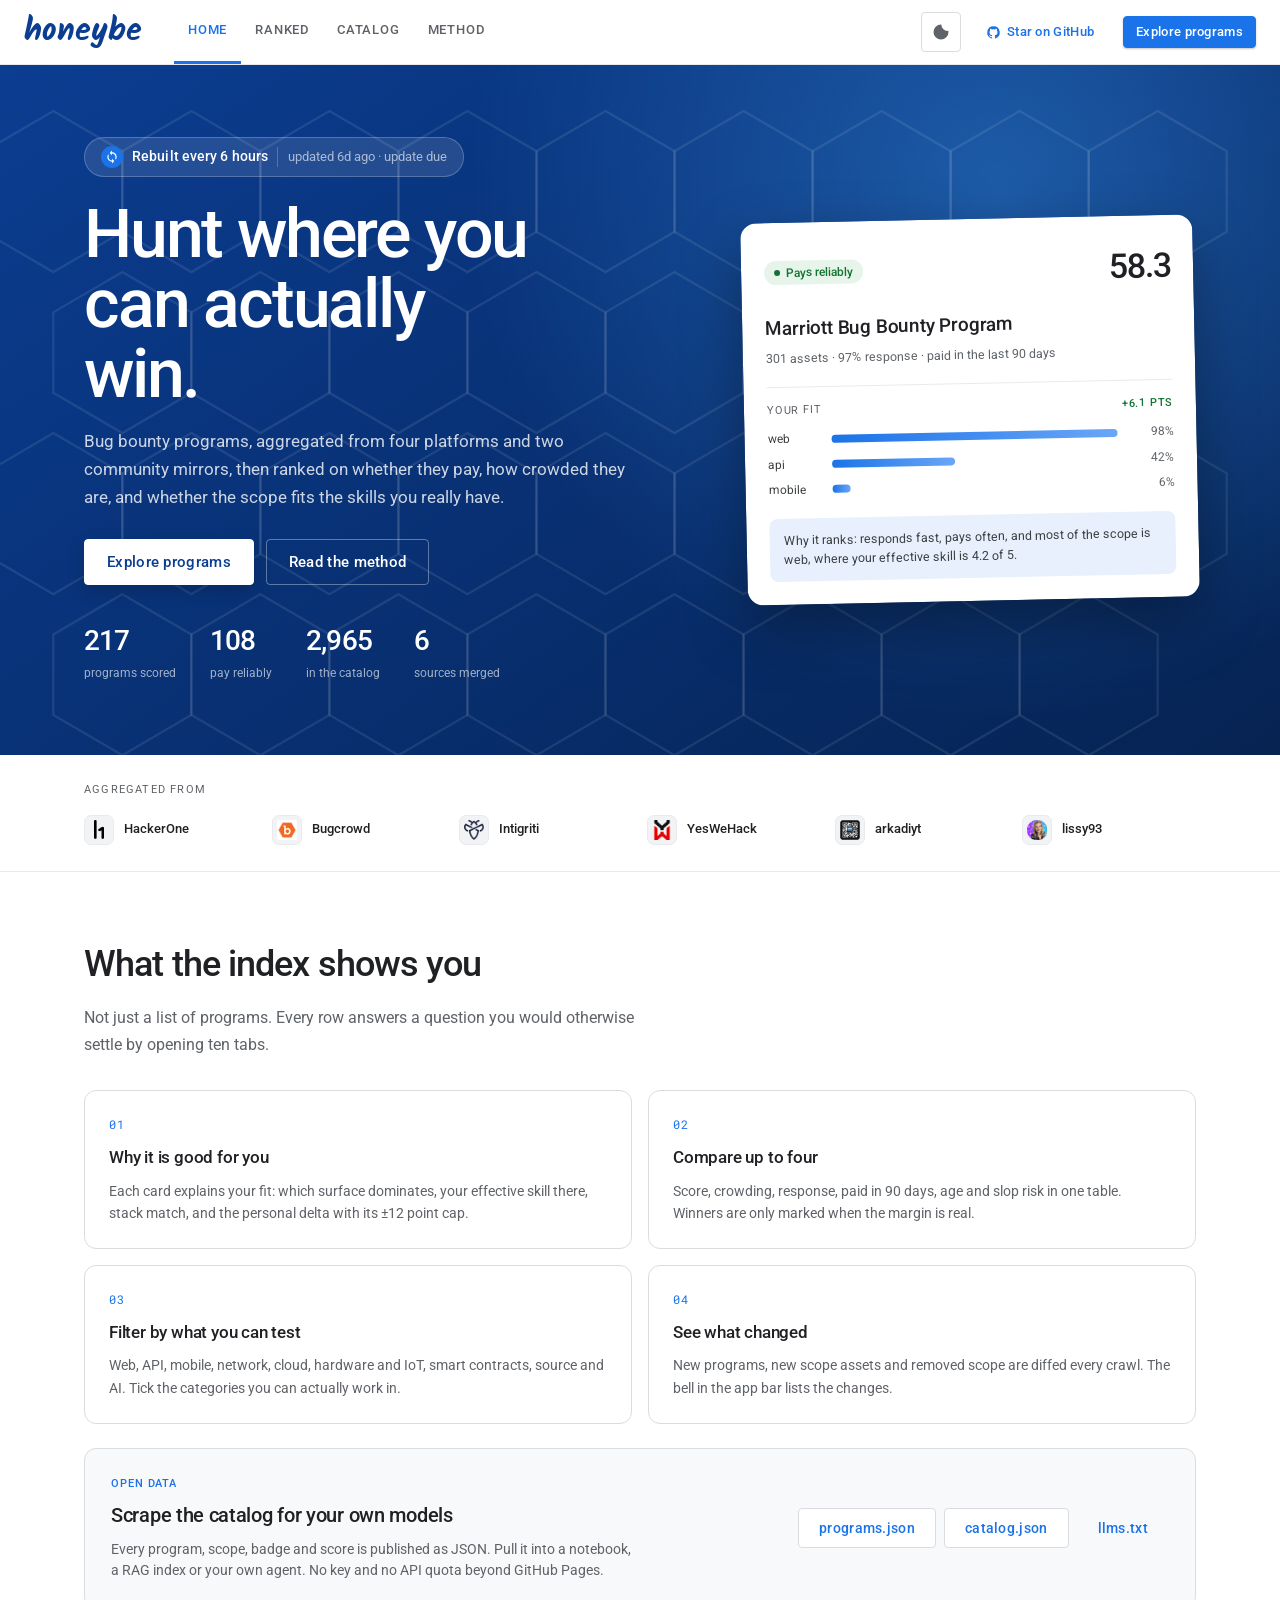
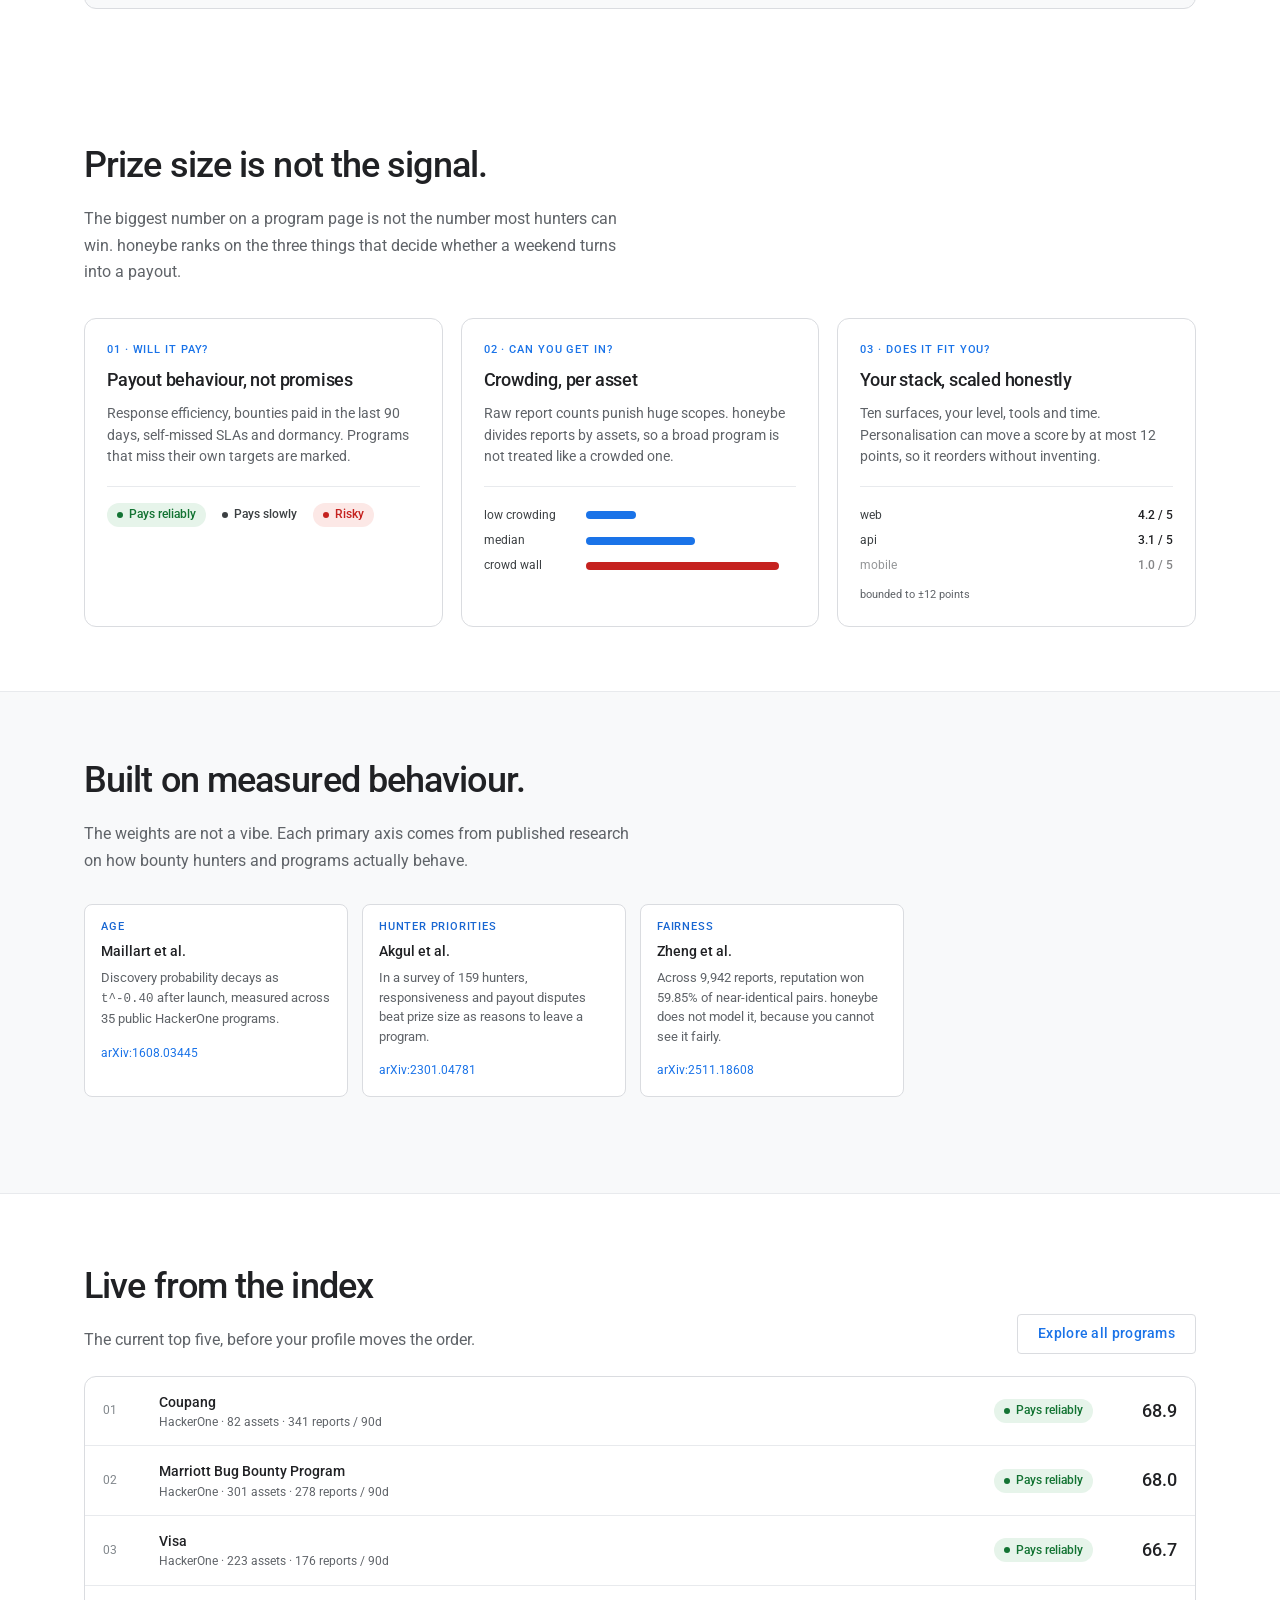
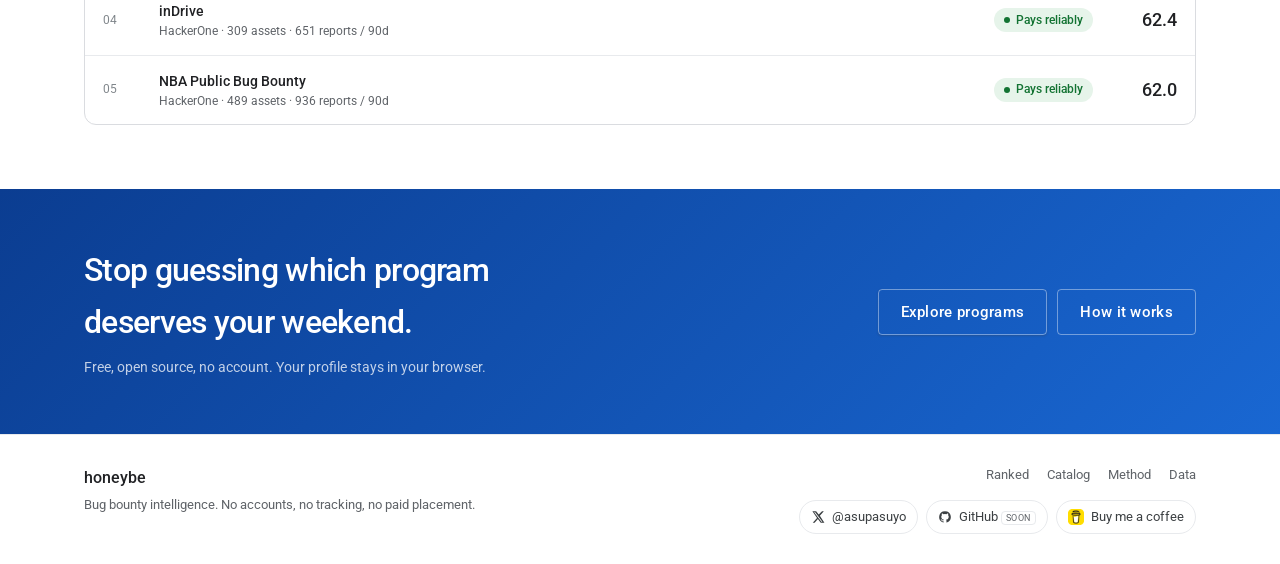
<file: public/index.html>
<!doctype html>
<html lang="en">
  <head>
    <meta charset="utf-8" />
    <meta name="viewport" content="width=device-width, initial-scale=1" />
    <title>honeybe - bug bounty intelligence</title>
    <meta
      name="description"
      content="honeybe aggregates bug bounty programs from HackerOne, Bugcrowd, Intigriti and YesWeHack, then ranks them on payout reliability, crowding and your own stack."
    />
    <link rel="canonical" href="https://honeybe.tech/" />
    <meta property="og:type" content="website" />
    <meta property="og:site_name" content="honeybe" />
    <meta property="og:title" content="honeybe - bug bounty intelligence" />
    <meta
      property="og:description"
      content="honeybe aggregates bug bounty programs from HackerOne, Bugcrowd, Intigriti and YesWeHack, then ranks them on payout reliability, crowding and your own stack."
    />
    <meta property="og:url" content="https://honeybe.tech/" />
    <link rel="preconnect" href="https://fonts.googleapis.com" />
    <link rel="preconnect" href="https://fonts.gstatic.com" crossorigin />
    <link
      href="https://fonts.googleapis.com/css2?family=Kalam:wght@700&family=Roboto:wght@300;400;500;700&family=Roboto+Mono:wght@400;500&display=swap"
      rel="stylesheet"
    />
    <link rel="stylesheet" href="styles.css" />
    <link rel="icon" type="image/svg+xml" href="favicon.svg" />
    <script>
      (function () {
        try {
          var q = new URLSearchParams(window.location.search).get("theme");
          var t = q || localStorage.getItem("honeybee.theme");
          if (!t)
            t = window.matchMedia("(prefers-color-scheme: dark)").matches
              ? "dark"
              : "light";
          if (t === "dark" || t === "light")
            document.documentElement.setAttribute("data-theme", t);
        } catch (e) {}
      })();
    </script>
  </head>
  <body class="page-home">
    <header class="appbar home-bar">
      <div class="appbar-inner">
        <a class="brand" href="index.html">
          <span class="brand-name">honeybe</span>
        </a>

        <nav class="appnav" aria-label="Sections">
          <a class="appnav-link active" href="index.html">Home</a>
          <a class="appnav-link" href="app.html">Ranked</a>
          <a class="appnav-link" href="app.html#catalog">Catalog</a>
          <a class="appnav-link" href="method.html">Method</a>
        </nav>

        <div class="spacer"></div>

        <button
          class="icon-btn theme-toggle"
          data-theme-toggle
          aria-label="Switch colour theme"
          title="Switch colour theme"
        >
          <svg class="ic icon-moon" viewBox="0 0 24 24" aria-hidden="true">
            <path
              d="M12 3a9 9 0 1 0 9 9c0-.46-.04-.92-.1-1.36A7.5 7.5 0 0 1 12.36 3.1c-.12-.03-.24-.05-.36-.08z"
            />
          </svg>
          <svg class="ic icon-sun" viewBox="0 0 24 24" aria-hidden="true">
            <path
              d="M12 7a5 5 0 1 0 0 10 5 5 0 0 0 0-10zm0-5v3m0 14v3M2 12h3m14 0h3M4.9 4.9l2.1 2.1m10 10 2.1 2.1M4.9 19.1l2.1-2.1m10-10 2.1-2.1"
              stroke="currentColor"
              stroke-width="1.8"
              fill="none"
              stroke-linecap="round"
            />
          </svg>
        </button>
        <a
          class="btn ghost sm star-btn"
          href="https://github.com/asucodes/honeybe"
          target="_blank"
          rel="noopener"
          title="Star honeybe on GitHub"
        >
          <svg class="ic" viewBox="0 0 24 24" aria-hidden="true">
            <path
              d="M12 2a10 10 0 0 0-3.16 19.49c.5.09.68-.22.68-.48v-1.7c-2.78.6-3.37-1.34-3.37-1.34-.45-1.16-1.11-1.47-1.11-1.47-.9-.62.07-.61.07-.61 1 .07 1.53 1.03 1.53 1.03.89 1.52 2.34 1.08 2.91.83.09-.65.35-1.09.63-1.34-2.22-.25-4.56-1.11-4.56-4.94 0-1.09.39-1.98 1.03-2.68-.1-.25-.45-1.27.1-2.65 0 0 .84-.27 2.75 1.02a9.6 9.6 0 0 1 5 0c1.91-1.29 2.75-1.02 2.75-1.02.55 1.38.2 2.4.1 2.65.64.7 1.03 1.59 1.03 2.68 0 3.84-2.34 4.68-4.57 4.93.36.31.68.92.68 1.85V21c0 .27.18.58.69.48A10 10 0 0 0 12 2z"
            />
          </svg>
          <span class="star-label">Star on GitHub</span>
        </a>
        <a class="btn primary sm home-explore" href="app.html"
          >Explore programs</a
        >
      </div>
    </header>

    <main>
      <section class="home-hero">
        <div class="hero-hive" aria-hidden="true">
          <svg viewBox="0 0 1200 600" preserveAspectRatio="xMidYMid slice">
            <g
              fill="none"
              stroke="#ffffff"
              stroke-opacity="0.09"
              stroke-width="2"
            >
              <polygon points="90,40 150,75 150,145 90,180 30,145 30,75" />
              <polygon points="210,40 270,75 270,145 210,180 150,145 150,75" />
              <polygon points="330,40 390,75 390,145 330,180 270,145 270,75" />
              <polygon points="450,40 510,75 510,145 450,180 390,145 390,75" />
              <polygon points="570,40 630,75 630,145 570,180 510,145 510,75" />
              <polygon points="690,40 750,75 750,145 690,180 630,145 630,75" />
              <polygon points="810,40 870,75 870,145 810,180 750,145 750,75" />
              <polygon points="930,40 990,75 990,145 930,180 870,145 870,75" />
              <polygon
                points="1050,40 1110,75 1110,145 1050,180 990,145 990,75"
              />
              <polygon points="150,180 210,215 210,285 150,320 90,285 90,215" />
              <polygon
                points="270,180 330,215 330,285 270,320 210,285 210,215"
              />
              <polygon
                points="390,180 450,215 450,285 390,320 330,285 330,215"
              />
              <polygon
                points="510,180 570,215 570,285 510,320 450,285 450,215"
              />
              <polygon
                points="630,180 690,215 690,285 630,320 570,285 570,215"
              />
              <polygon
                points="750,180 810,215 810,285 750,320 690,285 690,215"
              />
              <polygon
                points="870,180 930,215 930,285 870,320 810,285 810,215"
              />
              <polygon
                points="990,180 1050,215 1050,285 990,320 930,285 930,215"
              />
              <polygon points="90,320 150,355 150,425 90,460 30,425 30,355" />
              <polygon
                points="210,320 270,355 270,425 210,460 150,425 150,355"
              />
              <polygon
                points="330,320 390,355 390,425 330,460 270,425 270,355"
              />
              <polygon
                points="450,320 510,355 510,425 450,460 390,425 390,355"
              />
              <polygon
                points="570,320 630,355 630,425 570,460 510,425 510,355"
              />
              <polygon
                points="690,320 750,355 750,425 690,460 630,425 630,355"
              />
              <polygon
                points="810,320 870,355 870,425 810,460 750,425 750,355"
              />
              <polygon
                points="930,320 990,355 990,425 930,460 870,425 870,355"
              />
              <polygon
                points="1050,320 1110,355 1110,425 1050,460 990,425 990,355"
              />
              <polygon points="150,460 210,495 210,565 150,600 90,565 90,495" />
              <polygon
                points="270,460 330,495 330,565 270,600 210,565 210,495"
              />
              <polygon
                points="390,460 450,495 450,565 390,600 330,565 330,495"
              />
              <polygon
                points="510,460 570,495 570,565 510,600 450,565 450,495"
              />
              <polygon
                points="630,460 690,495 690,565 630,600 570,565 570,495"
              />
              <polygon
                points="750,460 810,495 810,565 750,600 690,565 690,495"
              />
              <polygon
                points="870,460 930,495 930,565 870,600 810,565 810,495"
              />
              <polygon
                points="990,460 1050,495 1050,565 990,600 930,565 930,495"
              />
            </g>
          </svg>
        </div>
        <div class="wrap hero-inner">
          <div class="hero-copy">
            <div class="refresh-badge">
              <span class="refresh-ic" aria-hidden="true">
                <svg viewBox="0 0 24 24">
                  <path
                    d="M12 4V1L8 5l4 4V6c3.31 0 6 2.69 6 6 0 1.01-.25 1.97-.7 2.8l1.46 1.46A7.93 7.93 0 0 0 20 12c0-4.42-3.58-8-8-8zm0 14c-3.31 0-6-2.69-6-6 0-1.01.25-1.97.7-2.8L5.24 7.74A7.93 7.93 0 0 0 4 12c0 4.42 3.58 8 8 8v3l4-4-4-4v3z"
                  />
                </svg>
              </span>
              <b>Rebuilt every 6 hours</b>
              <span id="home-refresh">checking the last crawl</span>
            </div>
            <h1>Hunt where you can actually win.</h1>
            <p class="hero-sub">
              Bug bounty programs, aggregated from four platforms and two
              community mirrors, then ranked on whether they pay, how crowded
              they are, and whether the scope fits the skills you really have.
            </p>
            <div class="hero-cta">
              <a class="btn primary lg" href="app.html">Explore programs</a>
              <a class="btn lg hero-ghost" href="method.html"
                >Read the method</a
              >
            </div>
            <div class="hero-stats">
              <div>
                <b id="home-scored">221</b>
                <span>programs scored</span>
              </div>
              <div>
                <b id="home-paid">100</b>
                <span>pay reliably</span>
              </div>
              <div>
                <b id="home-catalog">2,954</b>
                <span>in the catalog</span>
              </div>
              <div>
                <b id="home-sources">6</b>
                <span>sources merged</span>
              </div>
            </div>
          </div>

          <div class="hero-art">
            <div class="mock-card">
              <div class="mock-top">
                <span class="badge green"
                  ><span class="dot"></span>Pays reliably</span
                >
                <span class="mock-score">58.3</span>
              </div>
              <div class="mock-name">Marriott Bug Bounty Program</div>
              <div class="mock-sub">
                301 assets · 97% response · paid in the last 90 days
              </div>
              <div class="mock-fit">
                <div class="mock-fit-head">
                  <span>Your fit</span>
                  <b>+6.1 pts</b>
                </div>
                <div class="mock-line">
                  <span>web</span><i style="width: 98%"></i><em>98%</em>
                </div>
                <div class="mock-line">
                  <span>api</span><i style="width: 42%"></i><em>42%</em>
                </div>
                <div class="mock-line">
                  <span>mobile</span><i style="width: 6%"></i><em>6%</em>
                </div>
              </div>
              <div class="mock-why">
                Why it ranks: responds fast, pays often, and most of the scope
                is web, where your effective skill is 4.2 of 5.
              </div>
            </div>
          </div>
        </div>
      </section>

      <section class="home-sources">
        <div class="wrap">
          <p class="sources-label">Aggregated from</p>
          <div class="source-row">
            <span class="source">
              <img src="logos/hackerone.png" alt="HackerOne" />
              <b>HackerOne</b>
            </span>
            <span class="source">
              <img src="logos/bugcrowd.png" alt="Bugcrowd" />
              <b>Bugcrowd</b>
            </span>
            <span class="source">
              <img src="logos/intigriti.png" alt="Intigriti" />
              <b>Intigriti</b>
            </span>
            <span class="source">
              <img src="logos/yeswehack.png" alt="YesWeHack" />
              <b>YesWeHack</b>
            </span>
            <span class="source">
              <img src="logos/arkadiyt.png" alt="arkadiyt" />
              <b>arkadiyt</b>
            </span>
            <span class="source">
              <img src="logos/lissy93.png" alt="lissy93" />
              <b>lissy93</b>
            </span>
          </div>
        </div>
      </section>

      <section class="wrap section features-section" id="features">
        <h2 class="section-title">What the index shows you</h2>
        <p class="section-lede">
          Not just a list of programs. Every row answers a question you would
          otherwise settle by opening ten tabs.
        </p>
        <div class="feature-grid">
          <article class="feature">
            <div class="feature-num">01</div>
            <h3>Why it is good for you</h3>
            <p>
              Each card explains your fit: which surface dominates, your
              effective skill there, stack match, and the personal delta with
              its ±12 point cap.
            </p>
          </article>
          <article class="feature">
            <div class="feature-num">02</div>
            <h3>Compare up to four</h3>
            <p>
              Score, crowding, response, paid in 90 days, age and slop risk in
              one table. Winners are only marked when the margin is real.
            </p>
          </article>
          <article class="feature">
            <div class="feature-num">03</div>
            <h3>Filter by what you can test</h3>
            <p>
              Web, API, mobile, network, cloud, hardware and IoT, smart
              contracts, source and AI. Tick the categories you can actually
              work in.
            </p>
          </article>
          <article class="feature">
            <div class="feature-num">04</div>
            <h3>See what changed</h3>
            <p>
              New programs, new scope assets and removed scope are diffed every
              crawl. The bell in the app bar lists the changes.
            </p>
          </article>
        </div>

        <div class="dataset-band">
          <div>
            <div class="dataset-kicker">Open data</div>
            <h3>Scrape the catalog for your own models</h3>
            <p>
              Every program, scope, badge and score is published as JSON. Pull
              it into a notebook, a RAG index or your own agent. No key and no
              API quota beyond GitHub Pages.
            </p>
          </div>
          <div class="dataset-links">
            <a class="btn" href="data/programs.json" download>programs.json</a>
            <a class="btn" href="data/catalog.json" download>catalog.json</a>
            <a class="btn ghost" href="llms.txt">llms.txt</a>
          </div>
        </div>
      </section>

      <section class="wrap section">
        <h2 class="section-title">Prize size is not the signal.</h2>
        <p class="section-lede">
          The biggest number on a program page is not the number most hunters
          can win. honeybe ranks on the three things that decide whether a
          weekend turns into a payout.
        </p>
        <div class="solve-grid">
          <article class="solve-card">
            <div class="solve-kicker">01 · Will it pay?</div>
            <h3>Payout behaviour, not promises</h3>
            <p>
              Response efficiency, bounties paid in the last 90 days,
              self-missed SLAs and dormancy. Programs that miss their own
              targets are marked.
            </p>
            <div class="solve-ui badges-ui">
              <span class="badge green"
                ><span class="dot"></span>Pays reliably</span
              >
              <span class="badge amber"
                ><span class="dot"></span>Pays slowly</span
              >
              <span class="badge red"><span class="dot"></span>Risky</span>
            </div>
          </article>
          <article class="solve-card">
            <div class="solve-kicker">02 · Can you get in?</div>
            <h3>Crowding, per asset</h3>
            <p>
              Raw report counts punish huge scopes. honeybe divides reports by
              assets, so a broad program is not treated like a crowded one.
            </p>
            <div class="solve-ui bars-ui">
              <div><span>low crowding</span><i style="width: 24%"></i></div>
              <div><span>median</span><i style="width: 52%"></i></div>
              <div>
                <span>crowd wall</span><i style="width: 92%" class="hot"></i>
              </div>
            </div>
          </article>
          <article class="solve-card">
            <div class="solve-kicker">03 · Does it fit you?</div>
            <h3>Your stack, scaled honestly</h3>
            <p>
              Ten surfaces, your level, tools and time. Personalisation can move
              a score by at most 12 points, so it reorders without inventing.
            </p>
            <div class="solve-ui fit-ui">
              <div class="fit-row"><span>web</span><b>4.2 / 5</b></div>
              <div class="fit-row"><span>api</span><b>3.1 / 5</b></div>
              <div class="fit-row dim"><span>mobile</span><b>1.0 / 5</b></div>
              <div class="fit-cap">bounded to ±12 points</div>
            </div>
          </article>
        </div>
      </section>

      <section class="research-band">
        <div class="wrap">
          <h2 class="section-title">Built on measured behaviour.</h2>
          <p class="section-lede">
            The weights are not a vibe. Each primary axis comes from published
            research on how bounty hunters and programs actually behave.
          </p>
          <div class="research-grid home-research">
            <article class="research">
              <div class="research-tag">Age</div>
              <h4>Maillart et al.</h4>
              <p>
                Discovery probability decays as <code>t^-0.40</code> after
                launch, measured across 35 public HackerOne programs.
              </p>
              <a
                href="https://arxiv.org/abs/1608.03445"
                target="_blank"
                rel="noopener"
                >arXiv:1608.03445</a
              >
            </article>
            <article class="research">
              <div class="research-tag">Hunter priorities</div>
              <h4>Akgul et al.</h4>
              <p>
                In a survey of 159 hunters, responsiveness and payout disputes
                beat prize size as reasons to leave a program.
              </p>
              <a
                href="https://arxiv.org/abs/2301.04781"
                target="_blank"
                rel="noopener"
                >arXiv:2301.04781</a
              >
            </article>
            <article class="research">
              <div class="research-tag">Fairness</div>
              <h4>Zheng et al.</h4>
              <p>
                Across 9,942 reports, reputation won 59.85% of near-identical
                pairs. honeybe does not model it, because you cannot see it
                fairly.
              </p>
              <a
                href="https://arxiv.org/abs/2511.18608"
                target="_blank"
                rel="noopener"
                >arXiv:2511.18608</a
              >
            </article>
          </div>
        </div>
      </section>

      <section class="wrap section">
        <div class="preview-head">
          <div>
            <h2 class="section-title">Live from the index</h2>
            <p class="section-lede">
              The current top five, before your profile moves the order.
            </p>
          </div>
          <a class="btn" href="app.html">Explore all programs</a>
        </div>
        <div class="preview-list" id="home-preview">
          <div class="preview-row skeleton"><span></span><span></span></div>
          <div class="preview-row skeleton"><span></span><span></span></div>
          <div class="preview-row skeleton"><span></span><span></span></div>
        </div>
      </section>

      <section class="cta-band">
        <div class="wrap cta-inner">
          <div>
            <h2>Stop guessing which program deserves your weekend.</h2>
            <p>
              Free, open source, no account. Your profile stays in your browser.
            </p>
          </div>
          <div class="cta-actions">
            <a class="btn primary lg" href="app.html">Explore programs</a>
            <a class="btn lg" href="method.html">How it works</a>
          </div>
        </div>
      </section>
    </main>

    <footer class="site-foot">
      <div class="site-foot-inner">
        <div class="foot-brand">
          <b>honeybe</b>
          <p>
            Bug bounty intelligence. No accounts, no tracking, no paid
            placement.
          </p>
        </div>
        <div class="foot-side">
          <nav>
            <a href="app.html">Ranked</a>
            <a href="app.html#catalog">Catalog</a>
            <a href="method.html">Method</a>
            <a href="data/programs.json" download>Data</a>
          </nav>
          <div class="foot-social">
            <a
              class="social-link"
              href="https://x.com/asupasuyo"
              target="_blank"
              rel="noopener"
              title="X / Twitter"
            >
              <svg class="ic" viewBox="0 0 24 24" aria-hidden="true">
                <path
                  d="M18.9 2H22l-6.8 7.8L23 22h-6.3l-4.9-6.4L6.2 22H3l7.3-8.4L2.4 2h6.4l4.4 5.8L18.9 2zm-1.1 18h1.7L7.1 3.8H5.3L17.8 20z"
                />
              </svg>
              <span>@asupasuyo</span>
            </a>
            <a
              class="social-link"
              href="https://github.com/asucodes/honeybe"
              target="_blank"
              rel="noopener"
              title="GitHub repository"
            >
              <svg class="ic" viewBox="0 0 24 24" aria-hidden="true">
                <path
                  d="M12 2a10 10 0 0 0-3.16 19.49c.5.09.68-.22.68-.48v-1.7c-2.78.6-3.37-1.34-3.37-1.34-.45-1.16-1.11-1.47-1.11-1.47-.9-.62.07-.61.07-.61 1 .07 1.53 1.03 1.53 1.03.89 1.52 2.34 1.08 2.91.83.09-.65.35-1.09.63-1.34-2.22-.25-4.56-1.11-4.56-4.94 0-1.09.39-1.98 1.03-2.68-.1-.25-.45-1.27.1-2.65 0 0 .84-.27 2.75 1.02a9.6 9.6 0 0 1 5 0c1.91-1.29 2.75-1.02 2.75-1.02.55 1.38.2 2.4.1 2.65.64.7 1.03 1.59 1.03 2.68 0 3.84-2.34 4.68-4.57 4.93.36.31.68.92.68 1.85V21c0 .27.18.58.69.48A10 10 0 0 0 12 2z"
                />
              </svg>
              <span>GitHub <span class="soon">soon</span></span>
            </a>
            <a
              class="social-link bmc"
              href="https://buymeacoffee.com/onepetaflop"
              target="_blank"
              rel="noopener"
              title="Buy me a coffee"
            >
              <img src="logos/bmc.png" alt="" width="16" height="16" />
              <span>Buy me a coffee</span>
            </a>
          </div>
        </div>
      </div>
    </footer>

    <script src="theme.js"></script>
    <script src="home.js"></script>
  </body>
</html>
</file>
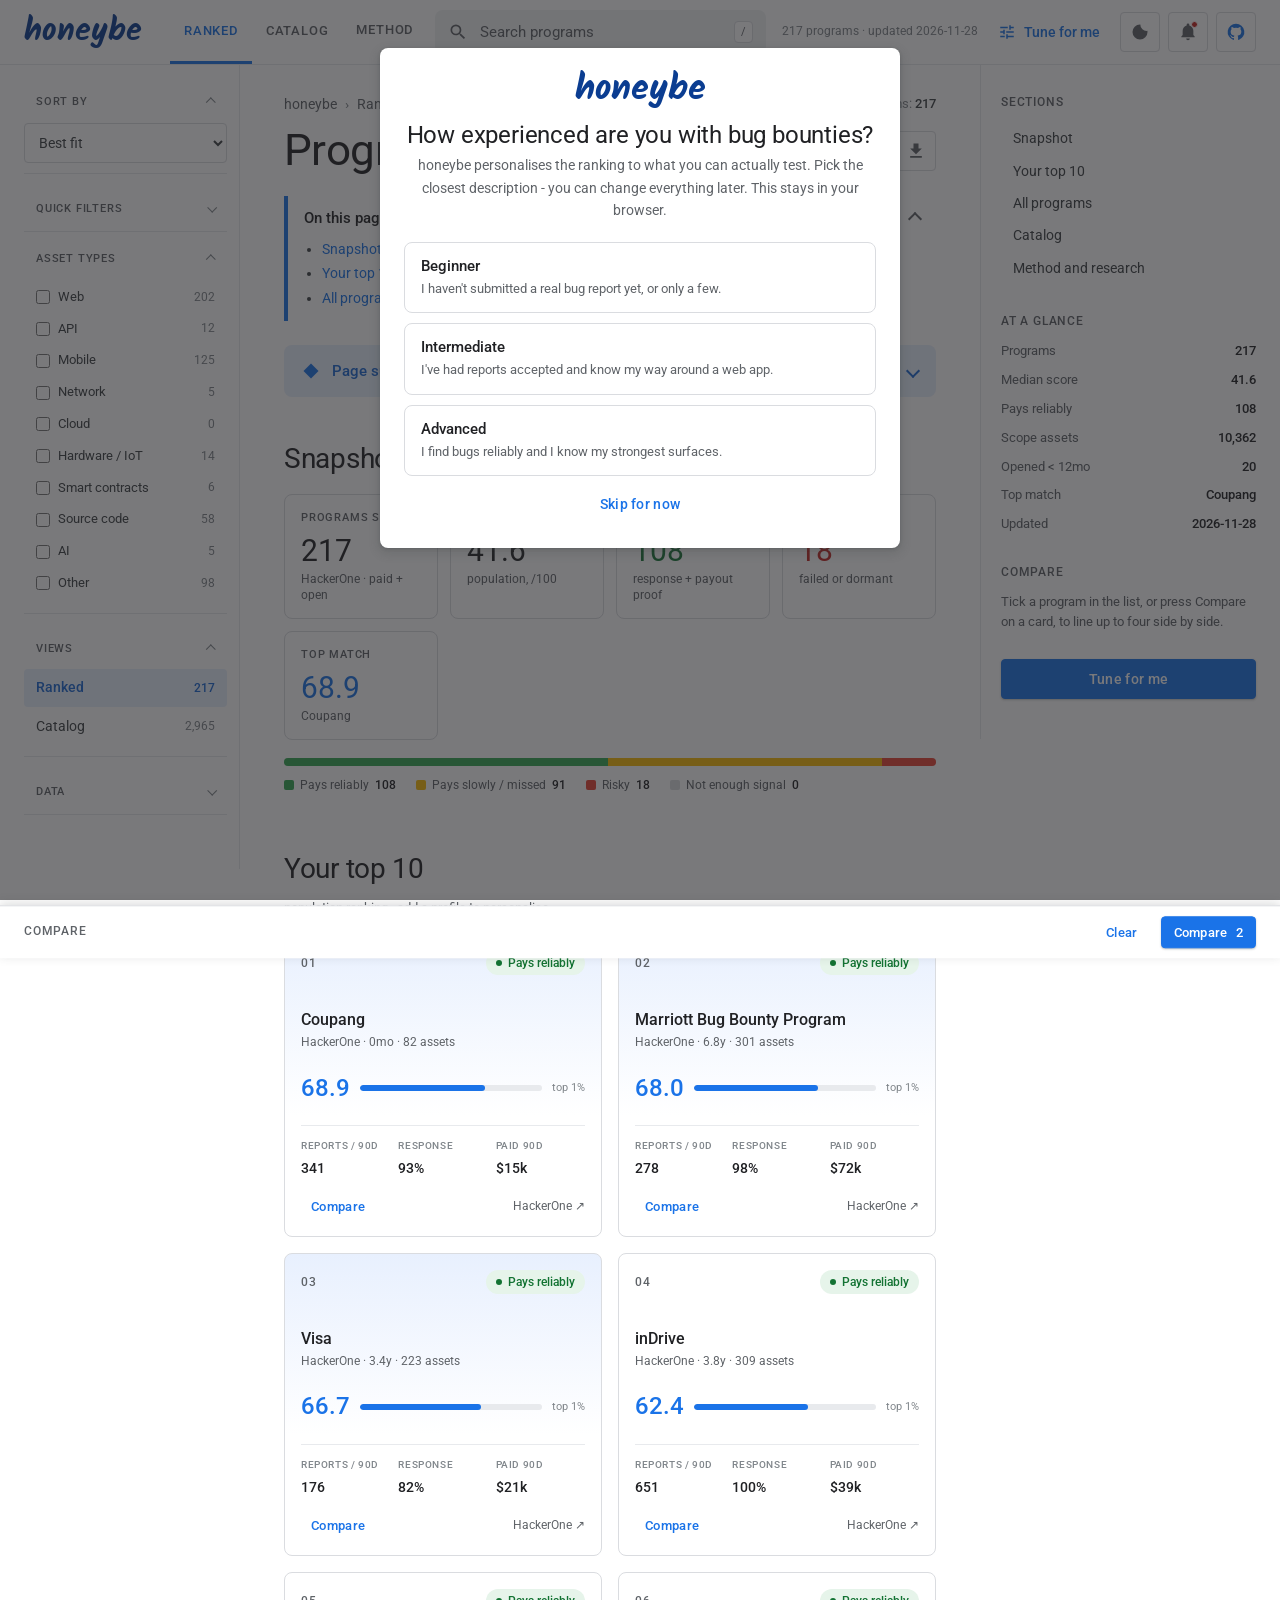
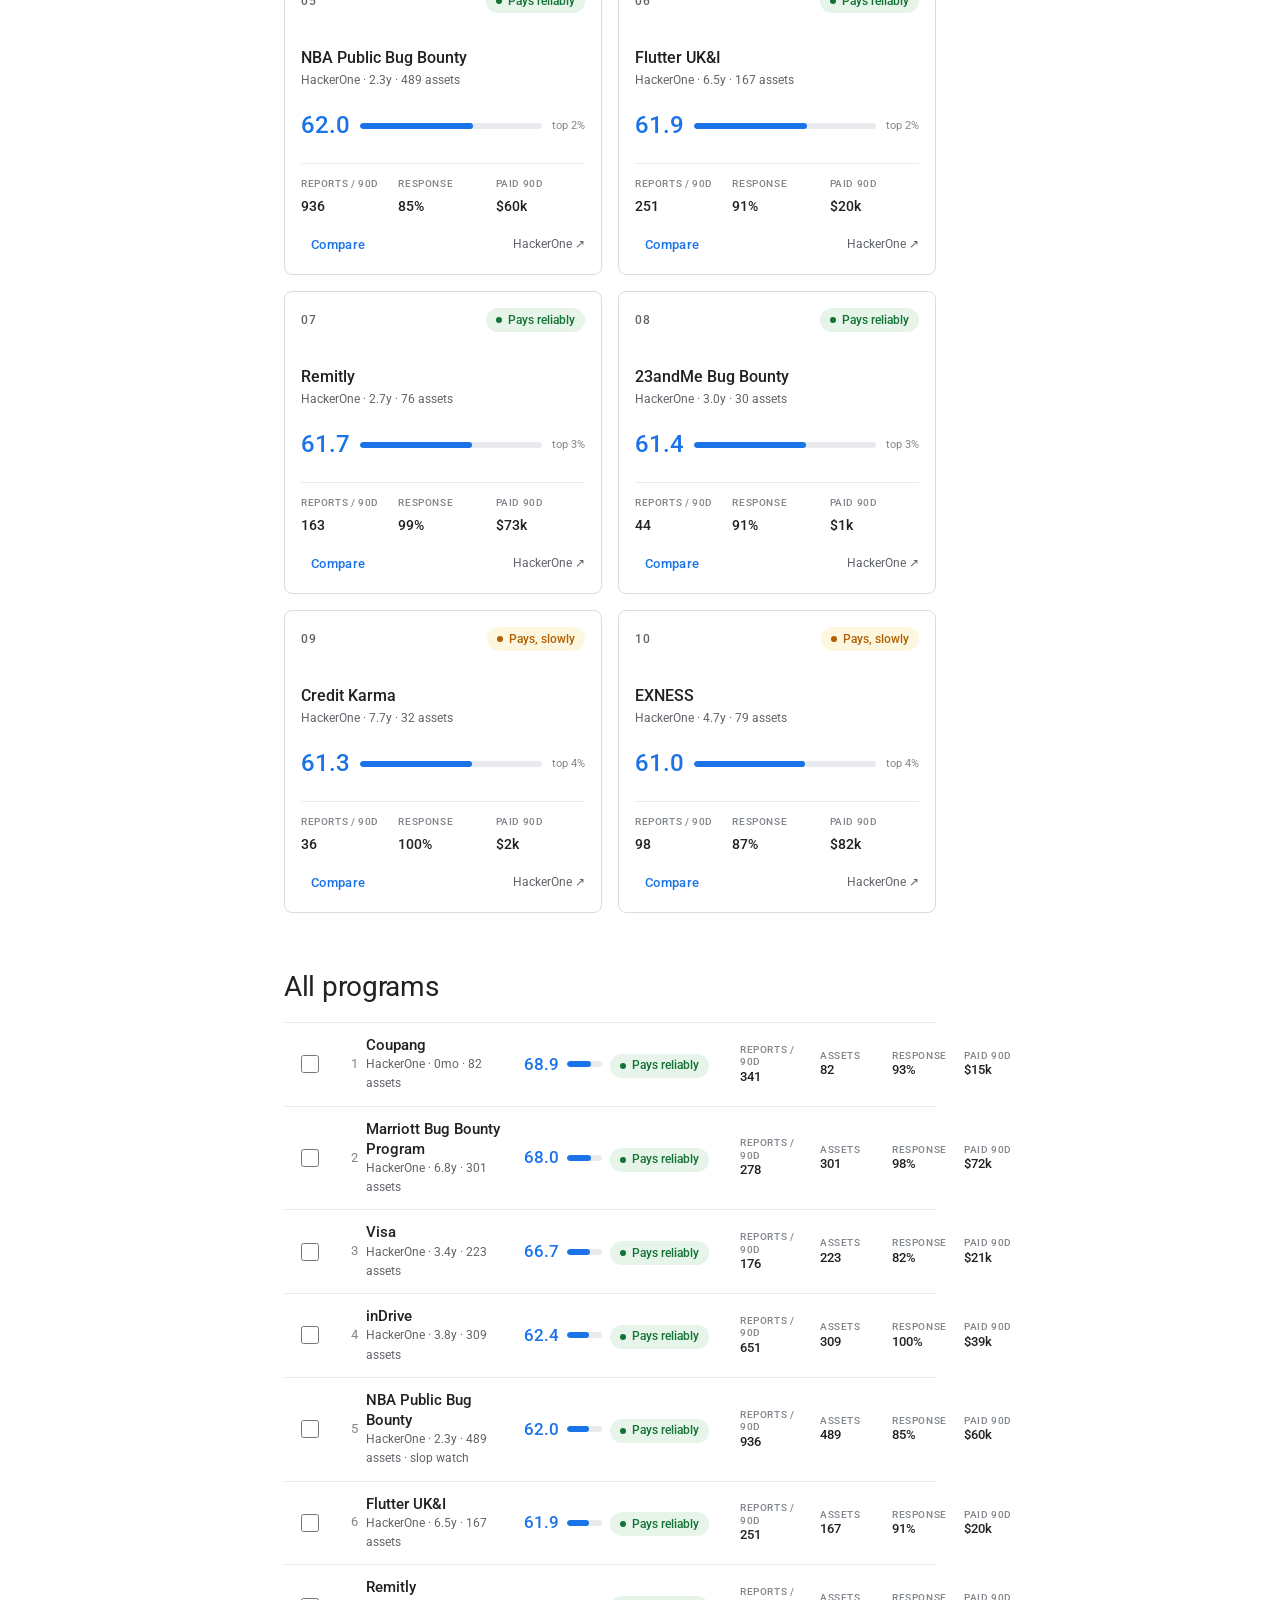
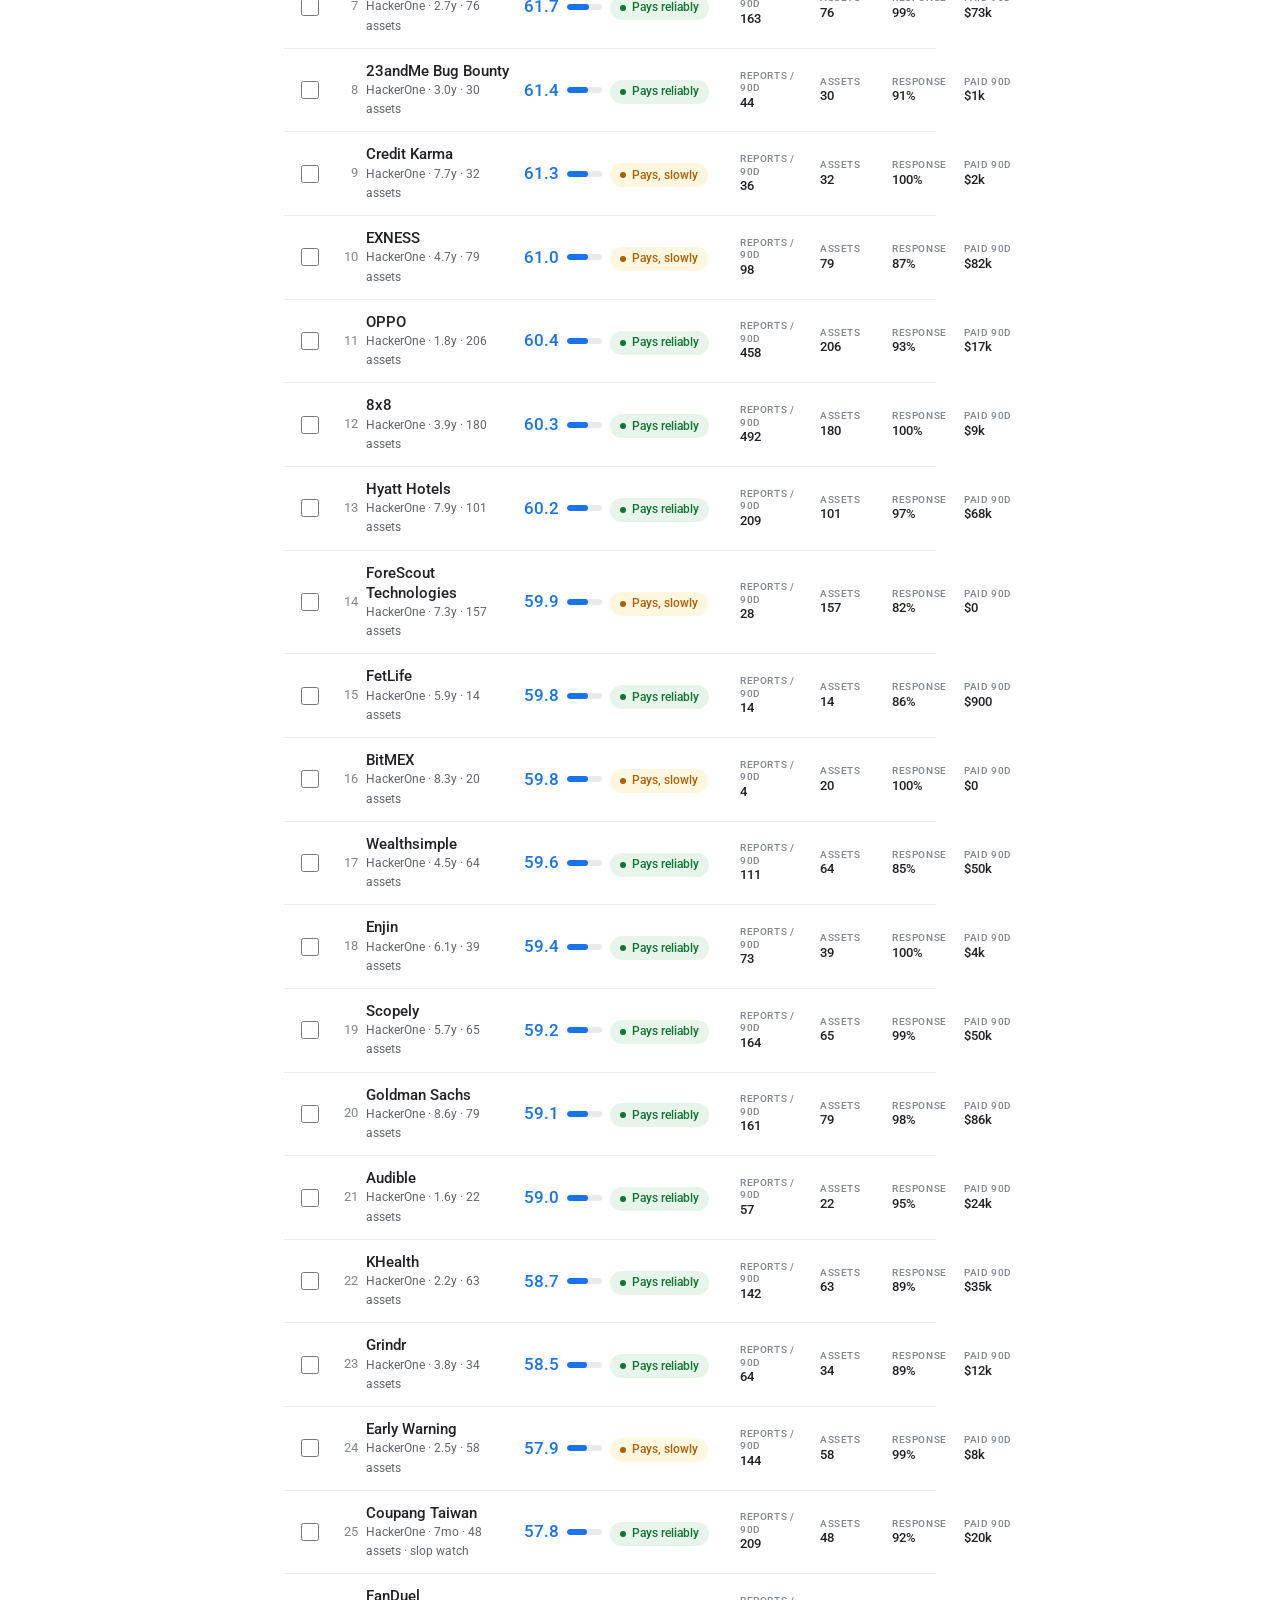
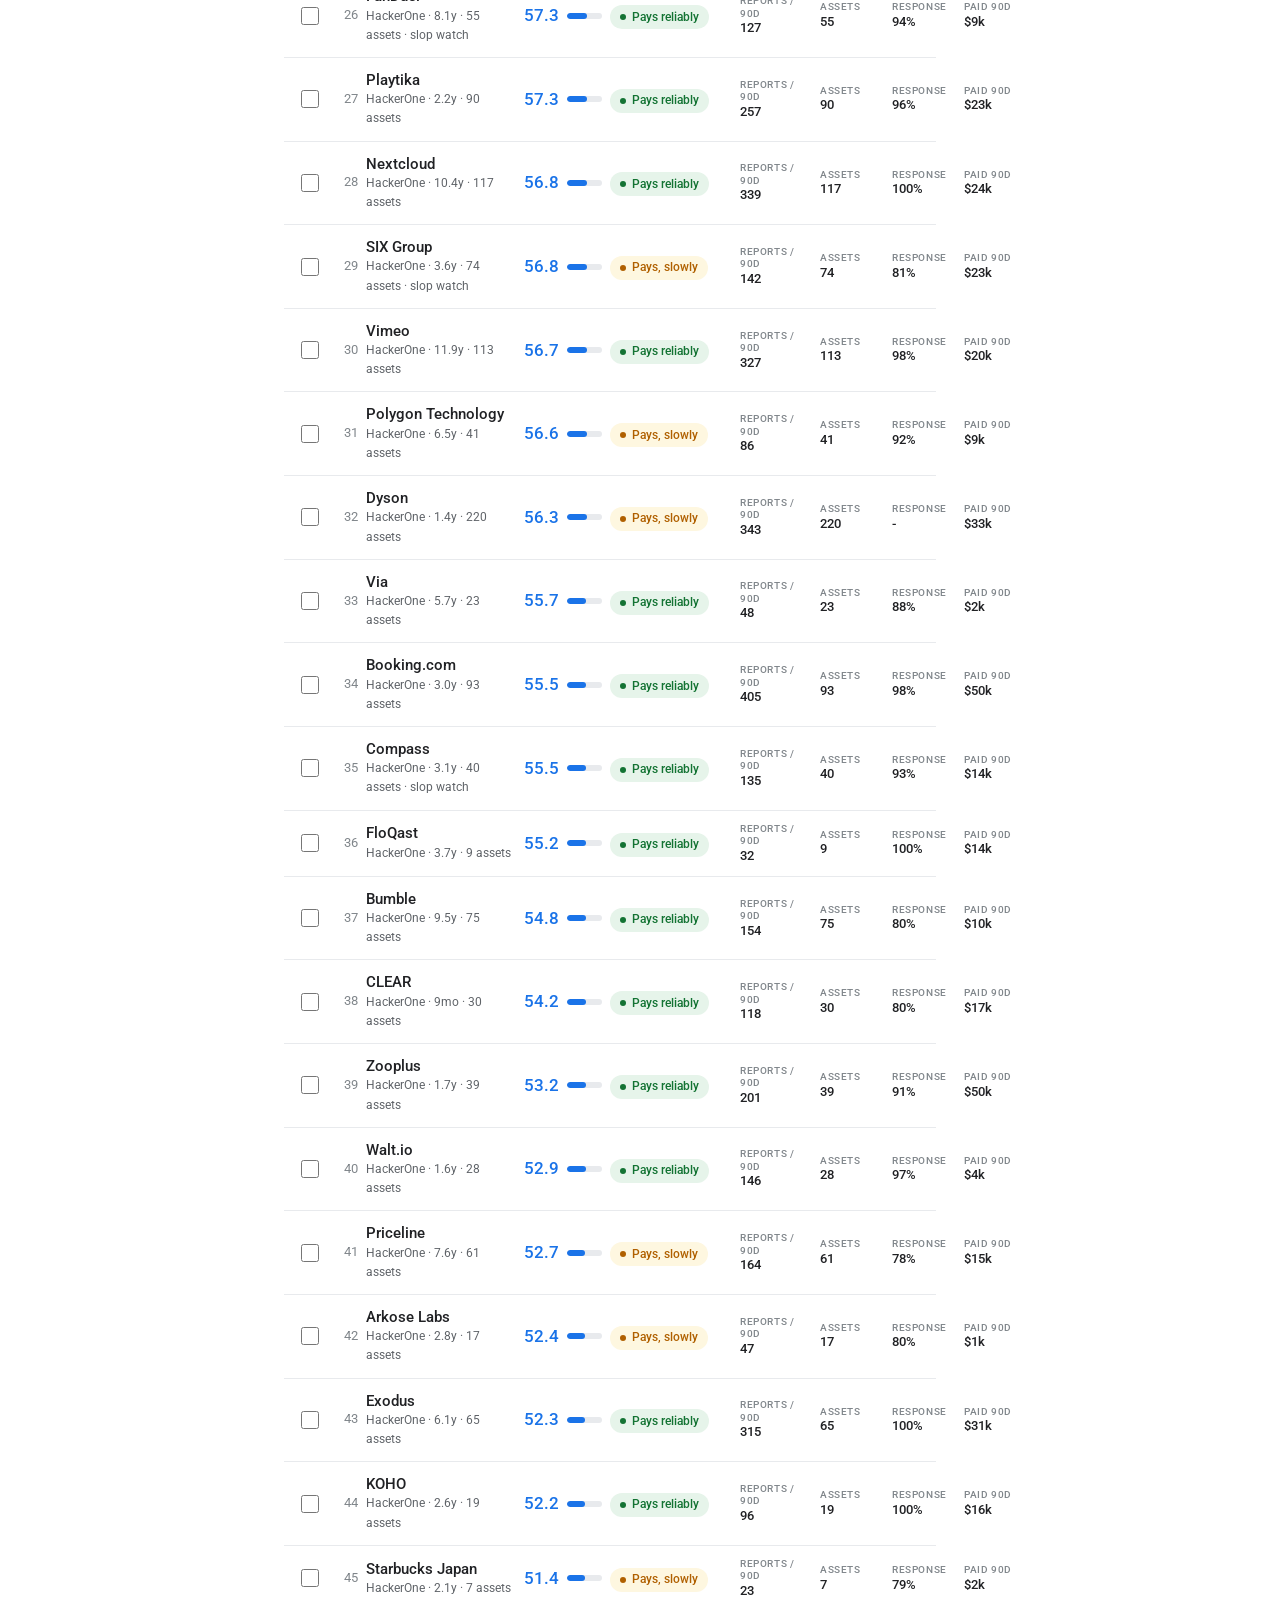
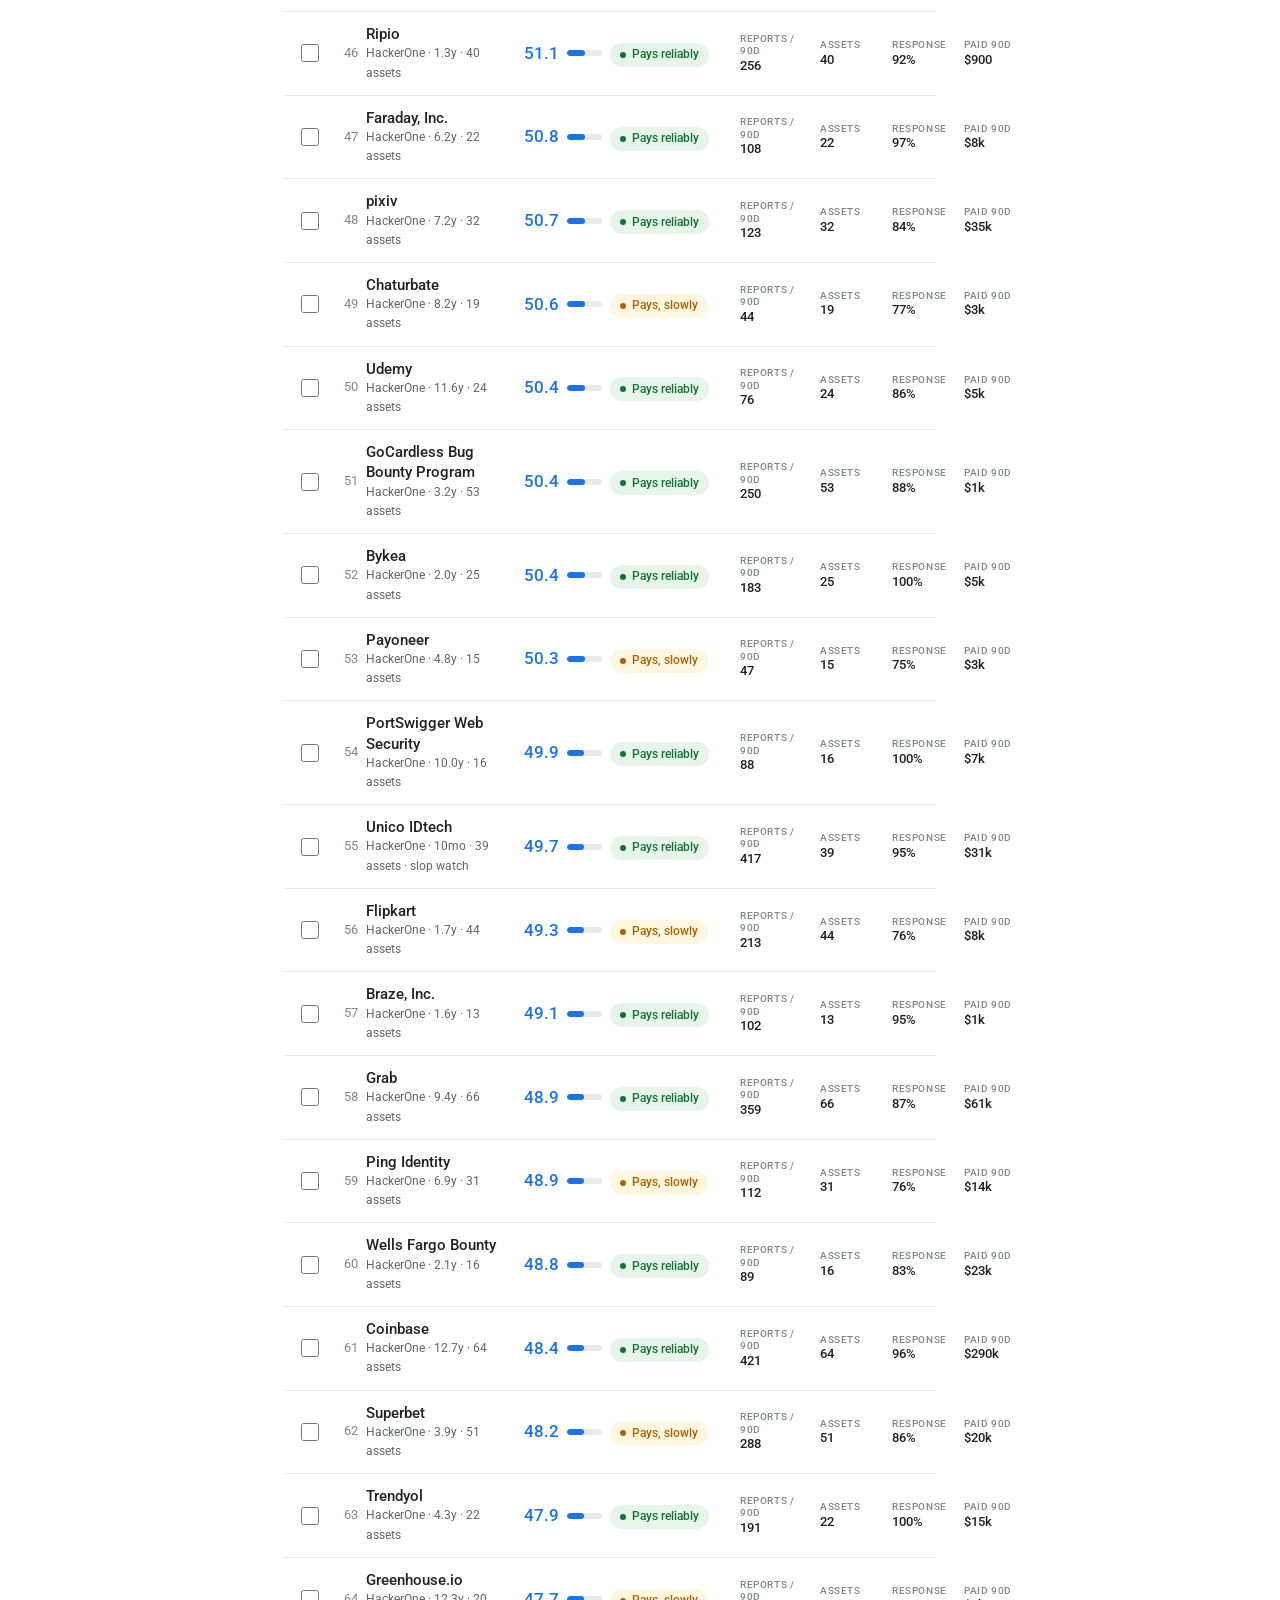
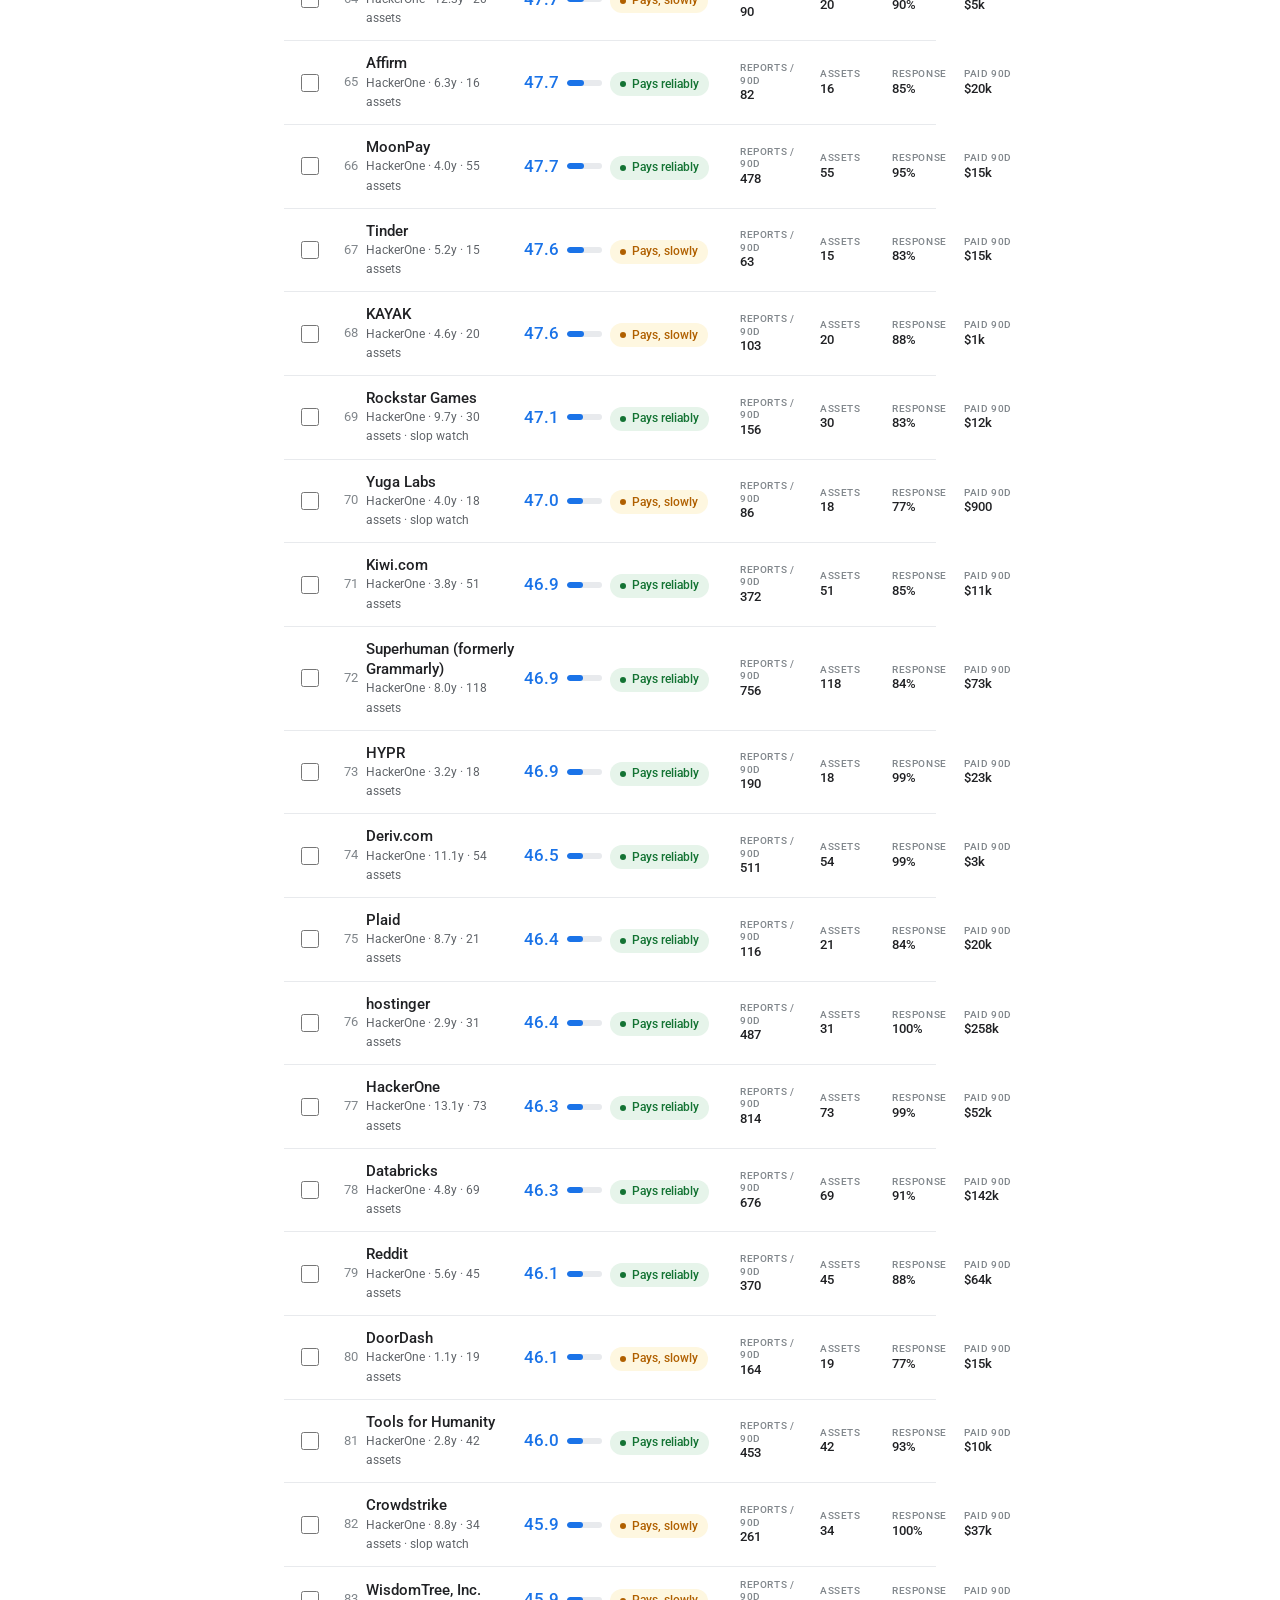
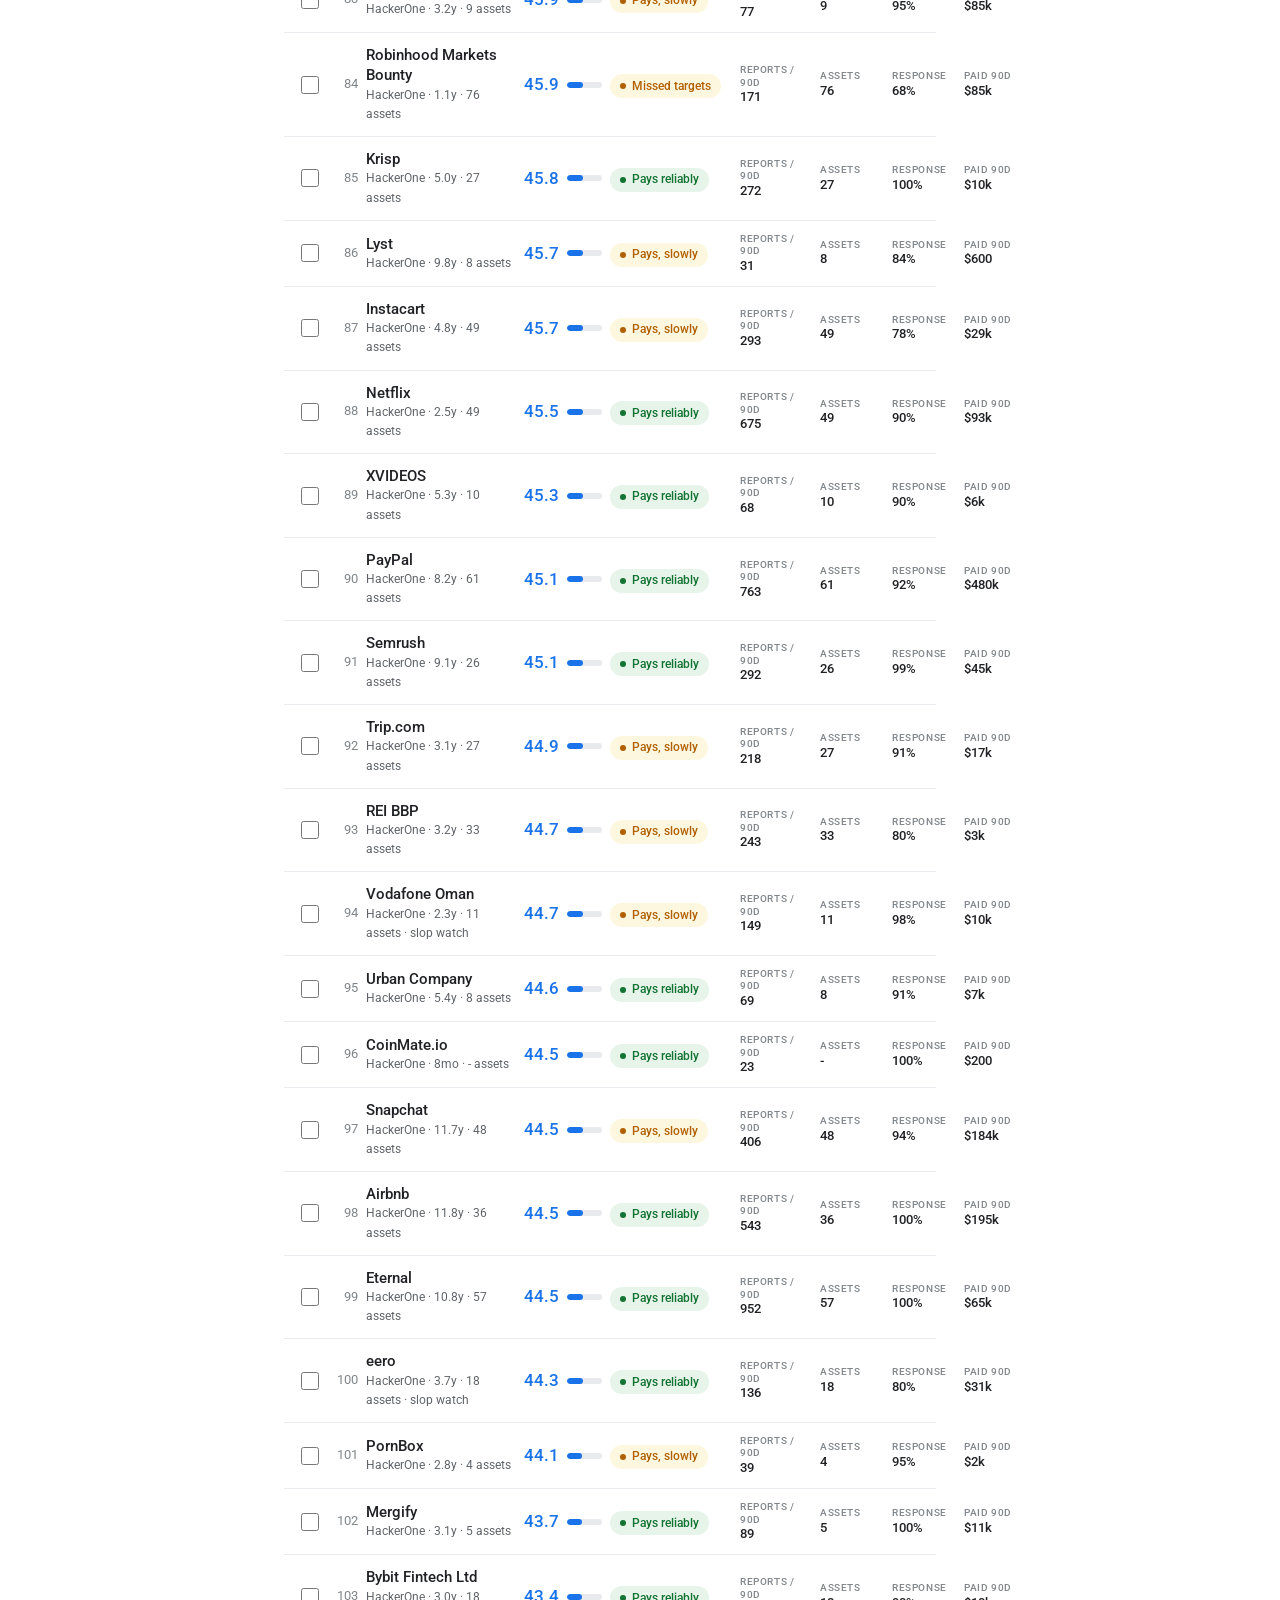
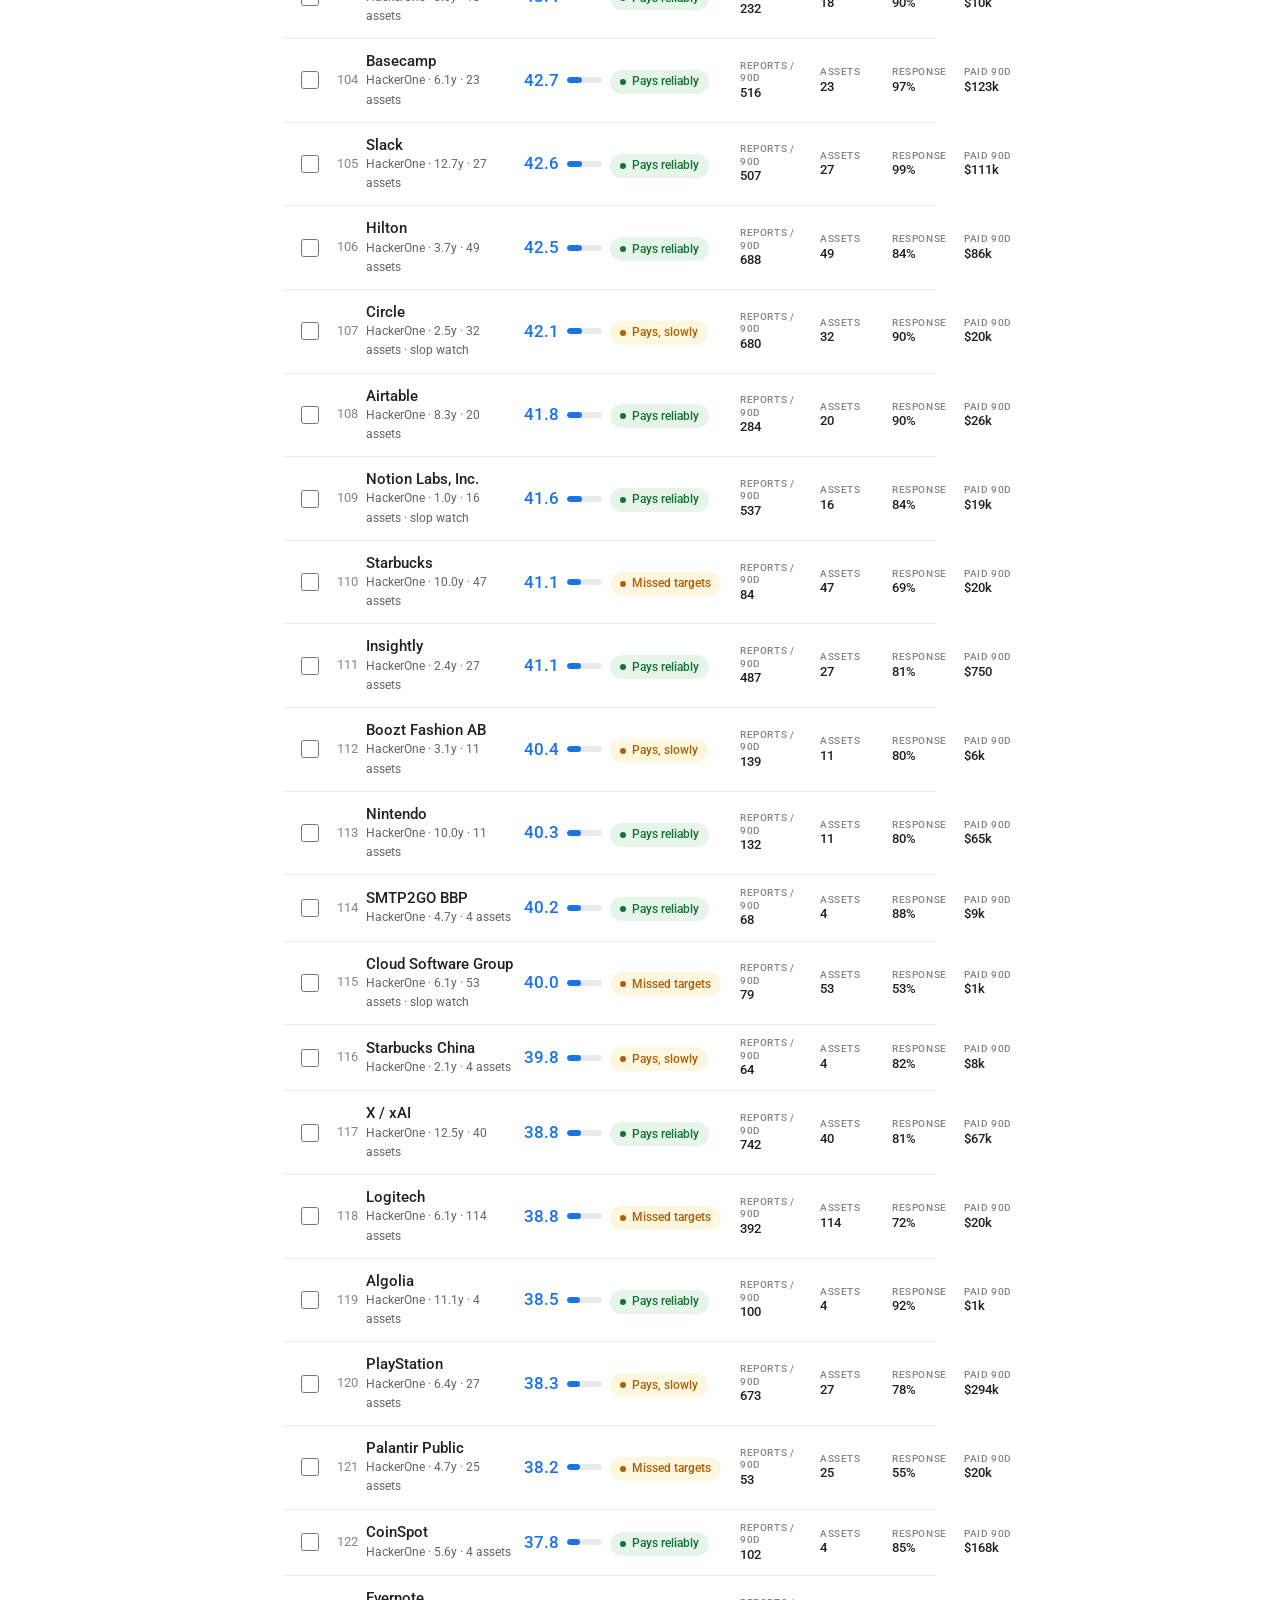
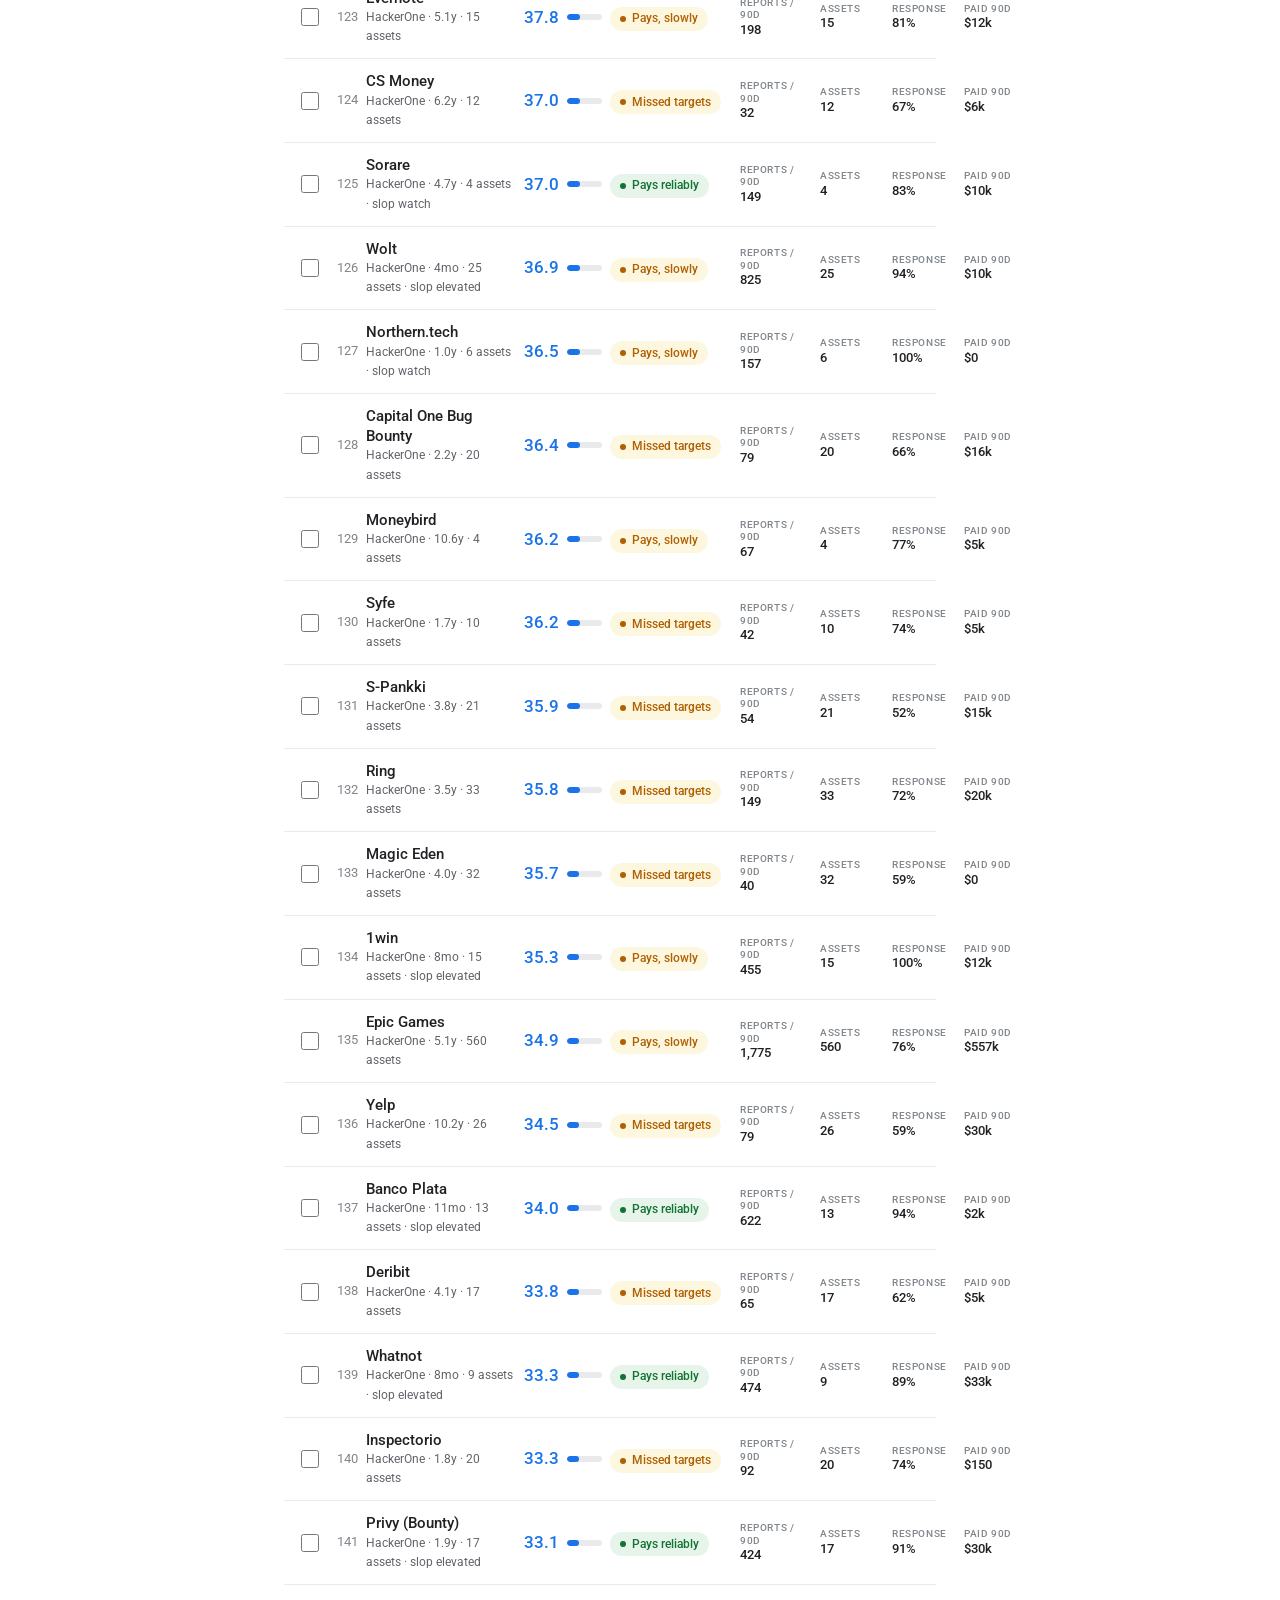
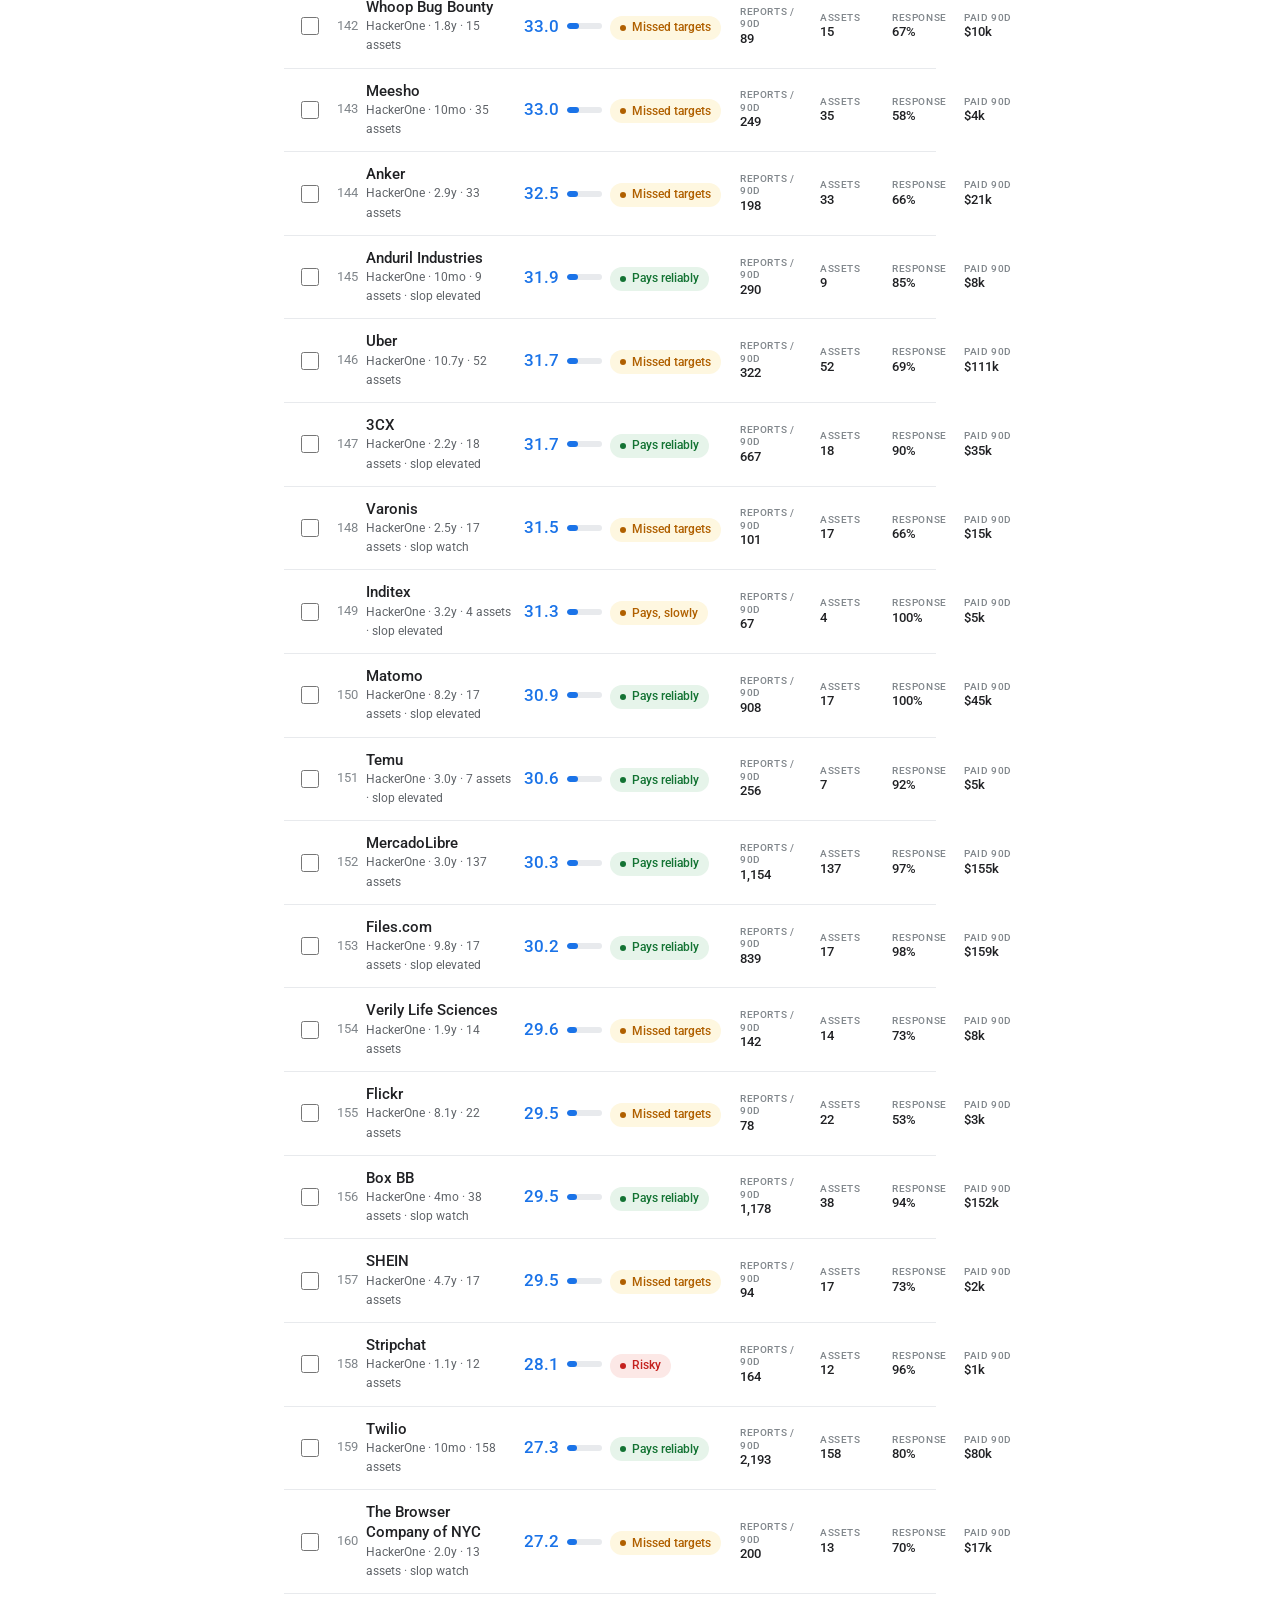
<file: public/app.html>
<!doctype html>
<html lang="en">
  <head>
    <meta charset="utf-8" />
    <meta name="viewport" content="width=device-width, initial-scale=1" />
    <title>Ranked - honeybe</title>
    <meta
      name="description"
      content="Ranked bug bounty programs, scored on payout reliability, crowding, triage quality and your own stack."
    />
    <link rel="canonical" href="https://honeybe.tech/app.html" />
    <meta property="og:type" content="website" />
    <meta property="og:site_name" content="honeybe" />
    <meta property="og:title" content="Ranked - honeybe" />
    <meta
      property="og:description"
      content="Ranked bug bounty programs, scored on payout reliability, crowding, triage quality and your own stack."
    />
    <meta property="og:url" content="https://honeybe.tech/app.html" />
    <link rel="preconnect" href="https://fonts.googleapis.com" />
    <link rel="preconnect" href="https://fonts.gstatic.com" crossorigin />
    <link
      href="https://fonts.googleapis.com/css2?family=Kalam:wght@700&family=Roboto:wght@300;400;500;700&family=Roboto+Mono:wght@400;500&display=swap"
      rel="stylesheet"
    />
    <link rel="stylesheet" href="styles.css" />
    <link rel="icon" type="image/svg+xml" href="favicon.svg" />
    <script>
      (function () {
        try {
          var q = new URLSearchParams(window.location.search).get("theme");
          var t = q || localStorage.getItem("honeybee.theme");
          if (!t)
            t = window.matchMedia("(prefers-color-scheme: dark)").matches
              ? "dark"
              : "light";
          if (t === "dark" || t === "light")
            document.documentElement.setAttribute("data-theme", t);
        } catch (e) {}
      })();
    </script>
  </head>
  <body id="top">
    <!-- ===================== APP BAR ===================== -->
    <header class="appbar">
      <div class="appbar-inner">
        <a class="brand" href="index.html">
          <span class="brand-name">honeybe</span>
        </a>

        <nav class="appnav" aria-label="Sections">
          <button class="appnav-link active" data-tab-link="ranked">
            Ranked
          </button>
          <button class="appnav-link" data-tab-link="catalog">Catalog</button>
          <a class="appnav-link" href="method.html">Method</a>
        </nav>

        <div class="appbar-search">
          <svg class="ic" viewBox="0 0 24 24" aria-hidden="true">
            <path
              d="M15.5 14h-.79l-.28-.27A6.47 6.47 0 0 0 16 9.5 6.5 6.5 0 1 0 9.5 16c1.61 0 3.09-.59 4.23-1.57l.27.28v.79l5 4.99L20.49 19l-4.99-5zm-6 0C7.01 14 5 11.99 5 9.5S7.01 5 9.5 5 14 7.01 14 9.5 11.99 14 9.5 14z"
            />
          </svg>
          <input
            id="search"
            type="search"
            placeholder="Search programs"
            autocomplete="off"
            aria-label="Search programs"
          />
          <kbd>/</kbd>
        </div>

        <span class="appbar-meta" id="meta">loading…</span>
        <button class="btn-text js-tune" id="tune-btn">
          <svg class="ic" viewBox="0 0 24 24" aria-hidden="true">
            <path
              d="M3 17v2h6v-2H3zM3 5v2h10V5H3zm10 16v-2h8v-2h-8v-2h-2v6h2zM7 9v2H3v2h4v2h2V9H7zm14 4v-2H11v2h10zm-6-4h2V7h4V5h-4V3h-2v6z"
            />
          </svg>
          Tune for me
        </button>
        <button
          class="icon-btn theme-toggle"
          data-theme-toggle
          aria-label="Switch colour theme"
          title="Switch colour theme"
        >
          <svg class="ic icon-moon" viewBox="0 0 24 24" aria-hidden="true">
            <path
              d="M12 3a9 9 0 1 0 9 9c0-.46-.04-.92-.1-1.36A7.5 7.5 0 0 1 12.36 3.1c-.12-.03-.24-.05-.36-.08z"
            />
          </svg>
          <svg class="ic icon-sun" viewBox="0 0 24 24" aria-hidden="true">
            <path
              d="M12 7a5 5 0 1 0 0 10 5 5 0 0 0 0-10zm0-5v3m0 14v3M2 12h3m14 0h3M4.9 4.9l2.1 2.1m10 10 2.1 2.1M4.9 19.1l2.1-2.1m10-10 2.1-2.1"
              stroke="currentColor"
              stroke-width="1.8"
              fill="none"
              stroke-linecap="round"
            />
          </svg>
        </button>
        <button
          class="icon-btn news-btn"
          id="news-btn"
          title="What's new"
          aria-label="What's new"
        >
          <svg class="ic" viewBox="0 0 24 24" aria-hidden="true">
            <path
              d="M12 22a2.2 2.2 0 0 0 2.2-2.2h-4.4A2.2 2.2 0 0 0 12 22zm6.4-6.4v-5.1c0-3.1-1.9-5.7-4.8-6.4V3.4a1.6 1.6 0 1 0-3.2 0v.7c-2.9.7-4.8 3.3-4.8 6.4v5.1L4 17.3v.9h16v-.9l-1.6-1.7z"
            />
          </svg>
          <span class="news-dot" id="news-dot" hidden></span>
        </button>
        <a
          class="icon-btn star-icon"
          href="https://github.com/asucodes/honeybe"
          target="_blank"
          rel="noopener"
          aria-label="Star honeybe on GitHub"
          title="Star honeybe on GitHub"
        >
          <svg class="ic" viewBox="0 0 24 24" aria-hidden="true">
            <path
              d="M12 2a10 10 0 0 0-3.16 19.49c.5.09.68-.22.68-.48v-1.7c-2.78.6-3.37-1.34-3.37-1.34-.45-1.16-1.11-1.47-1.11-1.47-.9-.62.07-.61.07-.61 1 .07 1.53 1.03 1.53 1.03.89 1.52 2.34 1.08 2.91.83.09-.65.35-1.09.63-1.34-2.22-.25-4.56-1.11-4.56-4.94 0-1.09.39-1.98 1.03-2.68-.1-.25-.45-1.27.1-2.65 0 0 .84-.27 2.75 1.02a9.6 9.6 0 0 1 5 0c1.91-1.29 2.75-1.02 2.75-1.02.55 1.38.2 2.4.1 2.65.64.7 1.03 1.59 1.03 2.68 0 3.84-2.34 4.68-4.57 4.93.36.31.68.92.68 1.85V21c0 .27.18.58.69.48A10 10 0 0 0 12 2z"
            />
          </svg>
        </a>
      </div>
    </header>

    <div class="shell">
      <!-- ---------- left nav ---------- -->
      <aside class="sidenav">
        <details class="side-block" id="sort-block" open>
          <summary class="side-title">Sort by</summary>
          <div class="controls" id="controls">
            <select id="sort" aria-label="Sort programs">
              <option value="fit">Best fit</option>
              <option value="lowcomp">Lowest competition</option>
              <option value="newest">Newest</option>
              <option value="payout">Highest paid (90d)</option>
              <option value="scope">Largest scope</option>
            </select>
          </div>
        </details>

        <details class="side-block">
          <summary class="side-title">Quick filters</summary>
          <div class="quick" id="quick">
            <button class="quickchip active" data-quick="all">
              All programs <span class="chip-cnt" data-cnt="all"></span>
            </button>
            <button class="quickchip" data-quick="green">
              Pays reliably <span class="chip-cnt" data-cnt="green"></span>
            </button>
            <button class="quickchip" data-quick="missed">
              Missed targets <span class="chip-cnt" data-cnt="missed"></span>
            </button>
            <button class="quickchip" data-quick="red">
              Risky <span class="chip-cnt" data-cnt="red"></span>
            </button>
            <button class="quickchip" data-quick="lowcomp">
              Low crowding <span class="chip-cnt" data-cnt="lowcomp"></span>
            </button>
            <button class="quickchip" data-quick="fresh">
              Fresh &lt; 12mo <span class="chip-cnt" data-cnt="fresh"></span>
            </button>
            <button class="quickchip" data-quick="bigscope">
              Large scope <span class="chip-cnt" data-cnt="bigscope"></span>
            </button>
          </div>
        </details>

        <details class="side-block" open>
          <summary class="side-title">Asset types</summary>
          <div class="surface-filter" id="surface-filter">
            <label
              ><input type="checkbox" value="web" /> Web
              <span class="chip-cnt" data-scnt="web"></span
            ></label>
            <label
              ><input type="checkbox" value="api" /> API
              <span class="chip-cnt" data-scnt="api"></span
            ></label>
            <label
              ><input type="checkbox" value="mobile" /> Mobile
              <span class="chip-cnt" data-scnt="mobile"></span
            ></label>
            <label
              ><input type="checkbox" value="network" /> Network
              <span class="chip-cnt" data-scnt="network"></span
            ></label>
            <label
              ><input type="checkbox" value="cloud" /> Cloud
              <span class="chip-cnt" data-scnt="cloud"></span
            ></label>
            <label
              ><input type="checkbox" value="hardware" /> Hardware / IoT
              <span class="chip-cnt" data-scnt="hardware"></span
            ></label>
            <label
              ><input type="checkbox" value="smart_contract" /> Smart contracts
              <span class="chip-cnt" data-scnt="smart_contract"></span
            ></label>
            <label
              ><input type="checkbox" value="source" /> Source code
              <span class="chip-cnt" data-scnt="source"></span
            ></label>
            <label
              ><input type="checkbox" value="ai" /> AI
              <span class="chip-cnt" data-scnt="ai"></span
            ></label>
            <label
              ><input type="checkbox" value="other" /> Other
              <span class="chip-cnt" data-scnt="other"></span
            ></label>
            <button class="btn ghost sm" id="clear-surfaces" hidden>
              Clear asset filter
            </button>
          </div>
        </details>

        <details class="side-block" open>
          <summary class="side-title">Views</summary>
          <nav class="side-nav">
            <a class="side-link active" data-tab-link="ranked" href="#"
              >Ranked <span class="side-count" id="count-ranked">-</span></a
            >
            <a class="side-link" data-tab-link="catalog" href="#"
              >Catalog
              <span class="side-count" id="count-catalog">soon</span></a
            >
          </nav>
        </details>

        <details class="side-block">
          <summary class="side-title">Data</summary>
          <nav class="side-nav">
            <a class="side-link" href="#top10">Your top 10</a>
            <a class="side-link" href="#all">All programs</a>
            <a class="side-link" href="method.html">Method and research</a>
            <a class="side-link" href="data/programs.json" download
              >Download JSON</a
            >
            <a class="side-link" href="data/catalog.json" download
              >Download catalog</a
            >
          </nav>
        </details>
      </aside>

      <!-- ---------- main ---------- -->
      <main class="doc">
        <div class="crumbs">
          <a href="#top">honeybe</a>
          <span class="sep">›</span>
          <a href="#top10" id="crumb-section">Ranked</a>
          <span class="sep">›</span>
          <span class="crumb-current" id="crumb-current">Programs</span>
          <span class="crumb-right" id="hero-count-wrap"
            >Scored programs: <b id="hero-count">220</b></span
          >
        </div>

        <div class="h1-row">
          <h1>Programs that actually pay</h1>
          <div class="h1-actions">
            <button
              class="icon-btn"
              id="copy-link"
              title="Copy a link to this view"
            >
              <svg class="ic" viewBox="0 0 24 24">
                <path
                  d="M16 1H4a2 2 0 0 0-2 2v14h2V3h12V1zm3 4H8a2 2 0 0 0-2 2v14a2 2 0 0 0 2 2h11a2 2 0 0 0 2-2V7a2 2 0 0 0-2-2zm0 16H8V7h11v14z"
                />
              </svg>
            </button>
            <a
              class="icon-btn"
              href="data/programs.json"
              download
              title="Download the dataset"
            >
              <svg class="ic" viewBox="0 0 24 24">
                <path d="M19 9h-4V3H9v6H5l7 7 7-7zM5 18v2h14v-2H5z" />
              </svg>
            </a>
          </div>
        </div>

        <details class="toc-box" open>
          <summary>On this page</summary>
          <ul id="toc-list">
            <li><a href="#snapshot">Snapshot</a></li>
            <li><a href="#top10">Your top 10</a></li>
            <li><a href="#all">All programs</a></li>
          </ul>
        </details>

        <details class="callout">
          <summary>
            <svg class="ic diamond" viewBox="0 0 24 24" aria-hidden="true">
              <path d="M12 2 22 12 12 22 2 12z" />
            </svg>
            Page summary
          </summary>
          <div class="callout-body" id="page-summary-body">
            <p>
              honeybe ranks
              <b
                ><span class="inline-count" id="hero-count-2">220</span> public,
                paid, open HackerOne programs</b
              >
              by payout reliability, crowding, triage quality and scope breadth.
              Data comes from free, unauthenticated sources and refreshes every
              six hours.
            </p>
            <p>
              Programs with insufficient signal are marked unknown instead of
              scored favorably. Missing data never becomes a good score.
            </p>
          </div>
        </details>

        <div id="ranked-view">
          <h2 id="snapshot">Snapshot</h2>
          <section class="stats" id="stats"></section>
          <div
            class="tierbar"
            id="tierbar"
            title="Will They Pay distribution"
          ></div>
          <div class="tierlegend" id="tierlegend"></div>

          <h2 id="top10">Your top 10</h2>
          <p class="section-note" id="top10-note">
            population ranking · add a profile to personalise
          </p>
          <section class="top10" id="top10-section">
            <div class="cards" id="cards"></div>
          </section>

          <h2 id="all">All programs</h2>
          <div id="list" class="list"></div>
        </div>
        <!-- /ranked-view -->

        <div id="catalog-view" style="display: none">
          <h2 id="catalog">Catalog</h2>
          <p class="lede">
            Everything honeybe can find, across six sources, with the gaps left
            visible. The Catalog is ordered, never scored: it exists to show you
            what is out there when the ranked list is empty for your stack.
          </p>
          <p class="section-note" id="cat-intro"></p>

          <div class="cat-toolbar">
            <div class="cat-chips" id="cat-chips"></div>
            <label class="cat-sort">
              <span>Order</span>
              <select id="cat-sort" aria-label="Order catalog programs">
                <option value="best">Catalog order</option>
                <option value="latest">Latest additions</option>
                <option value="scope">Largest scope</option>
                <option value="payout">Highest max payout</option>
                <option value="name">Name A to Z</option>
              </select>
            </label>
          </div>

          <h3 class="subhead" id="cat-top">Catalog top 10</h3>
          <p class="section-note" id="cat-top-note">
            Ordered on scope size, stated bounties and disclosure terms, using
            only the fields we have. This is an ordering, not a payout
            prediction. Programs already scored in Ranked are excluded here.
          </p>
          <div class="cards" id="cat-cards"></div>

          <h3 class="subhead" id="cat-latest">Latest additions</h3>
          <p class="section-note" id="cat-latest-note"></p>
          <div class="list cat-latest" id="cat-latest"></div>

          <h3 class="subhead" id="cat-all">All catalog programs</h3>
          <p class="section-note" id="cat-count"></p>
          <div class="list" id="cat-list"></div>
        </div>
      </main>

      <!-- ---------- right rail ---------- -->
      <aside class="rail">
        <div class="rail-block">
          <h3>Sections</h3>
          <ul class="rail-toc">
            <li><a href="#snapshot">Snapshot</a></li>
            <li><a href="#top10">Your top 10</a></li>
            <li><a href="#all">All programs</a></li>
            <li><a href="#catalog" data-tab-link="catalog">Catalog</a></li>
            <li><a href="method.html">Method and research</a></li>
          </ul>
        </div>

        <div class="rail-block">
          <h3>At a glance</h3>
          <div class="rail-stats" id="rail-stats"></div>
        </div>

        <div class="rail-block">
          <h3>Compare</h3>
          <div id="rail-compare"></div>
        </div>

        <div class="rail-block" id="rail-gap-block" style="display: none">
          <h3>Skill gaps</h3>
          <p class="rail-empty" id="rail-gap-note">
            If you practiced one more surface, these programs would enter your
            top 50.
          </p>
          <div id="rail-gaps"></div>
        </div>

        <button class="btn primary full js-tune">Tune for me</button>
      </aside>
    </div>

    <!-- ===================== COMPARE TRAY (narrow screens) ===================== -->
    <div class="tray" id="tray">
      <div class="tray-inner">
        <span class="tray-label">Compare</span>
        <div class="tray-items" id="tray-items"></div>
        <div class="spacer"></div>
        <button class="btn ghost sm" id="clear-compare">Clear</button>
        <button class="btn primary sm" id="open-compare">
          Compare <span id="compare-count">2</span>
        </button>
      </div>
    </div>

    <!-- ===================== COMPARE DIALOG ===================== -->
    <div class="modal" id="compare-modal">
      <div class="modal-bg" id="compare-bg"></div>
      <div
        class="modal-card wide"
        role="dialog"
        aria-modal="true"
        aria-labelledby="compare-title"
      >
        <div class="modal-head">
          <h2 id="compare-title">Side by side</h2>
          <div class="spacer"></div>
          <button class="btn sm" id="export-csv">Export CSV</button>
          <button class="btn ghost sm" id="close-compare">Close</button>
        </div>
        <div id="compare-body"></div>
      </div>
    </div>

    <!-- ===================== WHAT'S NEW ===================== -->
    <div class="modal" id="news-modal">
      <div class="modal-bg" data-close-news></div>
      <div
        class="modal-card news-card"
        role="dialog"
        aria-modal="true"
        aria-labelledby="news-title"
      >
        <div class="modal-head">
          <h2 id="news-title">What's new</h2>
          <span class="news-sub" id="news-sub"></span>
          <div class="spacer"></div>
          <button class="btn ghost sm" data-close-news>Close</button>
        </div>
        <div id="news-body"></div>
      </div>
    </div>

    <!-- ===================== MATCH CARD ===================== -->
    <div class="modal" id="match-modal">
      <div class="modal-bg" data-close-match></div>
      <div
        class="modal-card match-card"
        role="dialog"
        aria-modal="true"
        aria-labelledby="match-title"
      >
        <div id="match-body"></div>
      </div>
    </div>

    <!-- ===================== PROFILE DIALOG ===================== -->
    <div class="modal" id="modal">
      <div class="modal-bg" data-close></div>
      <div
        class="modal-card"
        role="dialog"
        aria-modal="true"
        aria-labelledby="modal-title"
      >
        <div class="modal-head">
          <h2 id="modal-title">Tune honeybe to you</h2>
          <button class="btn ghost sm" data-close>Close</button>
        </div>
        <p class="lede">
          Everything here stays in your browser. With a profile the ranking
          shifts toward programs whose surface you can actually test.
        </p>

        <div class="fieldset">
          <h3>Experience level</h3>
          <div class="chips" id="level-chips">
            <span class="chip" data-level="1">Beginner</span>
            <span class="chip on" data-level="2">Intermediate</span>
            <span class="chip" data-level="3">Advanced</span>
          </div>
          <p class="hint" id="level-hint">
            Your level scales every self-assessed skill. A beginner rating of 5
            counts as 2.5 in the engine. Be honest - the ranking only helps if
            it is.
          </p>
        </div>

        <div class="fieldset">
          <h3>What can you test?</h3>
          <div class="sliders" id="surface-sliders"></div>
        </div>

        <div class="fieldset">
          <h3>How much time do you have?</h3>
          <div class="sliders">
            <div class="slider">
              <span>Hours / week</span>
              <input
                type="range"
                id="hours"
                min="2"
                max="40"
                step="2"
                value="10"
              />
              <span class="sv" id="hours-v">10</span>
            </div>
            <div class="slider">
              <span>Session length</span>
              <input
                type="range"
                id="session"
                min="1"
                max="8"
                step="1"
                value="3"
              />
              <span class="sv" id="session-v">3h</span>
            </div>
          </div>
        </div>

        <div class="fieldset">
          <h3>What are you optimising for?</h3>
          <div class="chips" id="goal-chips">
            <span class="chip on" data-goal="first_bounty">First bounty</span>
            <span class="chip" data-goal="income">Steady income</span>
            <span class="chip" data-goal="learning">Learning</span>
          </div>
          <p class="hint" id="goal-shift-note"></p>
        </div>

        <div class="fieldset">
          <h3>What do you have?</h3>
          <div class="chips" id="tool-chips">
            <span class="chip" data-tool="burp_pro">Burp Pro</span>
            <span class="chip" data-tool="collaborator"
              >OOB / Collaborator</span
            >
            <span class="chip" data-tool="mobile_proxy"
              >Mobile proxy setup</span
            >
            <span class="chip" data-tool="vps">VPS</span>
          </div>
        </div>

        <div class="modal-actions">
          <button class="btn ghost" id="reset-profile">Clear</button>
          <button class="btn" data-close>Cancel</button>
          <button class="btn primary" id="save-profile">Apply</button>
        </div>
      </div>
    </div>

    <!-- ===================== ONBOARDING DIALOG ===================== -->
    <div class="modal" id="onboard">
      <div class="modal-bg" data-close-onboard></div>
      <div
        class="modal-card"
        role="dialog"
        aria-modal="true"
        aria-labelledby="onboard-title"
      >
        <div class="onboard-wordmark" aria-hidden="true">honeybe</div>
        <h2 id="onboard-title">How experienced are you with bug bounties?</h2>
        <p class="lede">
          honeybe personalises the ranking to what you can actually test. Pick
          the closest description - you can change everything later. This stays
          in your browser.
        </p>

        <div class="onboard-options">
          <button class="onboard-option" data-level="1">
            <b>Beginner</b>
            <span
              >I haven't submitted a real bug report yet, or only a few.</span
            >
          </button>
          <button class="onboard-option" data-level="2">
            <b>Intermediate</b>
            <span
              >I've had reports accepted and know my way around a web app.</span
            >
          </button>
          <button class="onboard-option" data-level="3">
            <b>Advanced</b>
            <span>I find bugs reliably and I know my strongest surfaces.</span>
          </button>
        </div>

        <div class="onboard-actions">
          <button class="btn ghost" data-close-onboard>Skip for now</button>
        </div>
      </div>
    </div>

    <script src="theme.js"></script>
    <script src="engine.js"></script>
    <script src="app.js"></script>
  </body>
</html>
</file>
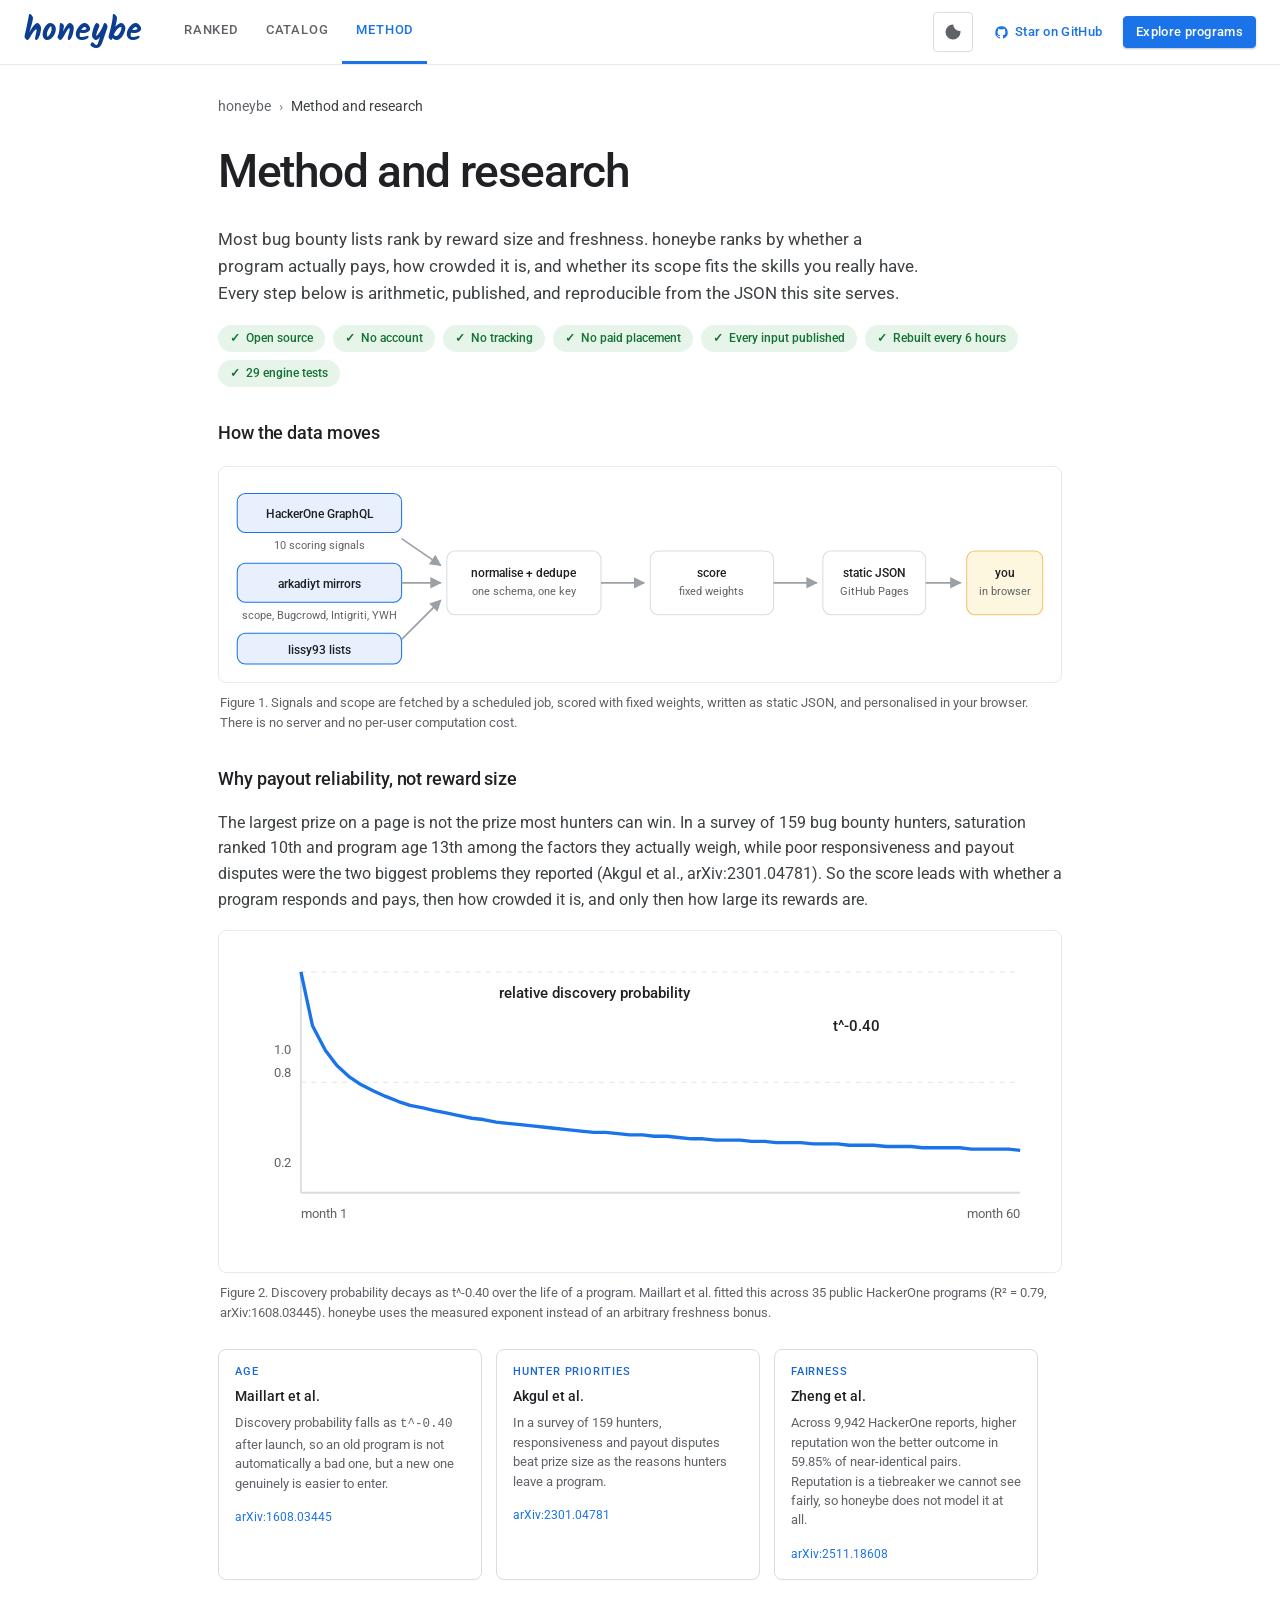
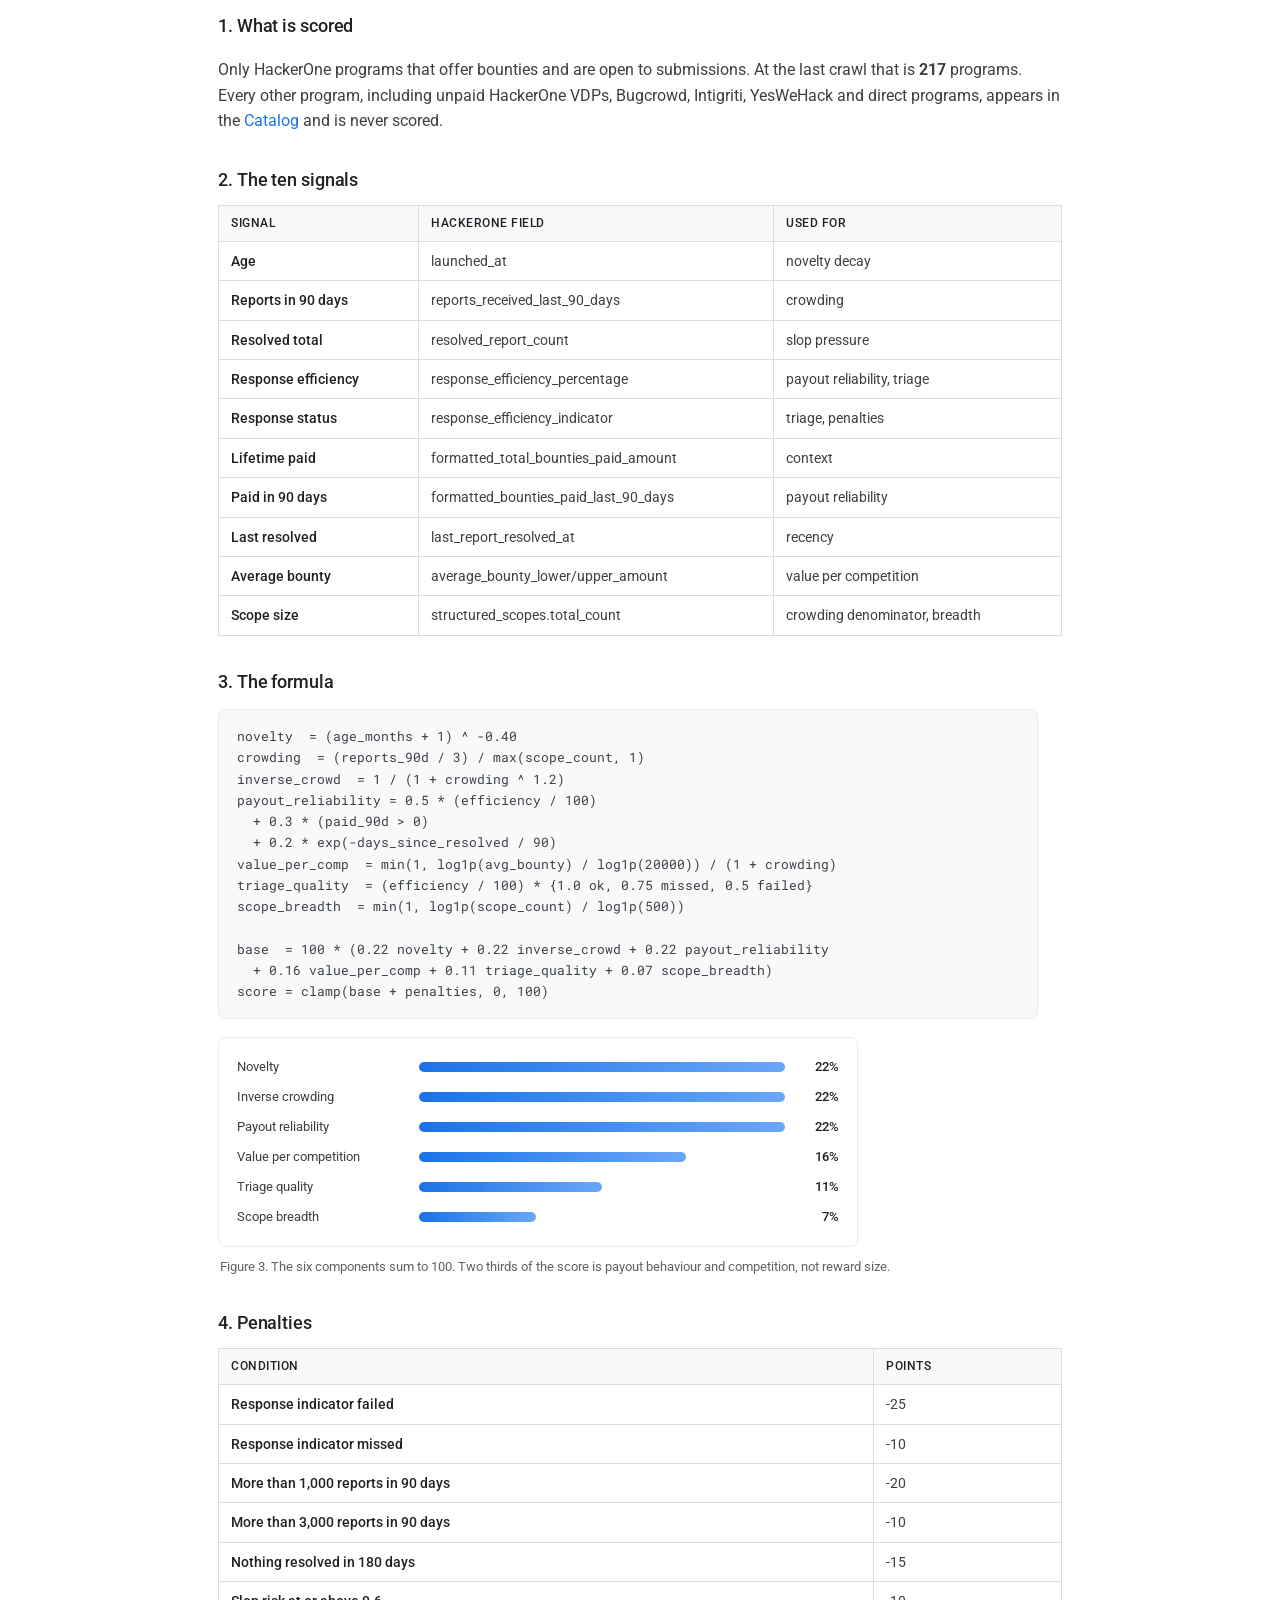
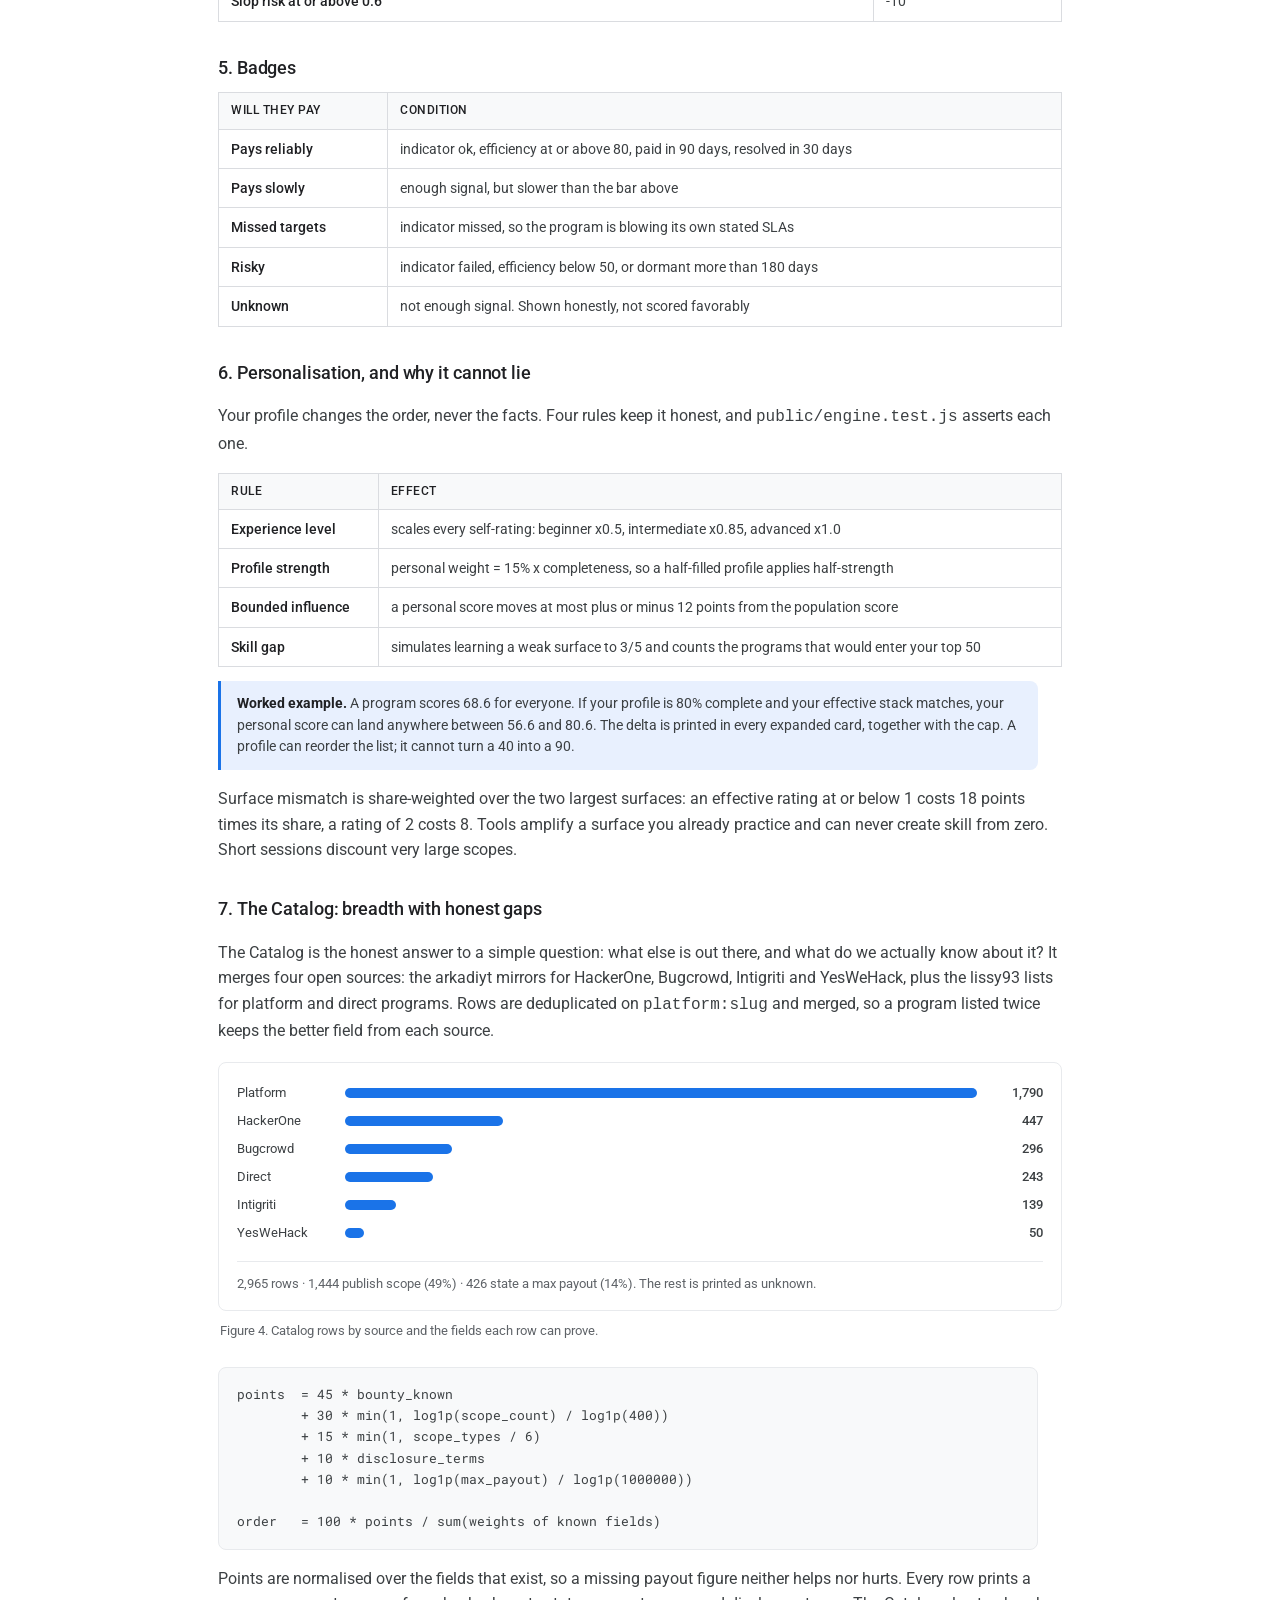
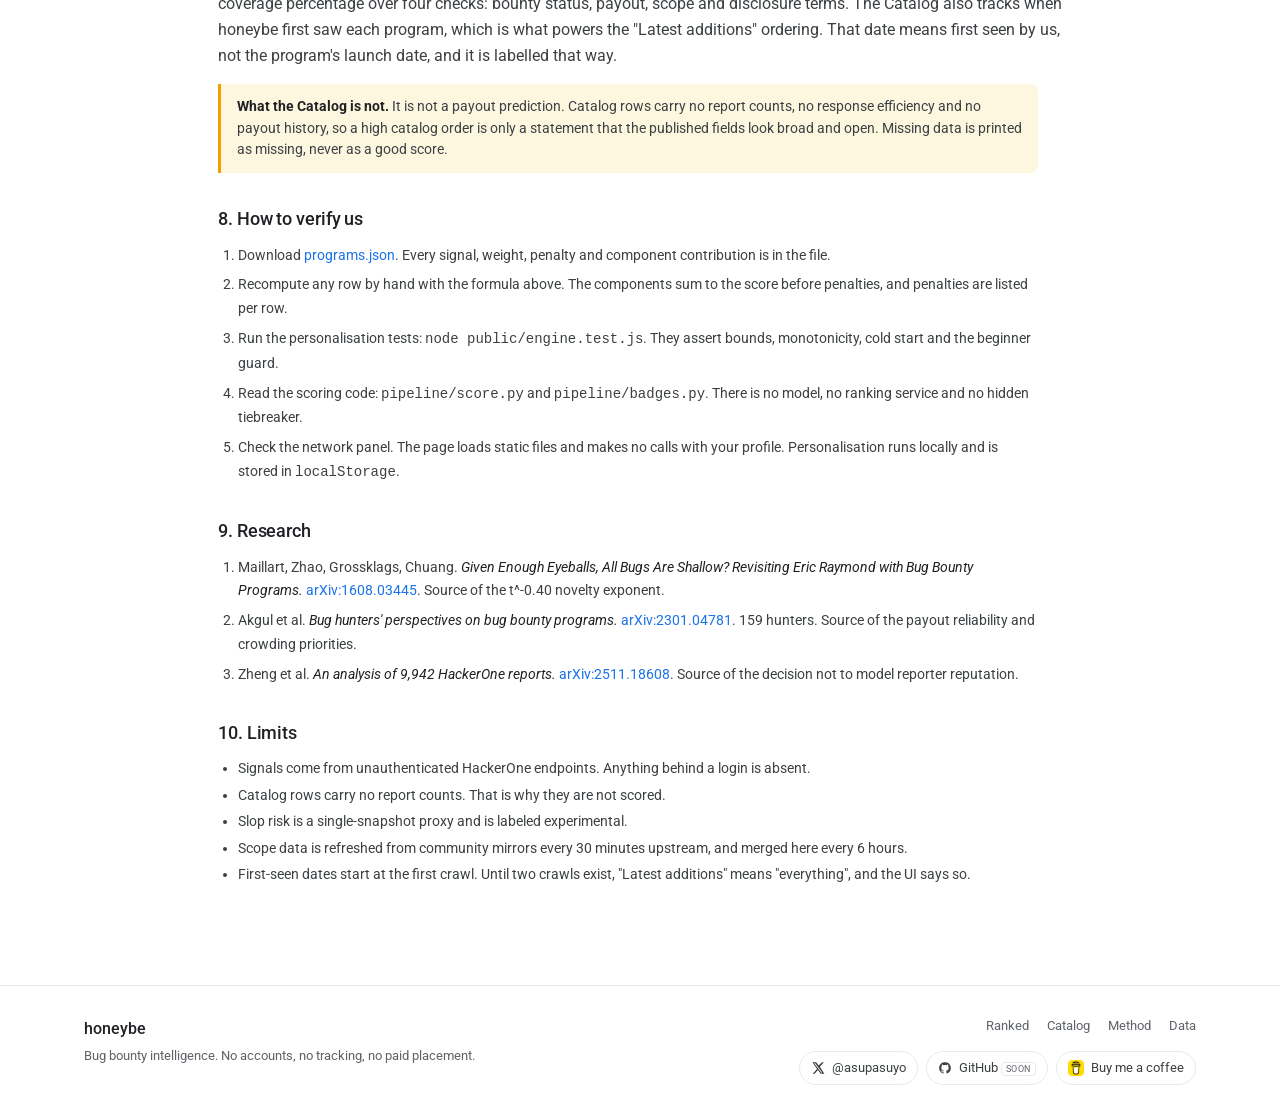
<file: public/method.html>
<!doctype html>
<html lang="en">
  <head>
    <meta charset="utf-8" />
    <meta name="viewport" content="width=device-width, initial-scale=1" />
    <title>Method and research - honeybe</title>
    <meta
      name="description"
      content="How honeybe scores bug bounty programs: signals, formulas, penalties, personalisation bounds, catalog ordering, research citations and verification steps."
    />
    <link rel="canonical" href="https://honeybe.tech/method.html" />
    <meta property="og:type" content="article" />
    <meta property="og:site_name" content="honeybe" />
    <meta property="og:title" content="Method and research - honeybe" />
    <meta
      property="og:description"
      content="How honeybe scores bug bounty programs: signals, formulas, penalties, personalisation bounds, catalog ordering, research citations and verification steps."
    />
    <meta property="og:url" content="https://honeybe.tech/method.html" />
    <link rel="preconnect" href="https://fonts.googleapis.com" />
    <link rel="preconnect" href="https://fonts.gstatic.com" crossorigin />
    <link
      href="https://fonts.googleapis.com/css2?family=Kalam:wght@700&family=Roboto:wght@300;400;500;700&family=Roboto+Mono:wght@400;500&display=swap"
      rel="stylesheet"
    />
    <link rel="stylesheet" href="styles.css" />
    <link rel="icon" type="image/svg+xml" href="favicon.svg" />
    <script>
      (function () {
        try {
          var q = new URLSearchParams(window.location.search).get("theme");
          var t = q || localStorage.getItem("honeybee.theme");
          if (!t)
            t = window.matchMedia("(prefers-color-scheme: dark)").matches
              ? "dark"
              : "light";
          if (t === "dark" || t === "light")
            document.documentElement.setAttribute("data-theme", t);
        } catch (e) {}
      })();
    </script>
  </head>
  <body class="page-method">
    <header class="appbar">
      <div class="appbar-inner">
        <a class="brand" href="index.html">
          <span class="brand-name">honeybe</span>
        </a>
        <nav class="appnav" aria-label="Sections">
          <a class="appnav-link" href="app.html">Ranked</a>
          <a class="appnav-link" href="app.html#catalog">Catalog</a>
          <a class="appnav-link active" href="method.html">Method</a>
        </nav>
        <div class="spacer"></div>
        <button
          class="icon-btn theme-toggle"
          data-theme-toggle
          aria-label="Switch colour theme"
          title="Switch colour theme"
        >
          <svg class="ic icon-moon" viewBox="0 0 24 24" aria-hidden="true">
            <path
              d="M12 3a9 9 0 1 0 9 9c0-.46-.04-.92-.1-1.36A7.5 7.5 0 0 1 12.36 3.1c-.12-.03-.24-.05-.36-.08z"
            />
          </svg>
          <svg class="ic icon-sun" viewBox="0 0 24 24" aria-hidden="true">
            <path
              d="M12 7a5 5 0 1 0 0 10 5 5 0 0 0 0-10zm0-5v3m0 14v3M2 12h3m14 0h3M4.9 4.9l2.1 2.1m10 10 2.1 2.1M4.9 19.1l2.1-2.1m10-10 2.1-2.1"
              stroke="currentColor"
              stroke-width="1.8"
              fill="none"
              stroke-linecap="round"
            />
          </svg>
        </button>
        <a
          class="btn ghost sm star-btn"
          href="https://github.com/asucodes/honeybe"
          target="_blank"
          rel="noopener"
          title="Star honeybe on GitHub"
        >
          <svg class="ic" viewBox="0 0 24 24" aria-hidden="true">
            <path
              d="M12 2a10 10 0 0 0-3.16 19.49c.5.09.68-.22.68-.48v-1.7c-2.78.6-3.37-1.34-3.37-1.34-.45-1.16-1.11-1.47-1.11-1.47-.9-.62.07-.61.07-.61 1 .07 1.53 1.03 1.53 1.03.89 1.52 2.34 1.08 2.91.83.09-.65.35-1.09.63-1.34-2.22-.25-4.56-1.11-4.56-4.94 0-1.09.39-1.98 1.03-2.68-.1-.25-.45-1.27.1-2.65 0 0 .84-.27 2.75 1.02a9.6 9.6 0 0 1 5 0c1.91-1.29 2.75-1.02 2.75-1.02.55 1.38.2 2.4.1 2.65.64.7 1.03 1.59 1.03 2.68 0 3.84-2.34 4.68-4.57 4.93.36.31.68.92.68 1.85V21c0 .27.18.58.69.48A10 10 0 0 0 12 2z"
            />
          </svg>
          <span class="star-label">Star on GitHub</span>
        </a>
        <a class="btn primary sm top-explore" href="app.html"
          >Explore programs</a
        >
      </div>
    </header>

    <main class="page-doc">
      <div class="crumbs page-crumbs">
        <a href="index.html">honeybe</a>
        <span class="sep">›</span>
        <span class="crumb-current">Method and research</span>
      </div>
      <h1>Method and research</h1>
      <p class="lede method-lede">
        Most bug bounty lists rank by reward size and freshness. honeybe ranks
        by whether a program actually pays, how crowded it is, and whether its
        scope fits the skills you really have. Every step below is arithmetic,
        published, and reproducible from the JSON this site serves.
      </p>

      <div class="trustbar" aria-label="Trust and verification">
        <span>Open source</span>
        <span>No account</span>
        <span>No tracking</span>
        <span>No paid placement</span>
        <span>Every input published</span>
        <span>Rebuilt every 6 hours</span>
        <span>29 engine tests</span>
      </div>

      <h3 class="subhead">How the data moves</h3>
      <figure class="figure">
        <svg
          class="figure-svg"
          viewBox="0 0 800 190"
          role="img"
          aria-label="Pipeline: HackerOne, arkadiyt and lissy93 feed a normaliser, then the scorer, then a static JSON file, then your browser."
        >
          <defs>
            <marker
              id="arrow"
              viewBox="0 0 10 10"
              refX="9"
              refY="5"
              markerWidth="7"
              markerHeight="7"
              orient="auto-start-reverse"
            >
              <path d="M0 0 10 5 0 10z" fill="#9aa0a6" />
            </marker>
          </defs>

          <rect
            x="8"
            y="16"
            width="160"
            height="38"
            rx="8"
            fill="#e8f0fe"
            stroke="#1a73e8"
          />
          <text x="88" y="40" text-anchor="middle" class="fig-t">
            HackerOne GraphQL
          </text>
          <text x="88" y="70" text-anchor="middle" class="fig-s">
            10 scoring signals
          </text>

          <rect
            x="8"
            y="84"
            width="160"
            height="38"
            rx="8"
            fill="#e8f0fe"
            stroke="#1a73e8"
          />
          <text x="88" y="108" text-anchor="middle" class="fig-t">
            arkadiyt mirrors
          </text>
          <text x="88" y="138" text-anchor="middle" class="fig-s">
            scope, Bugcrowd, Intigriti, YWH
          </text>

          <rect
            x="8"
            y="152"
            width="160"
            height="30"
            rx="8"
            fill="#e8f0fe"
            stroke="#1a73e8"
          />
          <text x="88" y="172" text-anchor="middle" class="fig-t">
            lissy93 lists
          </text>

          <line
            x1="168"
            y1="60"
            x2="206"
            y2="86"
            stroke="#9aa0a6"
            stroke-width="1.6"
            marker-end="url(#arrow)"
          />
          <line
            x1="168"
            y1="103"
            x2="206"
            y2="103"
            stroke="#9aa0a6"
            stroke-width="1.6"
            marker-end="url(#arrow)"
          />
          <line
            x1="168"
            y1="158"
            x2="206"
            y2="120"
            stroke="#9aa0a6"
            stroke-width="1.6"
            marker-end="url(#arrow)"
          />

          <rect
            x="212"
            y="72"
            width="150"
            height="62"
            rx="8"
            fill="#ffffff"
            stroke="#dadce0"
          />
          <text x="287" y="97" text-anchor="middle" class="fig-t">
            normalise + dedupe
          </text>
          <text x="287" y="115" text-anchor="middle" class="fig-s">
            one schema, one key
          </text>

          <line
            x1="362"
            y1="103"
            x2="404"
            y2="103"
            stroke="#9aa0a6"
            stroke-width="1.6"
            marker-end="url(#arrow)"
          />

          <rect
            x="410"
            y="72"
            width="120"
            height="62"
            rx="8"
            fill="#ffffff"
            stroke="#dadce0"
          />
          <text x="470" y="97" text-anchor="middle" class="fig-t">score</text>
          <text x="470" y="115" text-anchor="middle" class="fig-s">
            fixed weights
          </text>

          <line
            x1="530"
            y1="103"
            x2="572"
            y2="103"
            stroke="#9aa0a6"
            stroke-width="1.6"
            marker-end="url(#arrow)"
          />

          <rect
            x="578"
            y="72"
            width="100"
            height="62"
            rx="8"
            fill="#ffffff"
            stroke="#dadce0"
          />
          <text x="628" y="97" text-anchor="middle" class="fig-t">
            static JSON
          </text>
          <text x="628" y="115" text-anchor="middle" class="fig-s">
            GitHub Pages
          </text>

          <line
            x1="678"
            y1="103"
            x2="712"
            y2="103"
            stroke="#9aa0a6"
            stroke-width="1.6"
            marker-end="url(#arrow)"
          />

          <rect
            x="718"
            y="72"
            width="74"
            height="62"
            rx="8"
            fill="#fef7e0"
            stroke="#f0c36d"
          />
          <text x="755" y="97" text-anchor="middle" class="fig-t">you</text>
          <text x="755" y="115" text-anchor="middle" class="fig-s">
            in browser
          </text>
        </svg>
        <figcaption>
          Figure 1. Signals and scope are fetched by a scheduled job, scored
          with fixed weights, written as static JSON, and personalised in your
          browser. There is no server and no per-user computation cost.
        </figcaption>
      </figure>

      <h3 class="subhead">Why payout reliability, not reward size</h3>
      <p>
        The largest prize on a page is not the prize most hunters can win. In a
        survey of 159 bug bounty hunters, saturation ranked 10th and program age
        13th among the factors they actually weigh, while poor responsiveness
        and payout disputes were the two biggest problems they reported (Akgul
        et al., arXiv:2301.04781). So the score leads with whether a program
        responds and pays, then how crowded it is, and only then how large its
        rewards are.
      </p>

      <figure class="figure">
        <svg
          class="figure-svg"
          viewBox="0 0 640 250"
          role="img"
          aria-label="Line chart of relative bug discovery probability against program age, decaying as t to the power minus 0.40."
        >
          <line
            x1="56"
            y1="196"
            x2="616"
            y2="196"
            stroke="#dadce0"
            stroke-width="1.4"
          />
          <line
            x1="56"
            y1="24"
            x2="56"
            y2="196"
            stroke="#dadce0"
            stroke-width="1.4"
          />
          <line
            x1="56"
            y1="24"
            x2="616"
            y2="24"
            stroke="#e8eaed"
            stroke-dasharray="4 4"
          />
          <line
            x1="56"
            y1="110"
            x2="616"
            y2="110"
            stroke="#e8eaed"
            stroke-dasharray="4 4"
          />

          <polyline
            fill="none"
            stroke="#1a73e8"
            stroke-width="2.6"
            stroke-linejoin="round"
            points="56,24 65,66 75,85 84,97 94,106 103,112 113,117 122,121 132,125 141,128 151,130 160,132 170,134 179,136 189,138 198,139 208,141 217,142 227,143 236,144 246,145 255,146 265,147 274,148 284,149 293,149 303,150 312,151 322,151 331,152 341,152 350,153 360,154 369,154 379,155 388,155 398,155 407,156 417,156 426,157 436,157 445,157 455,158 464,158 474,158 483,159 493,159 502,159 512,160 521,160 531,160 540,161 550,161 559,161 569,161 578,162 588,162 597,162 607,162 616,163"
          />

          <text x="56" y="216" class="fig-s" text-anchor="start">month 1</text>
          <text x="616" y="216" class="fig-s" text-anchor="end">month 60</text>
          <text x="210" y="44" class="fig-t">
            relative discovery probability
          </text>
          <text x="470" y="70" class="fig-t">t^-0.40</text>
          <text x="48" y="88" class="fig-s" text-anchor="end">1.0</text>
          <text x="48" y="106" class="fig-s" text-anchor="end">0.8</text>
          <text x="48" y="176" class="fig-s" text-anchor="end">0.2</text>
        </svg>
        <figcaption>
          Figure 2. Discovery probability decays as t^-0.40 over the life of a
          program. Maillart et al. fitted this across 35 public HackerOne
          programs (R² = 0.79, arXiv:1608.03445). honeybe uses the measured
          exponent instead of an arbitrary freshness bonus.
        </figcaption>
      </figure>

      <div class="research-grid">
        <article class="research">
          <div class="research-tag">Age</div>
          <h4>Maillart et al.</h4>
          <p>
            Discovery probability falls as <code>t^-0.40</code> after launch, so
            an old program is not automatically a bad one, but a new one
            genuinely is easier to enter.
          </p>
          <a
            href="https://arxiv.org/abs/1608.03445"
            target="_blank"
            rel="noopener"
            >arXiv:1608.03445</a
          >
        </article>
        <article class="research">
          <div class="research-tag">Hunter priorities</div>
          <h4>Akgul et al.</h4>
          <p>
            In a survey of 159 hunters, responsiveness and payout disputes beat
            prize size as the reasons hunters leave a program.
          </p>
          <a
            href="https://arxiv.org/abs/2301.04781"
            target="_blank"
            rel="noopener"
            >arXiv:2301.04781</a
          >
        </article>
        <article class="research">
          <div class="research-tag">Fairness</div>
          <h4>Zheng et al.</h4>
          <p>
            Across 9,942 HackerOne reports, higher reputation won the better
            outcome in 59.85% of near-identical pairs. Reputation is a
            tiebreaker we cannot see fairly, so honeybe does not model it at
            all.
          </p>
          <a
            href="https://arxiv.org/abs/2511.18608"
            target="_blank"
            rel="noopener"
            >arXiv:2511.18608</a
          >
        </article>
      </div>

      <h3 class="subhead">1. What is scored</h3>
      <p>
        Only HackerOne programs that offer bounties and are open to submissions.
        At the last crawl that is
        <b id="method-count">221</b> programs. Every other program, including
        unpaid HackerOne VDPs, Bugcrowd, Intigriti, YesWeHack and direct
        programs, appears in the <a href="app.html#catalog">Catalog</a> and is
        never scored.
      </p>

      <h3 class="subhead">2. The ten signals</h3>
      <table class="doc-table">
        <thead>
          <tr>
            <th>Signal</th>
            <th>HackerOne field</th>
            <th>Used for</th>
          </tr>
        </thead>
        <tbody>
          <tr>
            <td>Age</td>
            <td>launched_at</td>
            <td>novelty decay</td>
          </tr>
          <tr>
            <td>Reports in 90 days</td>
            <td>reports_received_last_90_days</td>
            <td>crowding</td>
          </tr>
          <tr>
            <td>Resolved total</td>
            <td>resolved_report_count</td>
            <td>slop pressure</td>
          </tr>
          <tr>
            <td>Response efficiency</td>
            <td>response_efficiency_percentage</td>
            <td>payout reliability, triage</td>
          </tr>
          <tr>
            <td>Response status</td>
            <td>response_efficiency_indicator</td>
            <td>triage, penalties</td>
          </tr>
          <tr>
            <td>Lifetime paid</td>
            <td>formatted_total_bounties_paid_amount</td>
            <td>context</td>
          </tr>
          <tr>
            <td>Paid in 90 days</td>
            <td>formatted_bounties_paid_last_90_days</td>
            <td>payout reliability</td>
          </tr>
          <tr>
            <td>Last resolved</td>
            <td>last_report_resolved_at</td>
            <td>recency</td>
          </tr>
          <tr>
            <td>Average bounty</td>
            <td>average_bounty_lower/upper_amount</td>
            <td>value per competition</td>
          </tr>
          <tr>
            <td>Scope size</td>
            <td>structured_scopes.total_count</td>
            <td>crowding denominator, breadth</td>
          </tr>
        </tbody>
      </table>

      <h3 class="subhead">3. The formula</h3>
      <pre class="formula">
novelty  = (age_months + 1) ^ -0.40
crowding  = (reports_90d / 3) / max(scope_count, 1)
inverse_crowd  = 1 / (1 + crowding ^ 1.2)
payout_reliability = 0.5 * (efficiency / 100)
  + 0.3 * (paid_90d > 0)
  + 0.2 * exp(-days_since_resolved / 90)
value_per_comp  = min(1, log1p(avg_bounty) / log1p(20000)) / (1 + crowding)
triage_quality  = (efficiency / 100) * {1.0 ok, 0.75 missed, 0.5 failed}
scope_breadth  = min(1, log1p(scope_count) / log1p(500))

base  = 100 * (0.22 novelty + 0.22 inverse_crowd + 0.22 payout_reliability
  + 0.16 value_per_comp + 0.11 triage_quality + 0.07 scope_breadth)
score = clamp(base + penalties, 0, 100)</pre
      >

      <figure class="figure">
        <div
          class="wchart"
          role="img"
          aria-label="Weight chart: novelty 22 percent, inverse crowding 22, payout reliability 22, value per competition 16, triage quality 11, scope breadth 7."
        >
          <div class="wrow">
            <span>Novelty</span><i style="width: 100%"></i><b>22%</b>
          </div>
          <div class="wrow">
            <span>Inverse crowding</span><i style="width: 100%"></i><b>22%</b>
          </div>
          <div class="wrow">
            <span>Payout reliability</span><i style="width: 100%"></i><b>22%</b>
          </div>
          <div class="wrow">
            <span>Value per competition</span><i style="width: 73%"></i
            ><b>16%</b>
          </div>
          <div class="wrow">
            <span>Triage quality</span><i style="width: 50%"></i><b>11%</b>
          </div>
          <div class="wrow">
            <span>Scope breadth</span><i style="width: 32%"></i><b>7%</b>
          </div>
        </div>
        <figcaption>
          Figure 3. The six components sum to 100. Two thirds of the score is
          payout behaviour and competition, not reward size.
        </figcaption>
      </figure>

      <h3 class="subhead">4. Penalties</h3>
      <table class="doc-table">
        <thead>
          <tr>
            <th>Condition</th>
            <th>Points</th>
          </tr>
        </thead>
        <tbody>
          <tr>
            <td>Response indicator failed</td>
            <td>-25</td>
          </tr>
          <tr>
            <td>Response indicator missed</td>
            <td>-10</td>
          </tr>
          <tr>
            <td>More than 1,000 reports in 90 days</td>
            <td>-20</td>
          </tr>
          <tr>
            <td>More than 3,000 reports in 90 days</td>
            <td>-10</td>
          </tr>
          <tr>
            <td>Nothing resolved in 180 days</td>
            <td>-15</td>
          </tr>
          <tr>
            <td>Slop risk at or above 0.6</td>
            <td>-10</td>
          </tr>
        </tbody>
      </table>

      <h3 class="subhead">5. Badges</h3>
      <table class="doc-table">
        <thead>
          <tr>
            <th>Will they pay</th>
            <th>Condition</th>
          </tr>
        </thead>
        <tbody>
          <tr>
            <td>Pays reliably</td>
            <td>
              indicator ok, efficiency at or above 80, paid in 90 days, resolved
              in 30 days
            </td>
          </tr>
          <tr>
            <td>Pays slowly</td>
            <td>enough signal, but slower than the bar above</td>
          </tr>
          <tr>
            <td>Missed targets</td>
            <td>
              indicator missed, so the program is blowing its own stated SLAs
            </td>
          </tr>
          <tr>
            <td>Risky</td>
            <td>
              indicator failed, efficiency below 50, or dormant more than 180
              days
            </td>
          </tr>
          <tr>
            <td>Unknown</td>
            <td>not enough signal. Shown honestly, not scored favorably</td>
          </tr>
        </tbody>
      </table>

      <h3 class="subhead">6. Personalisation, and why it cannot lie</h3>
      <p>
        Your profile changes the order, never the facts. Four rules keep it
        honest, and <code>public/engine.test.js</code> asserts each one.
      </p>
      <table class="doc-table">
        <thead>
          <tr>
            <th>Rule</th>
            <th>Effect</th>
          </tr>
        </thead>
        <tbody>
          <tr>
            <td>Experience level</td>
            <td>
              scales every self-rating: beginner x0.5, intermediate x0.85,
              advanced x1.0
            </td>
          </tr>
          <tr>
            <td>Profile strength</td>
            <td>
              personal weight = 15% x completeness, so a half-filled profile
              applies half-strength
            </td>
          </tr>
          <tr>
            <td>Bounded influence</td>
            <td>
              a personal score moves at most plus or minus 12 points from the
              population score
            </td>
          </tr>
          <tr>
            <td>Skill gap</td>
            <td>
              simulates learning a weak surface to 3/5 and counts the programs
              that would enter your top 50
            </td>
          </tr>
        </tbody>
      </table>
      <div class="callout-note">
        <b>Worked example.</b> A program scores 68.6 for everyone. If your
        profile is 80% complete and your effective stack matches, your personal
        score can land anywhere between 56.6 and 80.6. The delta is printed in
        every expanded card, together with the cap. A profile can reorder the
        list; it cannot turn a 40 into a 90.
      </div>
      <p>
        Surface mismatch is share-weighted over the two largest surfaces: an
        effective rating at or below 1 costs 18 points times its share, a rating
        of 2 costs 8. Tools amplify a surface you already practice and can never
        create skill from zero. Short sessions discount very large scopes.
      </p>

      <h3 id="catalog-method" class="subhead">
        7. The Catalog: breadth with honest gaps
      </h3>
      <p>
        The Catalog is the honest answer to a simple question: what else is out
        there, and what do we actually know about it? It merges four open
        sources: the arkadiyt mirrors for HackerOne, Bugcrowd, Intigriti and
        YesWeHack, plus the lissy93 lists for platform and direct programs. Rows
        are deduplicated on <code>platform:slug</code> and merged, so a program
        listed twice keeps the better field from each source.
      </p>
      <div id="cat-coverage-figure" class="figure">
        <div class="covbars" id="covbars">
          <div class="covbar-empty">Loading catalog counts.</div>
        </div>
        <p class="figure-cap" id="cov-caption">
          Figure 4. Catalog rows by source and the fields each row can prove.
        </p>
      </div>
      <pre class="formula">
points  = 45 * bounty_known
        + 30 * min(1, log1p(scope_count) / log1p(400))
        + 15 * min(1, scope_types / 6)
        + 10 * disclosure_terms
        + 10 * min(1, log1p(max_payout) / log1p(1000000))

order   = 100 * points / sum(weights of known fields)</pre
      >
      <p>
        Points are normalised over the fields that exist, so a missing payout
        figure neither helps nor hurts. Every row prints a coverage percentage
        over four checks: bounty status, payout, scope and disclosure terms. The
        Catalog also tracks when honeybe first saw each program, which is what
        powers the "Latest additions" ordering. That date means first seen by
        us, not the program's launch date, and it is labelled that way.
      </p>
      <div class="callout-note warn">
        <b>What the Catalog is not.</b> It is not a payout prediction. Catalog
        rows carry no report counts, no response efficiency and no payout
        history, so a high catalog order is only a statement that the published
        fields look broad and open. Missing data is printed as missing, never as
        a good score.
      </div>

      <h3 class="subhead">8. How to verify us</h3>
      <ol class="verify">
        <li>
          Download <a href="data/programs.json" download>programs.json</a>.
          Every signal, weight, penalty and component contribution is in the
          file.
        </li>
        <li>
          Recompute any row by hand with the formula above. The components sum
          to the score before penalties, and penalties are listed per row.
        </li>
        <li>
          Run the personalisation tests:
          <code>node public/engine.test.js</code>. They assert bounds,
          monotonicity, cold start and the beginner guard.
        </li>
        <li>
          Read the scoring code: <code>pipeline/score.py</code> and
          <code>pipeline/badges.py</code>. There is no model, no ranking service
          and no hidden tiebreaker.
        </li>
        <li>
          Check the network panel. The page loads static files and makes no
          calls with your profile. Personalisation runs locally and is stored in
          <code>localStorage</code>.
        </li>
      </ol>

      <h3 class="subhead">9. Research</h3>
      <ol class="refs">
        <li>
          Maillart, Zhao, Grossklags, Chuang.
          <i
            >Given Enough Eyeballs, All Bugs Are Shallow? Revisiting Eric
            Raymond with Bug Bounty Programs.</i
          >
          <a
            href="https://arxiv.org/abs/1608.03445"
            target="_blank"
            rel="noopener"
            >arXiv:1608.03445</a
          >. Source of the t^-0.40 novelty exponent.
        </li>
        <li>
          Akgul et al.
          <i>Bug hunters' perspectives on bug bounty programs.</i>
          <a
            href="https://arxiv.org/abs/2301.04781"
            target="_blank"
            rel="noopener"
            >arXiv:2301.04781</a
          >. 159 hunters. Source of the payout reliability and crowding
          priorities.
        </li>
        <li>
          Zheng et al. <i>An analysis of 9,942 HackerOne reports.</i>
          <a
            href="https://arxiv.org/abs/2511.18608"
            target="_blank"
            rel="noopener"
            >arXiv:2511.18608</a
          >. Source of the decision not to model reporter reputation.
        </li>
      </ol>

      <h3 class="subhead">10. Limits</h3>
      <ul class="limits">
        <li>
          Signals come from unauthenticated HackerOne endpoints. Anything behind
          a login is absent.
        </li>
        <li>
          Catalog rows carry no report counts. That is why they are not scored.
        </li>
        <li>
          Slop risk is a single-snapshot proxy and is labeled experimental.
        </li>
        <li>
          Scope data is refreshed from community mirrors every 30 minutes
          upstream, and merged here every 6 hours.
        </li>
        <li>
          First-seen dates start at the first crawl. Until two crawls exist,
          "Latest additions" means "everything", and the UI says so.
        </li>
      </ul>
    </main>

    <footer class="site-foot">
      <div class="site-foot-inner">
        <div class="foot-brand">
          <b>honeybe</b>
          <p>
            Bug bounty intelligence. No accounts, no tracking, no paid
            placement.
          </p>
        </div>
        <div class="foot-side">
          <nav>
            <a href="app.html">Ranked</a>
            <a href="app.html#catalog">Catalog</a>
            <a href="method.html">Method</a>
            <a href="data/programs.json" download>Data</a>
          </nav>
          <div class="foot-social">
            <a
              class="social-link"
              href="https://x.com/asupasuyo"
              target="_blank"
              rel="noopener"
              title="X / Twitter"
            >
              <svg class="ic" viewBox="0 0 24 24" aria-hidden="true">
                <path
                  d="M18.9 2H22l-6.8 7.8L23 22h-6.3l-4.9-6.4L6.2 22H3l7.3-8.4L2.4 2h6.4l4.4 5.8L18.9 2zm-1.1 18h1.7L7.1 3.8H5.3L17.8 20z"
                />
              </svg>
              <span>@asupasuyo</span>
            </a>
            <a
              class="social-link"
              href="https://github.com/asucodes/honeybe"
              target="_blank"
              rel="noopener"
              title="GitHub repository"
            >
              <svg class="ic" viewBox="0 0 24 24" aria-hidden="true">
                <path
                  d="M12 2a10 10 0 0 0-3.16 19.49c.5.09.68-.22.68-.48v-1.7c-2.78.6-3.37-1.34-3.37-1.34-.45-1.16-1.11-1.47-1.11-1.47-.9-.62.07-.61.07-.61 1 .07 1.53 1.03 1.53 1.03.89 1.52 2.34 1.08 2.91.83.09-.65.35-1.09.63-1.34-2.22-.25-4.56-1.11-4.56-4.94 0-1.09.39-1.98 1.03-2.68-.1-.25-.45-1.27.1-2.65 0 0 .84-.27 2.75 1.02a9.6 9.6 0 0 1 5 0c1.91-1.29 2.75-1.02 2.75-1.02.55 1.38.2 2.4.1 2.65.64.7 1.03 1.59 1.03 2.68 0 3.84-2.34 4.68-4.57 4.93.36.31.68.92.68 1.85V21c0 .27.18.58.69.48A10 10 0 0 0 12 2z"
                />
              </svg>
              <span>GitHub <span class="soon">soon</span></span>
            </a>
            <a
              class="social-link bmc"
              href="https://buymeacoffee.com/onepetaflop"
              target="_blank"
              rel="noopener"
              title="Buy me a coffee"
            >
              <img src="logos/bmc.png" alt="" width="16" height="16" />
              <span>Buy me a coffee</span>
            </a>
          </div>
        </div>
      </div>
    </footer>

    <script src="theme.js"></script>
    <script src="page.js"></script>
  </body>
</html>
</file>
<file: public/styles.css>
/* ==========================================================================
  honeybee - Google Developers docs style
  Material palette, Roboto, sticky app bar + left nav + right rail.
  ========================================================================== */

:root {
  /* google blue */
  --blue: #1a73e8;
  --blue-d: #1967d2;
  --blue-l: #e8f0fe;
  --blue-l2: #d2e3fc;

  /* greys */
  --ink: #202124;
  --ink2: #3c4043;
  --muted: #5f6368;
  --muted2: #80868b;
  --border: #dadce0;
  --border-l: #e8eaed;
  --bg: #ffffff;
  --bg2: #f8f9fa;
  --bg3: #f1f3f4;
  --surface: #ffffff;

  /* status */
  --green-bg: #e6f4ea;
  --green-fg: #137333;
  --amber-bg: #fef7e0;
  --amber-fg: #b06000;
  --red-bg: #fce8e6;
  --red-fg: #c5221f;

  --shadow-1: 0 1px 2px 0 rgba(60, 64, 67, 0.3),
    0 1px 3px 1px rgba(60, 64, 67, 0.15);
  --shadow-2: 0 1px 3px 0 rgba(60, 64, 67, 0.3),
    0 4px 8px 3px rgba(60, 64, 67, 0.15);

  --r: 8px;
  --r-sm: 4px;
  --appbar-h: 64px;
  --font: "Roboto", "Helvetica Neue", Arial, sans-serif;
  --mono: "Roboto Mono", ui-monospace, SFMono-Regular, Menlo, monospace;
}

* {
  box-sizing: border-box;
}

html {
  scroll-behavior: smooth;
  scroll-padding-top: 80px;
}

body {
  margin: 0;
  background: var(--bg);
  color: var(--ink2);
  font-family: var(--font);
  font-size: 16px;
  line-height: 1.6;
  -webkit-font-smoothing: antialiased;
}

a {
  color: var(--blue);
  text-decoration: none;
}
a:hover {
  text-decoration: underline;
}

h1,
h2,
h3,
h4 {
  color: var(--ink);
  font-weight: 400;
  margin: 0;
}

/* ==========================================================================
  app bar
  ========================================================================== */

.appbar {
  position: sticky;
  top: 0;
  z-index: 60;
  background: var(--bg);
  border-bottom: 1px solid var(--border-l);
}

.appbar-inner {
  max-width: 1440px;
  margin: 0 auto;
  height: var(--appbar-h);
  padding: 0 24px;
  display: flex;
  align-items: center;
  gap: 8px;
}

.brand {
  display: flex;
  align-items: center;
  text-decoration: none;
  color: inherit;
  flex-shrink: 0;
}
.brand:hover {
  text-decoration: none;
}
.brand-name {
  font-family: "Kalam", "Segoe Script", cursive;
  font-size: 32px;
  font-weight: 700;
  color: #0b3d91;
  line-height: 1;
  letter-spacing: 0;
}
html[data-theme="dark"] .brand-name,
html[data-theme="dark"] .onboard-wordmark {
  color: #ffffff;
}

.appnav {
  display: flex;
  align-items: center;
  margin-left: 20px;
  height: var(--appbar-h);
}
.appnav-link {
  appearance: none;
  background: none;
  border: none;
  border-bottom: 3px solid transparent;
  height: var(--appbar-h);
  padding: 0 14px;
  display: inline-flex;
  align-items: center;
  font-family: inherit;
  font-size: 13px;
  font-weight: 500;
  letter-spacing: 0.8px;
  text-transform: uppercase;
  color: var(--muted);
  cursor: pointer;
  transition:
    background 0.15s ease,
    color 0.15s ease;
}
.appnav-link:hover {
  background: var(--bg2);
  color: var(--ink);
}
.appnav-link.active {
  color: var(--blue);
  border-bottom-color: var(--blue);
}

.appbar-search {
  margin-left: auto;
  display: flex;
  align-items: center;
  gap: 10px;
  flex: 1 1 220px;
  min-width: 140px;
  max-width: 420px;
  height: 44px;
  padding: 0 12px;
  background: var(--bg3);
  border: 1px solid transparent;
  border-radius: var(--r);
  transition:
    background 0.15s ease,
    box-shadow 0.15s ease;
}
.appbar-search:focus-within {
  background: var(--bg);
  box-shadow: 0 1px 6px rgba(32, 33, 36, 0.28);
}
.appbar-search .ic {
  fill: var(--muted);
  width: 20px;
  height: 20px;
  flex-shrink: 0;
}
.appbar-search input {
  flex: 1;
  min-width: 0;
  border: none;
  outline: none;
  background: transparent;
  font-family: inherit;
  font-size: 15px;
  color: var(--ink);
}
.appbar-search input::placeholder {
  color: var(--muted);
}
.appbar-search kbd {
  font-family: inherit;
  font-size: 11px;
  color: var(--muted);
  background: var(--bg);
  border: 1px solid var(--border);
  border-radius: var(--r-sm);
  padding: 1px 6px;
  flex-shrink: 0;
}

.appbar-meta {
  font-size: 12px;
  color: var(--muted2);
  white-space: nowrap;
  margin-left: 8px;
}

.btn-text {
  appearance: none;
  background: none;
  border: none;
  font-family: inherit;
  font-size: 14px;
  font-weight: 500;
  color: var(--blue);
  display: inline-flex;
  align-items: center;
  gap: 8px;
  height: 40px;
  padding: 0 12px;
  border-radius: var(--r-sm);
  cursor: pointer;
  white-space: nowrap;
}
.btn-text:hover {
  background: var(--blue-l);
}
.btn-text .ic {
  fill: currentColor;
  width: 18px;
  height: 18px;
}

.avatar {
  width: 32px;
  height: 32px;
  border-radius: 50%;
  background: var(--blue-l);
  display: grid;
  place-items: center;
  font-size: 16px;
  margin-left: 4px;
  flex-shrink: 0;
}

/* ==========================================================================
  shell
  ========================================================================== */

.shell {
  max-width: 1440px;
  margin: 0 auto;
  display: grid;
  grid-template-columns: 240px minmax(0, 1fr) 300px;
  align-items: start;
}

/* ---------- left nav ---------- */

.sidenav {
  position: sticky;
  top: var(--appbar-h);
  max-height: calc(100vh - var(--appbar-h));
  overflow-y: auto;
  padding: 24px 12px 40px 24px;
  border-right: 1px solid var(--border-l);
}

.side-block {
  margin-bottom: 14px;
  border-bottom: 1px solid var(--border-l);
  padding-bottom: 10px;
}
.side-block[open] {
  margin-bottom: 22px;
}

.side-title {
  font-size: 11px;
  font-weight: 500;
  letter-spacing: 0.8px;
  text-transform: uppercase;
  color: var(--muted);
  padding: 4px 12px;
  margin-bottom: 0;
  cursor: pointer;
  list-style: none;
  display: flex;
  align-items: center;
  gap: 8px;
  user-select: none;
  border-radius: 6px;
}
.side-title::-webkit-details-marker {
  display: none;
}
.side-title::after {
  content: "";
  width: 6px;
  height: 6px;
  margin-left: auto;
  border-right: 1.6px solid var(--muted2);
  border-bottom: 1.6px solid var(--muted2);
  transform: rotate(45deg) translateY(-1px);
  transition: transform 0.18s ease;
}
.side-block[open] > .side-title::after {
  transform: rotate(-135deg) translateY(-1px);
}
.side-title:hover {
  background: var(--bg2);
  color: var(--ink2);
}
.side-block[open] > .side-title {
  margin-bottom: 8px;
}

.controls {
  display: flex;
  flex-direction: column;
}
.controls select {
  width: 100%;
  height: 40px;
  padding: 0 10px;
  font-family: inherit;
  font-size: 14px;
  color: var(--ink2);
  background: var(--bg);
  border: 1px solid var(--border);
  border-radius: var(--r-sm);
  cursor: pointer;
}
.controls select:hover {
  border-color: var(--muted2);
}
.controls select:focus {
  outline: none;
  border-color: var(--blue);
  box-shadow: 0 0 0 1px var(--blue);
}

.quick {
  display: flex;
  flex-direction: column;
  gap: 1px;
}
.quickchip {
  appearance: none;
  background: none;
  border: none;
  font-family: inherit;
  font-size: 13.5px;
  color: var(--ink2);
  text-align: left;
  width: 100%;
  display: flex;
  align-items: center;
  justify-content: space-between;
  gap: 8px;
  padding: 8px 12px;
  border-radius: var(--r-sm);
  cursor: pointer;
  transition:
    background 0.12s ease,
    color 0.12s ease;
}
.quickchip:hover {
  background: var(--bg2);
}
.quickchip.active {
  background: var(--blue-l);
  color: var(--blue-d);
  font-weight: 500;
}
.chip-cnt {
  font-size: 12px;
  color: var(--muted2);
  font-variant-numeric: tabular-nums;
}
.quickchip.active .chip-cnt {
  color: var(--blue-d);
}

.surface-filter {
  display: flex;
  flex-direction: column;
  gap: 1px;
  padding: 2px 0 4px;
}
.surface-filter label {
  display: flex;
  align-items: center;
  gap: 8px;
  padding: 5px 12px;
  border-radius: 6px;
  font-size: 13px;
  color: var(--ink2);
  cursor: pointer;
}
.surface-filter label:hover {
  background: var(--bg2);
}
.surface-filter input[type="checkbox"] {
  width: 14px;
  height: 14px;
  margin: 0;
  accent-color: var(--blue);
  flex: 0 0 auto;
}
.surface-filter .chip-cnt {
  margin-left: auto;
}
#clear-surfaces {
  margin: 8px 12px 2px;
  justify-content: center;
}
#clear-surfaces[hidden] {
  display: none;
}

.side-nav {
  display: flex;
  flex-direction: column;
  gap: 1px;
}
.side-link {
  display: flex;
  align-items: center;
  justify-content: space-between;
  gap: 8px;
  padding: 8px 12px;
  border-radius: var(--r-sm);
  font-size: 13.5px;
  color: var(--ink2);
  text-decoration: none;
}
.side-link:hover {
  background: var(--bg2);
  text-decoration: none;
}
.side-link.active {
  background: var(--blue-l);
  color: var(--blue-d);
  font-weight: 500;
}
.side-count {
  font-size: 12px;
  color: var(--muted2);
  font-variant-numeric: tabular-nums;
}
.side-link.active .side-count {
  color: var(--blue-d);
}

/* ---------- main column ---------- */

.doc {
  padding: 28px 44px 96px;
  min-width: 0;
}

.crumbs {
  display: flex;
  align-items: center;
  gap: 8px;
  flex-wrap: wrap;
  font-size: 14px;
  color: var(--muted);
}
.crumbs a {
  color: var(--muted);
}
.crumbs a:hover {
  color: var(--blue);
}
.crumbs .sep {
  color: var(--muted2);
}
.crumb-current {
  color: var(--ink2);
}
.crumb-right {
  margin-left: auto;
  font-size: 13px;
  color: var(--muted2);
}
.crumb-right b {
  color: var(--ink2);
  font-weight: 500;
}

.h1-row {
  display: flex;
  align-items: center;
  gap: 16px;
  margin: 10px 0 20px;
}
.h1-row h1 {
  font-size: 44px;
  line-height: 1.15;
  letter-spacing: -0.6px;
  flex: 1;
  min-width: 0;
}
.h1-actions {
  display: flex;
  gap: 8px;
  flex-shrink: 0;
}
.icon-btn {
  width: 40px;
  height: 40px;
  display: grid;
  place-items: center;
  background: var(--bg);
  border: 1px solid var(--border);
  border-radius: var(--r-sm);
  cursor: pointer;
  padding: 0;
}
.icon-btn:hover {
  background: var(--bg2);
}
.icon-btn .ic {
  fill: var(--muted);
  width: 20px;
  height: 20px;
}

/* in-page toc */
.toc-box {
  border-left: 4px solid var(--blue);
  background: var(--bg);
  padding: 10px 16px;
  margin: 0 0 24px;
}
.toc-box summary {
  cursor: pointer;
  font-weight: 500;
  color: var(--ink);
  font-size: 15px;
  list-style: none;
}
.toc-box summary::-webkit-details-marker {
  display: none;
}
.toc-box summary::after {
  content: "";
  float: right;
  width: 8px;
  height: 8px;
  margin-top: 6px;
  border-right: 2px solid var(--muted);
  border-bottom: 2px solid var(--muted);
  transform: rotate(45deg);
}
.toc-box[open] summary::after {
  transform: rotate(-135deg);
  margin-top: 8px;
}
.toc-box ul {
  margin: 8px 0 0;
  padding-left: 18px;
}
.toc-box li {
  font-size: 14px;
  margin: 2px 0;
}

/* callout */
.callout {
  background: var(--blue-l);
  border-radius: var(--r);
  padding: 14px 18px;
  margin: 0 0 32px;
}
.callout summary {
  display: flex;
  align-items: center;
  gap: 12px;
  cursor: pointer;
  list-style: none;
  font-size: 15px;
  font-weight: 500;
  color: var(--blue-d);
}
.callout summary::-webkit-details-marker {
  display: none;
}
.callout summary::after {
  content: "";
  margin-left: auto;
  width: 8px;
  height: 8px;
  border-right: 2px solid var(--blue-d);
  border-bottom: 2px solid var(--blue-d);
  transform: rotate(45deg);
}
.callout[open] summary::after {
  transform: rotate(-135deg);
}
.callout .diamond {
  fill: var(--blue);
  width: 18px;
  height: 18px;
  flex-shrink: 0;
}
.callout-body {
  padding: 10px 0 0 30px;
}
.callout-body p {
  margin: 0 0 10px;
  font-size: 15px;
  color: var(--ink2);
}
.callout-body p:last-child {
  margin-bottom: 0;
}

.doc h2 {
  font-size: 28px;
  letter-spacing: -0.3px;
  margin: 44px 0 12px;
  padding-top: 8px;
}
.doc h2:first-of-type {
  margin-top: 8px;
}

.section-note {
  margin: -6px 0 16px;
  font-size: 13px;
  color: var(--muted);
}

/* ---------- stats ---------- */

.stats {
  display: grid;
  grid-template-columns: repeat(auto-fit, minmax(150px, 1fr));
  gap: 12px;
}
.stat {
  background: var(--bg);
  border: 1px solid var(--border);
  border-radius: var(--r);
  padding: 14px 16px;
}
.stat .k {
  font-size: 11px;
  font-weight: 500;
  letter-spacing: 0.8px;
  text-transform: uppercase;
  color: var(--muted);
}
.stat .v {
  font-size: 30px;
  font-weight: 400;
  color: var(--ink);
  line-height: 1.2;
  margin: 6px 0 2px;
  font-variant-numeric: tabular-nums;
}
.stat .s {
  font-size: 12px;
  color: var(--muted);
  line-height: 1.4;
}
.stat.green .v {
  color: var(--green-fg);
}
.stat.red .v {
  color: var(--red-fg);
}
.stat.accent .v {
  color: var(--blue);
}

.tierbar {
  display: flex;
  height: 8px;
  border-radius: 4px;
  overflow: hidden;
  background: var(--border-l);
  margin: 18px 0 10px;
}
.tierbar i {
  display: block;
  height: 100%;
}
.tierbar .t-green {
  background: #34a853;
}
.tierbar .t-yellow {
  background: #fbbc04;
}
.tierbar .t-red {
  background: #ea4335;
}
.tierbar .t-unknown {
  background: var(--border);
}

.tierlegend {
  display: flex;
  flex-wrap: wrap;
  gap: 8px 20px;
  margin-bottom: 8px;
  font-size: 12px;
  color: var(--muted);
}
.tierlegend span {
  display: inline-flex;
  align-items: center;
  gap: 6px;
}
.tierlegend i {
  width: 10px;
  height: 10px;
  border-radius: 2px;
  display: block;
}
.tierlegend b {
  color: var(--ink);
  font-weight: 500;
}

/* ---------- top 10 cards ---------- */

.cards {
  display: grid;
  grid-template-columns: repeat(auto-fill, minmax(258px, 1fr));
  gap: 16px;
}

.card {
  background: var(--surface);
  border: 1px solid var(--border);
  border-radius: var(--r);
  padding: 16px;
  display: flex;
  flex-direction: column;
  transition:
    box-shadow 0.15s ease,
    border-color 0.15s ease;
}
.card:hover {
  box-shadow: var(--shadow-1);
  border-color: #c6cace;
}
.card.top {
  background: linear-gradient(180deg, var(--blue-l), var(--surface) 60%);
}
.card.picked {
  border-color: var(--blue);
  box-shadow: 0 0 0 1px var(--blue);
}

.card-top {
  display: flex;
  align-items: center;
  gap: 8px;
  justify-content: space-between;
}
.card-rank {
  font-size: 12px;
  font-weight: 500;
  color: var(--muted);
  letter-spacing: 0.6px;
}

.card-name {
  font-size: 16px;
  font-weight: 500;
  line-height: 1.35;
  color: var(--ink);
  margin: 12px 0 3px;
  min-height: 43px;
  display: flex;
  align-items: flex-end;
}
.card-name a {
  color: inherit;
}
.card-name a:hover {
  color: var(--blue);
  text-decoration: none;
}
.card-sub {
  font-size: 12px;
  color: var(--muted);
  white-space: nowrap;
  overflow: hidden;
  text-overflow: ellipsis;
}

.card-score {
  display: flex;
  align-items: center;
  gap: 10px;
  margin: 16px 0 4px;
}
.card-num {
  font-size: 24px;
  font-weight: 500;
  color: var(--blue);
  font-variant-numeric: tabular-nums;
}
.card-bar {
  flex: 1;
  height: 6px;
  border-radius: 3px;
  background: var(--border-l);
  overflow: hidden;
}
.card-bar i {
  display: block;
  height: 100%;
  background: var(--blue);
  border-radius: 3px;
}
.card-pct {
  font-size: 11px;
  color: var(--muted2);
  white-space: nowrap;
}

.card-metrics {
  display: grid;
  grid-template-columns: repeat(3, minmax(0, 1fr));
  gap: 8px;
  margin: 14px 0 0;
  padding-top: 12px;
  border-top: 1px solid var(--border-l);
}
.card-metrics dt {
  font-size: 10px;
  font-weight: 500;
  letter-spacing: 0.6px;
  text-transform: uppercase;
  color: var(--muted2);
}
.card-metrics dd {
  margin: 3px 0 0;
  font-size: 14px;
  font-weight: 500;
  color: var(--ink);
}

.card-foot {
  margin-top: 14px;
  display: flex;
  align-items: center;
  gap: 6px;
}
.card-cmp {
  appearance: none;
  background: none;
  border: none;
  font-family: inherit;
  font-size: 13px;
  font-weight: 500;
  letter-spacing: 0.3px;
  color: var(--blue);
  padding: 6px 10px;
  border-radius: var(--r-sm);
  cursor: pointer;
}
.card-cmp:hover {
  background: var(--blue-l);
}
.card-cmp.on {
  background: var(--blue);
  color: #fff;
}
.card-open {
  margin-left: auto;
  font-size: 12px;
  color: var(--muted);
}
.card-open:hover {
  color: var(--blue);
}

/* ---------- program list ---------- */

.list {
  border-top: 1px solid var(--border-l);
}

.row {
  background: var(--bg);
  border-bottom: 1px solid var(--border-l);
}
.row:hover {
  background: var(--bg2);
}
.row.open {
  background: var(--bg2);
}
.row.flash {
  animation: rowflash 1.2s ease-out;
}

.row-main {
  display: grid;
  grid-template-columns: 26px 28px minmax(150px, 1.5fr) 78px 122px 72px 64px 64px 76px;
  gap: 8px;
  align-items: center;
  padding: 12px;
  cursor: pointer;
}

.sel {
  display: flex;
  align-items: center;
  justify-content: center;
}
.sel input {
  width: 18px;
  height: 18px;
  accent-color: var(--blue);
  cursor: pointer;
}

.rank {
  font-size: 13px;
  color: var(--muted2);
  text-align: right;
  font-variant-numeric: tabular-nums;
}

.pname .n {
  font-size: 15px;
  font-weight: 500;
  color: var(--ink);
  line-height: 1.35;
}
.pname .n a {
  color: inherit;
}
.pname .n a:hover {
  color: var(--blue);
  text-decoration: none;
}
.pname .sub {
  font-size: 12px;
  color: var(--muted);
}

.scorecell {
  display: flex;
  align-items: center;
  gap: 8px;
}
.scorecell .num {
  font-size: 17px;
  font-weight: 500;
  color: var(--blue);
  font-variant-numeric: tabular-nums;
}
.scorecell .bar {
  flex: 1;
  height: 6px;
  border-radius: 3px;
  background: var(--border-l);
  overflow: hidden;
}
.scorecell .bar i {
  display: block;
  height: 100%;
  background: var(--blue);
  border-radius: 3px;
}

.metric {
  display: flex;
  flex-direction: column;
  line-height: 1.25;
}
.metric .lbl {
  font-size: 10px;
  font-weight: 500;
  letter-spacing: 0.6px;
  text-transform: uppercase;
  color: var(--muted2);
}
.metric b {
  font-size: 13px;
  font-weight: 500;
  color: var(--ink);
  font-variant-numeric: tabular-nums;
}

/* ---------- chips / badges ---------- */

.badge {
  display: inline-flex;
  align-items: center;
  gap: 6px;
  height: 24px;
  padding: 0 10px;
  border-radius: 12px;
  font-size: 12px;
  font-weight: 500;
  white-space: nowrap;
}
.badge .dot {
  width: 6px;
  height: 6px;
  border-radius: 50%;
  background: currentColor;
  flex-shrink: 0;
}
.badge.green {
  background: var(--green-bg);
  color: var(--green-fg);
}
.badge.yellow {
  background: var(--amber-bg);
  color: var(--amber-fg);
}
.badge.red {
  background: var(--red-bg);
  color: var(--red-fg);
}
.badge.unknown {
  background: var(--bg3);
  color: var(--muted);
}

/* ---------- detail panel ---------- */

.detail {
  display: none;
  padding: 4px 20px 24px 66px;
  background: var(--bg2);
  border-top: 1px solid var(--border-l);
}
.row.open .detail {
  display: block;
}

.reasons {
  display: flex;
  flex-wrap: wrap;
  gap: 8px;
  margin: 16px 0 14px;
}
.reason {
  display: inline-block;
  font-size: 12px;
  padding: 4px 10px;
  border-radius: 12px;
  background: var(--bg3);
  color: var(--ink2);
}
.reason.good {
  background: var(--green-bg);
  color: var(--green-fg);
}
.reason.bad {
  background: var(--red-bg);
  color: var(--red-fg);
}
.reason.neutral {
  background: var(--blue-l);
  color: var(--blue-d);
}

.mix {
  display: flex;
  flex-wrap: wrap;
  gap: 6px;
  margin-bottom: 16px;
}
.mixchip {
  font-size: 12px;
  border: 1px solid var(--border);
  border-radius: 12px;
  padding: 2px 10px;
  color: var(--muted);
  background: var(--bg);
}
.mixchip b {
  color: var(--ink);
  font-weight: 500;
}

.bars {
  display: grid;
  grid-template-columns: repeat(auto-fit, minmax(280px, 1fr));
  gap: 8px 28px;
  margin-bottom: 20px;
}
.barline {
  display: grid;
  grid-template-columns: 128px 1fr 40px;
  gap: 12px;
  align-items: center;
}
.barline span:first-child {
  font-size: 12px;
  color: var(--muted);
  text-transform: capitalize;
}
.barline .track {
  height: 6px;
  border-radius: 3px;
  background: var(--border-l);
  overflow: hidden;
}
.barline .track i {
  display: block;
  height: 100%;
  background: #8ab4f8;
  border-radius: 3px;
}
.barline .track i.hot {
  background: var(--blue);
}
.barline .val {
  font-size: 12px;
  color: var(--ink);
  text-align: right;
  font-variant-numeric: tabular-nums;
}

.scope-head {
  display: flex;
  align-items: center;
  gap: 10px;
  flex-wrap: wrap;
  margin-bottom: 10px;
}
.scope-head h4 {
  font-size: 14px;
  font-weight: 500;
  color: var(--ink);
}
.scope-grid {
  display: grid;
  grid-template-columns: repeat(auto-fill, minmax(280px, 1fr));
  gap: 0 20px;
  font-family: var(--mono);
  font-size: 12px;
  max-height: 300px;
  overflow: auto;
  background: var(--bg);
  border: 1px solid var(--border);
  border-radius: var(--r);
  padding: 10px 14px;
}
.scope-item {
  border-bottom: 1px solid var(--border-l);
  padding: 3px 0;
  word-break: break-all;
  color: var(--ink2);
}
.scope-item:last-child {
  border-bottom: none;
}
.scope-item .t {
  font-family: var(--font);
  font-size: 10px;
  color: var(--muted2);
  margin-left: 8px;
  letter-spacing: 0.4px;
}

/* ---------- buttons ---------- */

.btn {
  appearance: none;
  font-family: inherit;
  font-size: 14px;
  font-weight: 500;
  letter-spacing: 0.3px;
  height: 40px;
  padding: 0 20px;
  border-radius: var(--r-sm);
  border: 1px solid var(--border);
  background: var(--bg);
  color: var(--blue);
  cursor: pointer;
  display: inline-flex;
  align-items: center;
  justify-content: center;
  gap: 8px;
  transition:
    background 0.15s ease,
    box-shadow 0.15s ease;
}
.btn:hover {
  background: var(--blue-l);
  text-decoration: none;
}
.btn.primary {
  background: var(--blue);
  border-color: var(--blue);
  color: #fff;
  box-shadow: 0 1px 2px rgba(60, 64, 67, 0.3);
}
.btn.primary:hover {
  background: var(--blue-d);
  border-color: var(--blue-d);
}
.btn.ghost {
  border-color: transparent;
  background: none;
}
.btn.ghost:hover {
  background: var(--blue-l);
}
.btn.sm {
  height: 32px;
  padding: 0 12px;
  font-size: 13px;
}
.btn.full {
  width: 100%;
}
.star-btn {
  display: inline-flex;
  align-items: center;
  gap: 6px;
}
.star-btn .ic {
  width: 15px;
  height: 15px;
  fill: currentColor;
}
.star-icon .ic {
  fill: currentColor;
}
.star-icon:hover .ic {
  fill: var(--blue);
}
.btn:disabled {
  opacity: 0.5;
  cursor: not-allowed;
  background: var(--bg3);
  color: var(--muted);
  border-color: transparent;
  box-shadow: none;
}

/* ---------- right rail ---------- */

.rail {
  position: sticky;
  top: var(--appbar-h);
  max-height: calc(100vh - var(--appbar-h));
  overflow-y: auto;
  padding: 28px 24px 40px 20px;
  border-left: 1px solid var(--border-l);
}
.rail-block {
  margin-bottom: 28px;
}
.rail-block h3 {
  font-size: 12px;
  font-weight: 500;
  letter-spacing: 0.8px;
  text-transform: uppercase;
  color: var(--muted);
  margin: 0 0 10px;
}
.rail-toc {
  list-style: none;
  margin: 0;
  padding: 0;
}
.rail-toc a {
  display: block;
  font-size: 14px;
  color: var(--ink2);
  padding: 5px 0 5px 10px;
  border-left: 2px solid transparent;
}
.rail-toc a:hover {
  color: var(--blue);
  border-left-color: var(--blue);
  text-decoration: none;
}

.rail-stats {
  display: flex;
  flex-direction: column;
  gap: 8px;
}
.rail-stat {
  display: flex;
  align-items: baseline;
  justify-content: space-between;
  gap: 10px;
  font-size: 13px;
}
.rail-stat .lbl {
  color: var(--muted);
}
.rail-stat .val {
  color: var(--ink);
  font-weight: 500;
  font-variant-numeric: tabular-nums;
}

.rail-empty {
  margin: 0;
  font-size: 13px;
  color: var(--muted);
  line-height: 1.5;
}
.rail-cmp-item {
  display: flex;
  align-items: center;
  gap: 8px;
  font-size: 13px;
  padding: 6px 0;
  border-bottom: 1px solid var(--border-l);
}
.rail-cmp-item span {
  flex: 1;
  min-width: 0;
  overflow: hidden;
  text-overflow: ellipsis;
  white-space: nowrap;
  color: var(--ink2);
}
.rail-cmp-item button {
  appearance: none;
  border: none;
  background: none;
  color: var(--muted);
  font-size: 16px;
  line-height: 1;
  cursor: pointer;
  padding: 0 2px;
}
.rail-cmp-item button:hover {
  color: var(--red-fg);
}
#rail-compare .btn {
  margin-top: 12px;
}

/* ---------- tray (narrow screens only) ---------- */

.tray {
  position: fixed;
  left: 0;
  right: 0;
  bottom: 0;
  z-index: 70;
  background: var(--bg);
  border-top: 1px solid var(--border);
  box-shadow: 0 -2px 10px rgba(60, 64, 67, 0.18);
  transform: translateY(110%);
  transition: transform 0.25s ease;
}
.tray.show {
  transform: translateY(0);
}
.tray-inner {
  max-width: 1440px;
  margin: 0 auto;
  padding: 10px 24px;
  display: flex;
  align-items: center;
  gap: 10px;
  flex-wrap: wrap;
}
.tray-label {
  font-size: 12px;
  font-weight: 500;
  letter-spacing: 0.8px;
  text-transform: uppercase;
  color: var(--muted);
}
.tray-items {
  display: flex;
  gap: 8px;
  flex-wrap: wrap;
}
.tray-item {
  display: inline-flex;
  align-items: center;
  gap: 8px;
  font-size: 12px;
  background: var(--bg3);
  border-radius: 999px;
  padding: 4px 8px 4px 12px;
  max-width: 220px;
}
.tray-item span {
  overflow: hidden;
  text-overflow: ellipsis;
  white-space: nowrap;
}
.tray-item button {
  appearance: none;
  border: none;
  background: none;
  color: var(--muted);
  font-size: 15px;
  line-height: 1;
  cursor: pointer;
  padding: 0;
}
.tray-item button:hover {
  color: var(--red-fg);
}
body.tray-open {
  padding-bottom: 68px;
}

/* ---------- dialogs ---------- */

.modal {
  display: none;
  position: fixed;
  inset: 0;
  z-index: 100;
  align-items: flex-start;
  justify-content: center;
  padding: 48px 16px;
  overflow: auto;
}
.modal.open {
  display: flex;
}
.modal-bg {
  position: fixed;
  inset: 0;
  background: rgba(32, 33, 36, 0.6);
}
.modal-card {
  position: relative;
  z-index: 1;
  width: 100%;
  max-width: 600px;
  background: var(--surface);
  border-radius: var(--r);
  box-shadow: var(--shadow-2);
  padding: 24px;
}
.modal-card.wide {
  max-width: 1040px;
}
.modal-head {
  display: flex;
  align-items: center;
  gap: 12px;
  margin-bottom: 8px;
}
.modal-head h2 {
  font-size: 22px;
  font-weight: 400;
  letter-spacing: -0.2px;
}
.modal-head .btn {
  margin-left: auto;
}
.modal-head .btn + .btn {
  margin-left: 0;
}
.modal-card .lede {
  margin: 0 0 20px;
  font-size: 14px;
  color: var(--muted);
  line-height: 1.6;
}

/* ---------- what's new ---------- */

.news-btn {
  position: relative;
}
.news-dot {
  position: absolute;
  top: 8px;
  right: 9px;
  width: 7px;
  height: 7px;
  border-radius: 50%;
  background: var(--red-fg);
  border: 1.5px solid var(--surface);
}
.news-card {
  max-width: 680px;
}
.news-sub {
  font-size: 12.5px;
  color: var(--muted);
}
#news-body {
  max-height: 62vh;
  overflow: auto;
  margin: 4px -8px 0;
}
.news-item {
  display: flex;
  align-items: center;
  gap: 12px;
  padding: 11px 12px;
  border-radius: 8px;
  color: inherit;
  text-decoration: none;
}
.news-item:hover {
  background: var(--bg2);
  text-decoration: none;
}
.news-ico {
  flex: 0 0 26px;
  width: 26px;
  height: 26px;
  border-radius: 50%;
  display: grid;
  place-items: center;
  font-size: 14px;
  font-weight: 500;
}
.news-ico.green {
  background: var(--green-bg);
  color: var(--green-fg);
}
.news-ico.amber {
  background: var(--amber-bg);
  color: var(--amber-fg);
}
.news-ico.blue {
  background: var(--blue-l);
  color: var(--blue-d);
}
.news-ico.red {
  background: var(--red-bg);
  color: var(--red-fg);
}
.news-text {
  min-width: 0;
  display: flex;
  flex-direction: column;
  gap: 2px;
}
.news-text b {
  font-size: 13.5px;
  font-weight: 500;
  color: var(--ink);
  white-space: nowrap;
  overflow: hidden;
  text-overflow: ellipsis;
}
.news-text small {
  font-size: 12px;
  color: var(--muted);
  white-space: nowrap;
  overflow: hidden;
  text-overflow: ellipsis;
}
.news-time {
  margin-left: auto;
  font-size: 11.5px;
  color: var(--muted);
  white-space: nowrap;
}
.news-empty {
  padding: 16px 12px 22px;
}
.news-empty h3 {
  margin: 0 0 8px;
  font-size: 16px;
  font-weight: 500;
  color: var(--ink);
}
.news-empty p {
  margin: 0 0 10px;
  font-size: 13px;
  line-height: 1.6;
  color: var(--muted);
}
.news-empty .hint {
  border-left: 2px solid var(--border);
  padding-left: 10px;
  font-size: 12px;
}

/* ---------- match card ---------- */

body.modal-open {
  overflow: hidden;
}
.match-card {
  max-width: 760px;
  padding: 0;
  overflow: hidden;
}
.match-card #match-body {
  padding: 0 28px 24px;
}
.match-head {
  position: relative;
  margin: 0 -28px 18px;
  padding: 24px 28px 18px;
  border-bottom: 1px solid var(--border-l);
  background: var(--bg2);
}
.match-kicker {
  display: flex;
  align-items: center;
  gap: 10px;
  font-size: 12px;
  color: var(--muted);
}
.match-head h2 {
  font-size: 26px;
  font-weight: 500;
  letter-spacing: -0.3px;
  margin: 8px 0 4px;
  padding-right: 36px;
}
.match-sub {
  font-size: 12.5px;
  color: var(--muted);
  line-height: 1.5;
  padding-right: 36px;
}
.modal-x {
  position: absolute;
  top: 14px;
  right: 14px;
  width: 32px;
  height: 32px;
  border: 0;
  border-radius: 50%;
  background: transparent;
  color: var(--muted);
  font-size: 22px;
  line-height: 1;
  cursor: pointer;
}
.modal-x:hover {
  background: rgba(32, 33, 36, 0.08);
  color: var(--ink);
}

.why {
  background: var(--blue-l);
  border-radius: 8px;
  padding: 16px 18px;
  margin-bottom: 16px;
}
.why-kicker {
  font-size: 11px;
  font-weight: 500;
  letter-spacing: 0.7px;
  text-transform: uppercase;
  color: var(--blue-d);
}
.why p {
  margin: 8px 0 0;
  font-size: 14px;
  line-height: 1.55;
  color: var(--ink2);
}
.why .why-warn {
  color: var(--amber-fg);
  font-size: 13px;
}
.why-grid {
  display: grid;
  grid-template-columns: repeat(3, 1fr);
  gap: 12px;
  margin-top: 14px;
}

.mcell {
  display: flex;
  flex-direction: column;
  gap: 2px;
  min-width: 0;
}
.mcell span {
  font-size: 11px;
  color: var(--muted);
}
.mcell b {
  font-size: 15px;
  font-weight: 500;
  color: var(--ink);
  font-variant-numeric: tabular-nums;
  white-space: nowrap;
  overflow: hidden;
  text-overflow: ellipsis;
}
.mcell i {
  font-size: 11px;
  font-style: normal;
  color: var(--muted2);
}

.match-metrics {
  display: grid;
  grid-template-columns: repeat(3, 1fr);
  gap: 14px;
  padding: 14px 16px;
  border: 1px solid var(--border);
  border-radius: 8px;
  margin-bottom: 18px;
}
.match-actions {
  display: flex;
  gap: 8px;
  flex-wrap: wrap;
  margin-top: 20px;
  padding-top: 16px;
  border-top: 1px solid var(--border-l);
}
@media (max-width: 620px) {
  .why-grid,
  .match-metrics {
    grid-template-columns: repeat(2, 1fr);
  }
  .match-card #match-body {
    padding: 0 18px 20px;
  }
  .match-head {
    margin: 0 -18px 16px;
    padding: 20px 18px 14px;
  }
}

.fieldset {
  margin-bottom: 22px;
}
.fieldset h3 {
  font-size: 12px;
  font-weight: 500;
  letter-spacing: 0.8px;
  text-transform: uppercase;
  color: var(--muted);
  margin: 0 0 10px;
}
.sliders {
  display: flex;
  flex-direction: column;
  gap: 10px;
}
.slider {
  display: grid;
  grid-template-columns: 132px 1fr 44px;
  gap: 12px;
  align-items: center;
  font-size: 13px;
  color: var(--ink2);
}
.slider input[type="range"] {
  width: 100%;
  accent-color: var(--blue);
}
.slider .sv {
  font-size: 13px;
  color: var(--ink);
  text-align: right;
  font-variant-numeric: tabular-nums;
}

.chips {
  display: flex;
  flex-wrap: wrap;
  gap: 8px;
}
.chip {
  font-size: 13px;
  border: 1px solid var(--border);
  border-radius: 16px;
  padding: 6px 14px;
  background: var(--bg);
  color: var(--ink2);
  cursor: pointer;
  user-select: none;
}
.chip:hover {
  background: var(--bg2);
}
.chip.on {
  background: var(--blue-l);
  border-color: transparent;
  color: var(--blue-d);
  font-weight: 500;
}

.modal-actions {
  display: flex;
  gap: 8px;
  justify-content: flex-end;
  flex-wrap: wrap;
  margin-top: 8px;
}

/* ---------- compare table ---------- */

.compare-scroll {
  overflow-x: auto;
}
.compare-table {
  width: 100%;
  border-collapse: collapse;
  font-size: 14px;
  min-width: 620px;
}
.compare-table th,
.compare-table td {
  border: 1px solid var(--border);
  padding: 10px 14px;
  text-align: left;
  vertical-align: middle;
}
.compare-table thead th {
  background: var(--bg2);
}
.compare-table tbody th {
  background: var(--bg2);
  font-size: 11px;
  font-weight: 500;
  letter-spacing: 0.6px;
  text-transform: uppercase;
  color: var(--muted);
  white-space: nowrap;
}
.compare-table td {
  color: var(--ink2);
  font-variant-numeric: tabular-nums;
}
.compare-table td.best {
  background: var(--green-bg);
  color: var(--green-fg);
  font-weight: 500;
}
.compare-thumb {
  display: flex;
  flex-direction: column;
  gap: 6px;
}
.compare-thumb .ct-name {
  font-size: 15px;
  font-weight: 500;
  color: var(--ink);
  line-height: 1.3;
}
.compare-thumb .ct-sub {
  font-size: 12px;
  color: var(--muted);
}
.compare-thumb .badge {
  align-self: flex-start;
}

/* ---------- empty + foot ---------- */

.empty {
  border: 1px dashed var(--border);
  border-radius: var(--r);
  padding: 40px 24px;
  text-align: center;
  color: var(--muted);
}
.empty h3 {
  font-size: 20px;
  font-weight: 400;
  margin: 0 0 8px;
  color: var(--ink);
}
.empty p {
  margin: 0;
  font-size: 14px;
}

.foot {
  margin: 0 0 16px;
  font-size: 14px;
  line-height: 1.8;
  color: var(--ink2);
  background: var(--bg2);
  border-radius: var(--r);
  padding: 18px 20px;
}
.foot b {
  color: var(--ink);
  font-weight: 500;
}
.method-links {
  font-size: 14px;
  color: var(--muted);
}

/* ==========================================================================
  catalog
  ========================================================================== */

.cat-chips {
  display: flex;
  flex-wrap: wrap;
  gap: 8px;
  margin: 4px 0 8px;
}
.cat-toolbar {
  display: flex;
  align-items: flex-start;
  justify-content: space-between;
  gap: 16px;
  flex-wrap: wrap;
  margin: 10px 0 6px;
}
.cat-sort {
  display: inline-flex;
  align-items: center;
  gap: 8px;
  font-size: 12px;
  color: var(--muted);
  white-space: nowrap;
}
.cat-sort select {
  font-family: inherit;
  font-size: 13px;
  color: var(--ink);
  background: var(--surface);
  border: 1px solid var(--border);
  border-radius: 8px;
  padding: 6px 10px;
}
.cat-new {
  font-size: 10px;
  color: var(--blue-d);
  background: var(--blue-l);
  border-radius: 10px;
  padding: 1px 7px;
  margin-left: 6px;
}
.catseen {
  font-size: 11.5px;
  color: var(--muted2);
  font-variant-numeric: tabular-nums;
}
.catrow.latest {
  grid-template-columns: minmax(220px, 2fr) 96px 130px 100px 82px;
}
@media (max-width: 700px) {
  .catrow.latest {
    grid-template-columns: minmax(150px, 2fr) 84px 90px;
  }
  .catrow.latest .catnum,
  .catrow.latest .catcov {
    display: none;
  }
}
.cat-chip {
  appearance: none;
  font-family: inherit;
  font-size: 13px;
  color: var(--ink2);
  background: var(--bg);
  border: 1px solid var(--border);
  border-radius: 16px;
  padding: 6px 14px;
  cursor: pointer;
  display: inline-flex;
  align-items: center;
  gap: 8px;
}
.cat-chip:hover {
  background: var(--bg2);
}
.cat-chip span {
  font-size: 11px;
  color: var(--muted2);
  font-variant-numeric: tabular-nums;
}
.cat-chip.active {
  background: var(--blue-l);
  border-color: transparent;
  color: var(--blue-d);
  font-weight: 500;
}
.cat-chip.active span {
  color: var(--blue-d);
}

.cat-plat {
  font-size: 11px;
  font-weight: 500;
  letter-spacing: 0.4px;
  color: var(--muted);
  border: 1px solid var(--border);
  border-radius: 12px;
  padding: 1px 8px;
}

.catrow {
  display: grid;
  grid-template-columns: minmax(220px, 2fr) 96px 76px minmax(120px, 1fr) 78px 86px 62px;
  gap: 12px;
  align-items: center;
  padding: 10px 12px;
  border-bottom: 1px solid var(--border-l);
  font-size: 13px;
  color: var(--ink2);
}
.catrow:hover {
  background: var(--bg2);
}
.catname {
  min-width: 0;
  overflow: hidden;
  text-overflow: ellipsis;
  white-space: nowrap;
}
.catname a {
  color: var(--ink);
  font-weight: 500;
}
.catname a:hover {
  color: var(--blue);
  text-decoration: none;
}
.cat-scored {
  font-size: 10px;
  color: var(--green-fg);
  background: var(--green-bg);
  border-radius: 10px;
  padding: 1px 7px;
  margin-left: 6px;
}
.catplat {
  font-size: 12px;
  color: var(--muted);
}
.catnum {
  font-variant-numeric: tabular-nums;
  color: var(--ink2);
}
.cattypes {
  font-size: 12px;
  color: var(--muted);
  overflow: hidden;
  text-overflow: ellipsis;
  white-space: nowrap;
}
.catcov {
  font-size: 12px;
  color: var(--muted2);
  text-align: right;
  font-variant-numeric: tabular-nums;
}

@media (max-width: 1000px) {
  .catrow {
    grid-template-columns: minmax(180px, 2fr) 90px 70px minmax(90px, 1fr) 70px 62px;
  }
  .catrow .catcov {
    display: none;
  }
}
@media (max-width: 700px) {
  .catrow {
    grid-template-columns: minmax(150px, 2fr) 84px 64px 70px;
  }
  .catrow .cattypes,
  .catrow .catcov {
    display: none;
  }
}

/* ---------- method ---------- */

.method-lede {
  max-width: 760px;
  font-size: 15px;
  color: var(--ink2);
}
.subhead {
  font-size: 18px;
  font-weight: 500;
  margin: 32px 0 10px;
  letter-spacing: -0.1px;
}
.doc .subhead:first-of-type {
  margin-top: 20px;
}

.doc-table {
  width: 100%;
  border-collapse: collapse;
  font-size: 14px;
  margin: 6px 0 14px;
  max-width: 820px;
}
.doc-table th,
.doc-table td {
  border: 1px solid var(--border);
  padding: 8px 12px;
  text-align: left;
  vertical-align: top;
}
.doc-table thead th {
  background: var(--bg2);
  font-weight: 500;
  color: var(--ink);
  font-size: 12px;
  letter-spacing: 0.5px;
  text-transform: uppercase;
}
.doc-table td {
  color: var(--ink2);
}
.doc-table td:first-child {
  color: var(--ink);
  font-weight: 500;
  white-space: nowrap;
}

.formula {
  font-family: var(--mono);
  font-size: 12.5px;
  line-height: 1.7;
  background: var(--bg2);
  border: 1px solid var(--border-l);
  border-radius: var(--r);
  padding: 16px 18px;
  overflow-x: auto;
  color: var(--ink2);
  max-width: 820px;
}

.limits {
  margin: 6px 0 0;
  padding-left: 20px;
  font-size: 14px;
  color: var(--ink2);
}
.limits li {
  margin: 4px 0;
}

/* ---------- method figures and research ---------- */

.trustbar {
  display: flex;
  flex-wrap: wrap;
  gap: 8px;
  margin: 14px 0 26px;
}
.trustbar span {
  font-size: 12px;
  color: var(--green-fg);
  background: var(--green-bg);
  border-radius: 14px;
  padding: 4px 12px;
  font-weight: 500;
}
.trustbar span::before {
  content: "\2713";
  margin-right: 6px;
  font-weight: 700;
}

.figure {
  margin: 18px 0 26px;
  max-width: 820px;
}
.figure-svg {
  display: block;
  width: 100%;
  height: auto;
  border: 1px solid var(--border-l);
  border-radius: var(--r);
  background: var(--surface);
  padding: 10px;
}
.fig-t {
  font-family: Roboto, Arial, sans-serif;
  font-size: 11.5px;
  font-weight: 500;
  fill: #202124;
}
.fig-s {
  font-family: Roboto, Arial, sans-serif;
  font-size: 10.5px;
  fill: #5f6368;
}
.figure figcaption,
.figure-cap {
  margin: 10px 2px 0;
  font-size: 12.5px;
  line-height: 1.6;
  color: var(--muted);
}

.research-grid {
  display: grid;
  grid-template-columns: repeat(3, 1fr);
  gap: 14px;
  margin: 18px 0 30px;
  max-width: 820px;
}
@media (max-width: 900px) {
  .research-grid {
    grid-template-columns: 1fr;
  }
}
.research {
  border: 1px solid var(--border);
  border-radius: var(--r);
  padding: 14px 16px;
  background: var(--surface);
}
.research-tag {
  font-size: 10.5px;
  letter-spacing: 0.8px;
  text-transform: uppercase;
  color: var(--blue-d);
  font-weight: 500;
}
.research h4 {
  font-size: 14px;
  font-weight: 500;
  margin: 4px 0 6px;
  color: var(--ink);
}
.research p {
  font-size: 12.5px;
  line-height: 1.55;
  color: var(--muted);
  margin: 0 0 10px;
}
.research a {
  font-size: 12px;
}

.wchart {
  border: 1px solid var(--border-l);
  border-radius: var(--r);
  background: var(--surface);
  padding: 14px 18px;
  max-width: 640px;
}
.wrow {
  display: grid;
  grid-template-columns: 170px 1fr 42px;
  gap: 12px;
  align-items: center;
  font-size: 12.5px;
  color: var(--ink2);
  padding: 5px 0;
}
.wrow i {
  display: block;
  height: 10px;
  border-radius: 5px;
  background: linear-gradient(90deg, #1a73e8, #6aa6f8);
}
.wrow b {
  text-align: right;
  font-variant-numeric: tabular-nums;
  font-weight: 500;
  color: var(--ink);
}
@media (max-width: 600px) {
  .wrow {
    grid-template-columns: 110px 1fr 36px;
  }
}

.covbars {
  border: 1px solid var(--border-l);
  border-radius: var(--r);
  background: var(--surface);
  padding: 16px 18px;
}
.covbar {
  display: grid;
  grid-template-columns: 96px 1fr 54px;
  gap: 12px;
  align-items: center;
  font-size: 12.5px;
  color: var(--ink2);
  padding: 4px 0;
}
.covbar i {
  display: block;
  height: 10px;
  border-radius: 5px;
  background: #1a73e8;
}
.covbar i.cov2 {
  background: #6aa6f8;
}
.covbar b {
  text-align: right;
  font-variant-numeric: tabular-nums;
  font-weight: 500;
}
.covbar-empty {
  font-size: 13px;
  color: var(--muted);
}
.cov-split {
  margin-top: 14px;
  padding-top: 12px;
  border-top: 1px solid var(--border-l);
  font-size: 12.5px;
  color: var(--muted);
  line-height: 1.6;
}

.callout-note {
  background: var(--blue-l);
  border-left: 3px solid var(--blue);
  border-radius: 0 8px 8px 0;
  padding: 12px 16px;
  font-size: 13.5px;
  line-height: 1.6;
  color: var(--ink2);
  margin: 12px 0 16px;
  max-width: 820px;
}
.callout-note.warn {
  background: var(--amber-bg);
  border-left-color: #f0a200;
}
.callout-note b {
  color: var(--ink);
}

.verify,
.refs {
  margin: 6px 0 0;
  padding-left: 20px;
  font-size: 14px;
  line-height: 1.7;
  color: var(--ink2);
  max-width: 820px;
}
.verify li,
.refs li {
  margin: 6px 0;
}
.refs i {
  color: var(--ink);
}

/* ---------- onboarding ---------- */
#onboard .modal-card {
  max-width: 520px;
}
.onboard-wordmark {
  text-align: center;
  margin-bottom: 8px;
  font-family: "Kalam", "Segoe Script", cursive;
  font-size: 36px;
  font-weight: 700;
  color: #0b3d91;
  line-height: 1;
}
#onboard h2 {
  text-align: center;
  font-size: 24px;
  font-weight: 400;
  letter-spacing: -0.2px;
}
#onboard .lede {
  text-align: center;
}

.onboard-options {
  display: flex;
  flex-direction: column;
  gap: 10px;
  margin: 20px 0 8px;
}
.onboard-option {
  appearance: none;
  font-family: inherit;
  text-align: left;
  background: var(--bg);
  border: 1px solid var(--border);
  border-radius: var(--r);
  padding: 14px 16px;
  cursor: pointer;
  display: flex;
  flex-direction: column;
  gap: 4px;
  transition:
    border-color 0.12s ease,
    background 0.12s ease,
    box-shadow 0.12s ease;
}
.onboard-option:hover {
  border-color: var(--blue);
  background: var(--blue-l);
  box-shadow: 0 1px 2px rgba(60, 64, 67, 0.2);
}
.onboard-option b {
  font-size: 15px;
  font-weight: 500;
  color: var(--ink);
}
.onboard-option span {
  font-size: 13px;
  color: var(--muted);
  line-height: 1.5;
}
.onboard-actions {
  display: flex;
  justify-content: center;
  margin-top: 8px;
}

/* ---------- profile modal hints ---------- */

.hint {
  margin: 10px 0 0;
  font-size: 12.5px;
  color: var(--muted);
  line-height: 1.5;
}

/* ---------- match block (detail) ---------- */

.matchblock {
  border: 1px solid var(--border-l);
  border-radius: var(--r);
  background: var(--bg);
  padding: 12px 14px;
  margin: 0 0 16px;
  max-width: 560px;
}
.matchblock-head {
  display: flex;
  align-items: baseline;
  justify-content: space-between;
  gap: 10px;
  font-size: 13px;
  font-weight: 500;
  color: var(--ink);
  margin-bottom: 10px;
}
.matchblock-delta {
  font-size: 12px;
  font-weight: 400;
  color: var(--muted);
}

.mline {
  display: flex;
  align-items: center;
  gap: 10px;
  padding: 4px 0;
  border-top: 1px solid var(--border-l);
}
.mline:first-of-type {
  border-top: none;
}
.msurface {
  font-size: 13px;
  color: var(--ink2);
  text-transform: capitalize;
  min-width: 96px;
}
.mshare {
  font-size: 12px;
  color: var(--muted);
  min-width: 88px;
  font-variant-numeric: tabular-nums;
}
.mskill {
  font-size: 12px;
  padding: 2px 8px;
}

.matchblock-note {
  font-size: 11.5px;
  color: var(--muted);
  margin-top: 8px;
  line-height: 1.5;
}

/* ---------- row notes ---------- */

.match-note {
  color: var(--blue-d);
}
.crowd-note {
  color: var(--amber-fg);
}

/* ---------- rail skill gaps ---------- */

.gap-item {
  border-top: 1px solid var(--border-l);
  padding: 8px 0;
}
.gap-item:first-child {
  border-top: none;
}
.gap-head {
  font-size: 13px;
  color: var(--ink);
  font-weight: 500;
  text-transform: capitalize;
}
.gap-body {
  font-size: 12px;
  color: var(--muted);
  margin-top: 2px;
  line-height: 1.5;
}
.gap-example {
  font-size: 11.5px;
  color: var(--muted2);
  margin-top: 2px;
  overflow: hidden;
  text-overflow: ellipsis;
  white-space: nowrap;
}

/* ---------- animations ---------- */

@keyframes rowflash {
  0% {
    background: var(--blue-l);
  }
  100% {
    background: transparent;
  }
}

@media (prefers-reduced-motion: reduce) {
  * {
    animation: none !important;
    transition: none !important;
  }
  html {
    scroll-behavior: auto;
  }
}

/* ==========================================================================
  responsive
  ========================================================================== */

@media (max-width: 1240px) {
  .shell {
    grid-template-columns: 236px minmax(0, 1fr);
  }
  .rail {
    display: none;
  }
}

@media (max-width: 1100px) {
  .appbar-search {
    max-width: 320px;
  }
  .appbar-meta {
    display: none;
  }
  .doc {
    padding: 24px 24px 80px;
  }
  .row-main {
    grid-template-columns: 24px 26px minmax(130px, 1fr) 74px 122px 66px 66px;
  }
  .hide-md {
    display: none;
  }
}

@media (max-width: 1000px) {
  .avatar,
  .appbar-search kbd {
    display: none;
  }
  .btn-text {
    padding: 0 10px;
  }
  .btn-text span {
    display: none;
  }
  .appnav {
    margin-left: 8px;
  }
  .appnav-link {
    padding: 0 9px;
    font-size: 12px;
  }
}

@media (max-width: 860px) {
  :root {
    --appbar-h: 60px;
  }
  .appbar-inner {
    padding: 0 12px;
    gap: 4px;
  }
  .appnav {
    margin-left: 8px;
  }
  .appnav-link {
    padding: 0 10px;
    font-size: 12px;
  }
  .appbar-search {
    width: auto;
    max-width: none;
    flex: 1 1 auto;
    min-width: 0;
  }
  .appbar-search kbd {
    display: none;
  }
  .btn-text {
    padding: 0 8px;
  }
  .btn-text span {
    display: none;
  }
  .avatar {
    display: none;
  }

  .banner-inner {
    padding: 14px 16px;
    font-size: 17px;
  }

  .shell {
    grid-template-columns: minmax(0, 1fr);
  }

  /* sidebar becomes a horizontal scroller */
  .sidenav {
    position: static;
    max-height: none;
    overflow: visible;
    border-right: none;
    border-bottom: 1px solid var(--border-l);
    padding: 14px 16px;
    display: flex;
    gap: 24px;
    overflow-x: auto;
    align-items: flex-start;
  }
  .side-block {
    margin-bottom: 0;
    flex-shrink: 0;
  }
  .side-title {
    padding-left: 0;
  }
  .quick {
    flex-direction: row;
    flex-wrap: nowrap;
  }
  .quickchip {
    width: auto;
    white-space: nowrap;
    border: 1px solid var(--border);
    border-radius: 16px;
    padding: 6px 12px;
  }
  .quickchip.active {
    border-color: transparent;
  }
  .chip-cnt {
    display: none;
  }
  .side-nav {
    flex-direction: row;
    gap: 4px;
  }
  .side-link {
    white-space: nowrap;
    border: 1px solid var(--border);
    border-radius: 16px;
    padding: 6px 12px;
  }
  .side-link.active {
    border-color: transparent;
  }
  .controls select {
    min-width: 170px;
  }

  .doc {
    padding: 20px 16px 80px;
  }
  .h1-row h1 {
    font-size: 30px;
  }
  .doc h2 {
    font-size: 22px;
  }
  .h1-actions {
    display: none;
  }
  .crumb-right {
    display: none;
  }
  .detail {
    padding-left: 20px;
  }
}

@media (max-width: 620px) {
  .row-main {
    grid-template-columns: 20px 22px minmax(96px, 1fr) 62px 88px 62px;
  }
  .hide-sm {
    display: none;
  }
  .badge {
    font-size: 0;
    padding: 0 7px;
  }
  .badge .dot {
    width: 8px;
    height: 8px;
  }
  .compare-table td.best::after {
    content: "";
  }
}

/* ==========================================================================
   dark theme
   ========================================================================== */

[data-theme="dark"] {
  --blue: #8ab4f8;
  --blue-d: #aecbfa;
  --blue-l: #1b2b44;
  --blue-l2: #23395c;

  --ink: #e8eaed;
  --ink2: #c6c9ce;
  --muted: #9aa0a6;
  --muted2: #80868b;
  --border: #3c4043;
  --border-l: #2a2e33;
  --bg: #0f1216;
  --bg2: #171b21;
  --bg3: #1f242b;
  --surface: #171b21;

  --green-bg: #10331f;
  --green-fg: #81c995;
  --amber-bg: #3a2c0a;
  --amber-fg: #fdd663;
  --red-bg: #3b1715;
  --red-fg: #f28b82;

  --shadow-1: 0 1px 2px rgba(0, 0, 0, 0.6), 0 1px 3px rgba(0, 0, 0, 0.4);
  --shadow-2: 0 4px 16px rgba(0, 0, 0, 0.55);

  color-scheme: dark;
}

html[data-theme="dark"] body,
html[data-theme="dark"] .appbar {
  background: var(--bg);
}

[data-theme="dark"] .btn.primary {
  color: #0b1017;
}

[data-theme="dark"] .btn-text:hover,
[data-theme="dark"] .btn:hover,
[data-theme="dark"] .btn.ghost:hover {
  background: var(--bg3);
}

[data-theme="dark"] .icon-btn {
  background: var(--bg2);
}

[data-theme="dark"] .toc-box,
[data-theme="dark"] .callout {
  background: var(--bg2);
}

[data-theme="dark"] .formula {
  background: var(--bg2);
}

[data-theme="dark"] .figure-svg rect[fill="#ffffff"] {
  fill: #1b2028;
}

[data-theme="dark"] .figure-svg rect[fill="#e8f0fe"] {
  fill: #1b2b44;
  stroke: #8ab4f8;
}

[data-theme="dark"] .figure-svg rect[fill="#fef7e0"] {
  fill: #3a2c0a;
  stroke: #fdd663;
}

[data-theme="dark"] .figure-svg line[stroke="#dadce0"] {
  stroke: #3c4043;
}

[data-theme="dark"] .figure-svg line[stroke="#e8eaed"] {
  stroke: #2a2e33;
}

[data-theme="dark"] .figure-svg polyline[stroke="#1a73e8"] {
  stroke: #8ab4f8;
}

[data-theme="dark"] .fig-t {
  fill: #e8eaed;
}

[data-theme="dark"] .fig-s {
  fill: #9aa0a6;
}

/* theme toggle: one icon at a time */
.theme-toggle .icon-sun {
  display: none;
}

[data-theme="dark"] .theme-toggle .icon-sun {
  display: block;
}

[data-theme="dark"] .theme-toggle .icon-moon {
  display: none;
}

.spacer {
  flex: 1 1 auto;
}

/* ==========================================================================
   home
   ========================================================================== */

.page-home {
  background: var(--bg);
}

.home-bar .appbar-inner {
  gap: 12px;
}

.home-explore {
  margin-left: 4px;
}

.wrap {
  max-width: 1160px;
  margin: 0 auto;
  padding: 0 24px;
}

.home-hero {
  position: relative;
  overflow: hidden;
  background: radial-gradient(
      circle at 78% 18%,
      rgba(47, 127, 212, 0.55),
      transparent 46%
    ),
    linear-gradient(145deg, #0b3d91 0%, #082f70 55%, #062352 100%);
  color: #fff;
}

[data-theme="dark"] .home-hero {
  background: radial-gradient(
      circle at 78% 18%,
      rgba(47, 127, 212, 0.35),
      transparent 46%
    ),
    linear-gradient(145deg, #071f4a 0%, #051733 55%, #030d1f 100%);
}

.hero-hive {
  position: absolute;
  inset: 0;
  pointer-events: none;
}

.hero-hive svg {
  width: 100%;
  height: 100%;
  display: block;
}

.hero-inner {
  position: relative;
  display: grid;
  grid-template-columns: minmax(0, 1.15fr) minmax(0, 0.85fr);
  gap: 48px;
  align-items: center;
  padding-top: 72px;
  padding-bottom: 72px;
}

.eyebrow {
  display: inline-flex;
  align-items: center;
  gap: 8px;
  font-size: 12px;
  font-weight: 500;
  letter-spacing: 1.1px;
  text-transform: uppercase;
  color: rgba(255, 255, 255, 0.78);
  background: rgba(255, 255, 255, 0.09);
  border: 1px solid rgba(255, 255, 255, 0.16);
  border-radius: 20px;
  padding: 6px 14px;
}

.refresh-ic {
  width: 22px;
  height: 22px;
  border-radius: 50%;
  background: #1a73e8;
  display: grid;
  place-items: center;
  flex: 0 0 auto;
}
.refresh-ic svg {
  width: 14px;
  height: 14px;
  fill: #ffffff;
}

.refresh-badge {
  display: inline-flex;
  align-items: center;
  flex-wrap: wrap;
  gap: 9px;
  font-size: 13.5px;
  color: rgba(255, 255, 255, 0.72);
  background: rgba(255, 255, 255, 0.11);
  border: 1px solid rgba(255, 255, 255, 0.22);
  border-radius: 999px;
  padding: 8px 16px;
}
.refresh-badge b {
  color: #fff;
  font-weight: 500;
  letter-spacing: 0.1px;
}
.refresh-badge #home-refresh {
  padding-left: 10px;
  border-left: 1px solid rgba(255, 255, 255, 0.22);
  font-size: 12.5px;
  color: rgba(255, 255, 255, 0.62);
  font-variant-numeric: tabular-nums;
}

.home-hero h1 {
  margin: 22px 0 18px;
  font-size: clamp(42px, 5.6vw, 68px);
  line-height: 1.03;
  letter-spacing: -2.2px;
  font-weight: 500;
  color: #fff;
  max-width: 12ch;
}

.hero-sub {
  margin: 0;
  max-width: 56ch;
  font-size: 17px;
  line-height: 1.65;
  color: rgba(255, 255, 255, 0.8);
}

.hero-cta {
  display: flex;
  flex-wrap: wrap;
  gap: 12px;
  margin: 28px 0 34px;
}

.btn.lg {
  height: 46px;
  padding: 0 22px;
  font-size: 15px;
}

.hero-cta .btn.primary {
  background: #fff;
  border-color: #fff;
  color: #0b3d91;
  box-shadow: 0 6px 18px rgba(0, 0, 0, 0.18);
}

.hero-cta .btn.primary:hover {
  background: #eef4ff;
  border-color: #eef4ff;
  color: #0b3d91;
}

.hero-ghost {
  background: transparent;
  border-color: rgba(255, 255, 255, 0.35);
  color: #fff;
}

.hero-ghost:hover {
  background: rgba(255, 255, 255, 0.1);
  color: #fff;
}

.hero-stats {
  display: flex;
  flex-wrap: wrap;
  gap: 34px;
}

.hero-stats div {
  display: flex;
  flex-direction: column;
}

.hero-stats b {
  font-size: 28px;
  font-weight: 500;
  letter-spacing: -0.8px;
  color: #fff;
  font-variant-numeric: tabular-nums;
}

.hero-stats span {
  font-size: 12px;
  color: rgba(255, 255, 255, 0.62);
}

.hero-art {
  position: relative;
}

.mock-card {
  background: var(--surface);
  color: var(--ink2);
  border-radius: 16px;
  padding: 22px;
  box-shadow: 0 24px 60px rgba(0, 0, 0, 0.35);
  border: 1px solid rgba(255, 255, 255, 0.08);
  transform: rotate(-1.2deg);
}

.mock-top {
  display: flex;
  align-items: center;
  justify-content: space-between;
  gap: 12px;
}

.mock-top .badge {
  flex-shrink: 0;
}

.mock-score {
  font-size: 34px;
  font-weight: 500;
  letter-spacing: -1.2px;
  color: var(--ink);
  font-variant-numeric: tabular-nums;
}

.mock-name {
  margin-top: 14px;
  font-size: 19px;
  font-weight: 500;
  color: var(--ink);
  letter-spacing: -0.2px;
}

.mock-sub {
  margin-top: 4px;
  font-size: 12.5px;
  color: var(--muted);
}

.mock-fit {
  margin-top: 18px;
  padding-top: 14px;
  border-top: 1px solid var(--border-l);
}

.mock-fit-head {
  display: flex;
  justify-content: space-between;
  font-size: 11px;
  text-transform: uppercase;
  letter-spacing: 0.8px;
  color: var(--muted);
  margin-bottom: 8px;
}

.mock-fit-head b {
  color: var(--green-fg);
  font-weight: 500;
}

.mock-line {
  display: grid;
  grid-template-columns: 54px 1fr 40px;
  gap: 10px;
  align-items: center;
  font-size: 12px;
  color: var(--ink2);
  padding: 3px 0;
}

.mock-line i {
  display: block;
  height: 8px;
  border-radius: 4px;
  background: linear-gradient(90deg, var(--blue), #6aa6f8);
}

.mock-line em {
  font-style: normal;
  text-align: right;
  color: var(--muted);
  font-variant-numeric: tabular-nums;
}

.mock-why {
  margin-top: 16px;
  padding: 12px 14px;
  border-radius: 8px;
  background: var(--blue-l);
  color: var(--ink2);
  font-size: 12.5px;
  line-height: 1.55;
}

.mock-note {
  margin-top: 14px;
  text-align: center;
  font-size: 11px;
  letter-spacing: 1.2px;
  text-transform: uppercase;
  color: rgba(255, 255, 255, 0.45);
}

.home-sources {
  border-bottom: 1px solid var(--border-l);
  background: var(--bg);
}

.home-sources .wrap {
  padding-top: 26px;
  padding-bottom: 26px;
}

.sources-label {
  margin: 0 0 16px;
  font-size: 11px;
  letter-spacing: 1.2px;
  text-transform: uppercase;
  color: var(--muted);
}

.source-row {
  display: grid;
  grid-template-columns: repeat(6, minmax(0, 1fr));
  gap: 14px;
}

.source {
  display: flex;
  align-items: center;
  gap: 10px;
  min-width: 0;
}

.source img {
  width: 30px;
  height: 30px;
  border-radius: 7px;
  object-fit: contain;
  background: #f1f3f4;
  border: 1px solid var(--border-l);
  padding: 4px;
  flex-shrink: 0;
}

.source b {
  display: block;
  font-size: 13px;
  font-weight: 500;
  color: var(--ink);
  white-space: nowrap;
  overflow: hidden;
  text-overflow: ellipsis;
}

.section {
  padding-top: 64px;
  padding-bottom: 64px;
}

.section-title {
  font-size: clamp(28px, 3.2vw, 36px);
  font-weight: 500;
  letter-spacing: -0.9px;
  color: var(--ink);
  margin: 0;
}

.section-lede {
  max-width: 62ch;
  margin: 12px 0 0;
  font-size: 16px;
  line-height: 1.65;
  color: var(--muted);
}

.solve-grid {
  display: grid;
  grid-template-columns: repeat(3, minmax(0, 1fr));
  gap: 18px;
  margin-top: 32px;
}

.solve-card {
  background: var(--surface);
  border: 1px solid var(--border);
  border-radius: 12px;
  padding: 22px;
  display: flex;
  flex-direction: column;
}

.solve-kicker {
  font-size: 11px;
  letter-spacing: 0.9px;
  text-transform: uppercase;
  color: var(--blue);
  font-weight: 500;
}

.solve-card h3 {
  margin: 8px 0 8px;
  font-size: 18px;
  font-weight: 500;
  color: var(--ink);
  letter-spacing: -0.2px;
}

.solve-card p {
  margin: 0;
  font-size: 13.5px;
  line-height: 1.6;
  color: var(--muted);
}

/* ---------- home: what the index shows ---------- */

.feature-grid {
  display: grid;
  grid-template-columns: repeat(2, minmax(0, 1fr));
  gap: 16px;
  margin-top: 32px;
}

.feature {
  background: var(--surface);
  border: 1px solid var(--border);
  border-radius: 12px;
  padding: 24px;
}

.feature-num {
  font-family: "Roboto Mono", monospace;
  font-size: 12px;
  letter-spacing: 1.2px;
  color: var(--blue);
}

.feature h3 {
  margin: 10px 0 8px;
  font-size: 17px;
  font-weight: 500;
  letter-spacing: -0.2px;
  color: var(--ink);
}

.feature p {
  margin: 0;
  font-size: 13.5px;
  line-height: 1.65;
  color: var(--muted);
}

.dataset-band {
  margin-top: 24px;
  display: flex;
  align-items: center;
  justify-content: space-between;
  gap: 28px;
  flex-wrap: wrap;
  background: var(--bg2);
  border: 1px solid var(--border);
  border-radius: 12px;
  padding: 26px;
}

.dataset-kicker {
  font-size: 11px;
  font-weight: 500;
  letter-spacing: 0.9px;
  text-transform: uppercase;
  color: var(--blue);
}

.dataset-band h3 {
  margin: 6px 0 8px;
  font-size: 20px;
  font-weight: 500;
  letter-spacing: -0.3px;
  color: var(--ink);
}

.dataset-band p {
  margin: 0;
  max-width: 66ch;
  font-size: 13.5px;
  line-height: 1.6;
  color: var(--muted);
}

.dataset-links {
  display: flex;
  flex-wrap: wrap;
  gap: 8px;
}

@media (max-width: 720px) {
  .feature-grid {
    grid-template-columns: 1fr;
  }
  .dataset-band {
    padding: 20px;
  }
}

.solve-ui {
  margin-top: 18px;
  padding-top: 16px;
  border-top: 1px solid var(--border-l);
  font-size: 12px;
  color: var(--ink2);
}

.badges-ui {
  display: flex;
  flex-wrap: wrap;
  gap: 6px;
}

.bars-ui div {
  display: grid;
  grid-template-columns: 92px 1fr;
  gap: 10px;
  align-items: center;
  padding: 3px 0;
}

.bars-ui i {
  display: block;
  height: 8px;
  border-radius: 4px;
  background: var(--blue);
}

.bars-ui i.hot {
  background: var(--red-fg);
}

.fit-row {
  display: flex;
  justify-content: space-between;
  padding: 3px 0;
}

.fit-row b {
  font-weight: 500;
  color: var(--ink);
}

.fit-row.dim {
  opacity: 0.55;
}

.fit-cap {
  margin-top: 8px;
  font-size: 11px;
  color: var(--muted);
}

.research-band {
  background: var(--bg2);
  border-top: 1px solid var(--border-l);
  border-bottom: 1px solid var(--border-l);
  padding: 60px 0 66px;
}

.home-research {
  margin-top: 30px;
}

.preview-head {
  display: flex;
  align-items: flex-end;
  justify-content: space-between;
  gap: 20px;
  flex-wrap: wrap;
  margin-bottom: 22px;
}

.preview-list {
  border: 1px solid var(--border);
  border-radius: 12px;
  overflow: hidden;
  background: var(--surface);
}

.preview-row {
  display: grid;
  grid-template-columns: 42px minmax(0, 1fr) auto 70px;
  gap: 14px;
  align-items: center;
  padding: 14px 18px;
  border-bottom: 1px solid var(--border-l);
  color: var(--ink2);
  text-decoration: none;
}

.preview-row:last-child {
  border-bottom: 0;
}

.preview-row:hover {
  background: var(--bg2);
  text-decoration: none;
}

.pv-rank {
  font-size: 12px;
  color: var(--muted2);
  font-variant-numeric: tabular-nums;
}

.pv-name {
  min-width: 0;
}

.pv-name b {
  display: block;
  font-size: 14px;
  font-weight: 500;
  color: var(--ink);
  white-space: nowrap;
  overflow: hidden;
  text-overflow: ellipsis;
}

.pv-name small {
  display: block;
  font-size: 11.5px;
  color: var(--muted);
}

.pv-score {
  text-align: right;
  font-size: 18px;
  font-weight: 500;
  color: var(--ink);
  font-variant-numeric: tabular-nums;
}

.preview-row.skeleton {
  height: 62px;
  opacity: 0.5;
}

.preview-row.skeleton span {
  display: block;
  height: 12px;
  border-radius: 6px;
  background: var(--bg3);
}

.cta-band {
  background: linear-gradient(135deg, #0b3d91, #1967d2);
  color: #fff;
  padding: 56px 0;
}

.cta-inner {
  display: flex;
  align-items: center;
  justify-content: space-between;
  gap: 28px;
  flex-wrap: wrap;
}

.cta-band h2 {
  margin: 0;
  font-size: clamp(24px, 2.6vw, 32px);
  font-weight: 500;
  letter-spacing: -0.7px;
  color: #fff;
  max-width: 26ch;
}

.cta-band p {
  margin: 8px 0 0;
  font-size: 14px;
  color: rgba(255, 255, 255, 0.75);
}

.cta-actions {
  display: flex;
  gap: 10px;
  flex-wrap: wrap;
}

.cta-band .btn.primary {
  background: #fff;
  border-color: #fff;
  color: #0b3d91;
}

.cta-band .btn.lg {
  background: transparent;
  border-color: rgba(255, 255, 255, 0.4);
  color: #fff;
}

/* ==========================================================================
   standalone pages (method)
   ========================================================================== */

.page-doc {
  max-width: 900px;
  margin: 0 auto;
  padding: 30px 28px 96px;
}

.page-crumbs {
  margin-bottom: 18px;
}

.page-doc > h1 {
  font-size: clamp(34px, 4vw, 46px);
  font-weight: 500;
  letter-spacing: -1.4px;
  color: var(--ink);
  margin: 0 0 16px;
}

.page-doc .method-lede {
  font-size: 17px;
  max-width: 70ch;
}

.page-method .doc-table {
  max-width: none;
}

.page-method .figure {
  max-width: none;
}

.site-foot {
  border-top: 1px solid var(--border-l);
  background: var(--bg);
  padding: 30px 0;
}

.site-foot-inner {
  max-width: 1160px;
  margin: 0 auto;
  padding: 0 24px;
  display: flex;
  align-items: flex-start;
  justify-content: space-between;
  gap: 24px;
  flex-wrap: wrap;
}

.site-foot b {
  font-size: 16px;
  color: var(--ink);
  font-weight: 500;
}

.site-foot p {
  margin: 4px 0 0;
  font-size: 12.5px;
  color: var(--muted);
}

.site-foot nav {
  display: flex;
  gap: 18px;
  flex-wrap: wrap;
}

.site-foot nav a {
  font-size: 13px;
  color: var(--muted);
}

.site-foot nav a:hover {
  color: var(--blue);
}

.foot-side {
  display: flex;
  flex-direction: column;
  align-items: flex-end;
  gap: 14px;
}

.foot-social {
  display: flex;
  flex-wrap: wrap;
  gap: 8px;
}

.social-link {
  display: inline-flex;
  align-items: center;
  gap: 7px;
  padding: 6px 11px;
  border: 1px solid var(--border-l);
  border-radius: 999px;
  background: var(--surface);
  font-size: 12.5px;
  color: var(--ink2);
  text-decoration: none;
}

.social-link:hover {
  border-color: var(--blue);
  color: var(--blue);
  text-decoration: none;
}

.social-link .ic {
  width: 14px;
  height: 14px;
  fill: currentColor;
  flex: 0 0 auto;
}

.social-link.bmc img {
  width: 16px;
  height: 16px;
  border-radius: 3px;
  display: block;
}

.soon {
  font-size: 9px;
  letter-spacing: 0.6px;
  text-transform: uppercase;
  color: var(--muted);
  border: 1px solid var(--border-l);
  border-radius: 4px;
  padding: 1px 4px;
}

@media (max-width: 640px) {
  .foot-side {
    align-items: flex-start;
  }
}

/* ==========================================================================
   home + page responsive
   ========================================================================== */

@media (max-width: 980px) {
  .hero-inner {
    grid-template-columns: 1fr;
    gap: 36px;
    padding-top: 52px;
    padding-bottom: 56px;
  }

  .home-hero h1 {
    max-width: 16ch;
  }

  .hero-art {
    max-width: 460px;
  }

  .source-row {
    grid-template-columns: repeat(3, minmax(0, 1fr));
    gap: 18px;
  }

  .solve-grid {
    grid-template-columns: 1fr;
  }
}

@media (max-width: 620px) {
  .wrap {
    padding: 0 16px;
  }

  .hero-stats {
    gap: 20px;
  }

  .hero-stats b {
    font-size: 23px;
  }

  .source-row {
    grid-template-columns: repeat(2, minmax(0, 1fr));
  }

  .home-explore {
    display: none;
  }

  .star-btn {
    padding: 0 9px;
  }

  .star-btn .star-label {
    display: none;
  }

  .preview-row {
    grid-template-columns: 30px minmax(0, 1fr) 58px;
  }

  .preview-row .badge {
    display: none;
  }

  .page-doc {
    padding: 22px 16px 72px;
  }

  .page-doc .doc-table {
    display: block;
    overflow-x: auto;
    white-space: nowrap;
  }

  .cta-inner {
    align-items: flex-start;
  }
}

@media (max-width: 760px) {
  .appbar-inner {
    padding: 0 12px;
    gap: 6px;
  }

  .appnav {
    margin-left: 2px;
    flex: 1 1 auto;
    min-width: 0;
    overflow-x: auto;
    scrollbar-width: none;
  }

  .appnav::-webkit-scrollbar {
    display: none;
  }

  .appnav-link {
    padding: 0 8px;
    font-size: 12px;
    white-space: nowrap;
  }

  .home-bar .appnav-link[href="index.html"] {
    display: none;
  }

  .top-explore {
    display: none;
  }

  .theme-toggle {
    width: 34px;
    height: 34px;
    flex-shrink: 0;
  }
}

@media (max-width: 700px) {
  .appbar-inner {
    height: auto;
    min-height: 56px;
    flex-wrap: wrap;
    padding: 8px 12px;
    row-gap: 6px;
  }

  .brand-name {
    font-size: 28px;
  }

  .appnav {
    order: 3;
    flex: 1 0 100%;
    margin-left: 0;
    overflow-x: auto;
    height: 40px;
  }

  .appnav-link {
    height: 40px;
  }

  .appbar-search {
    order: 2;
    flex: 1 1 auto;
    min-width: 0;
    max-width: none;
    margin: 0;
  }

  .appbar-search input {
    min-width: 0;
  }

  .btn-text {
    display: none;
  }

  .home-explore {
    display: none;
  }

  .star-btn {
    padding: 0 9px;
  }

  .star-btn .star-label {
    display: none;
  }

  .appbar-meta {
    display: none;
  }

  .theme-toggle,
  .news-btn {
    flex: 0 0 auto;
  }

  .doc {
    padding-left: 16px;
    padding-right: 16px;
  }

  .surface-filter {
    flex-direction: row;
    flex-wrap: wrap;
    gap: 6px;
    max-width: 360px;
    padding-top: 4px;
  }

  .surface-filter label {
    border: 1px solid var(--border);
    border-radius: 16px;
    padding: 5px 10px;
    font-size: 12px;
  }

  .surface-filter .chip-cnt {
    display: none;
  }

  #clear-surfaces {
    margin: 4px 0 0;
  }
}
</file>
